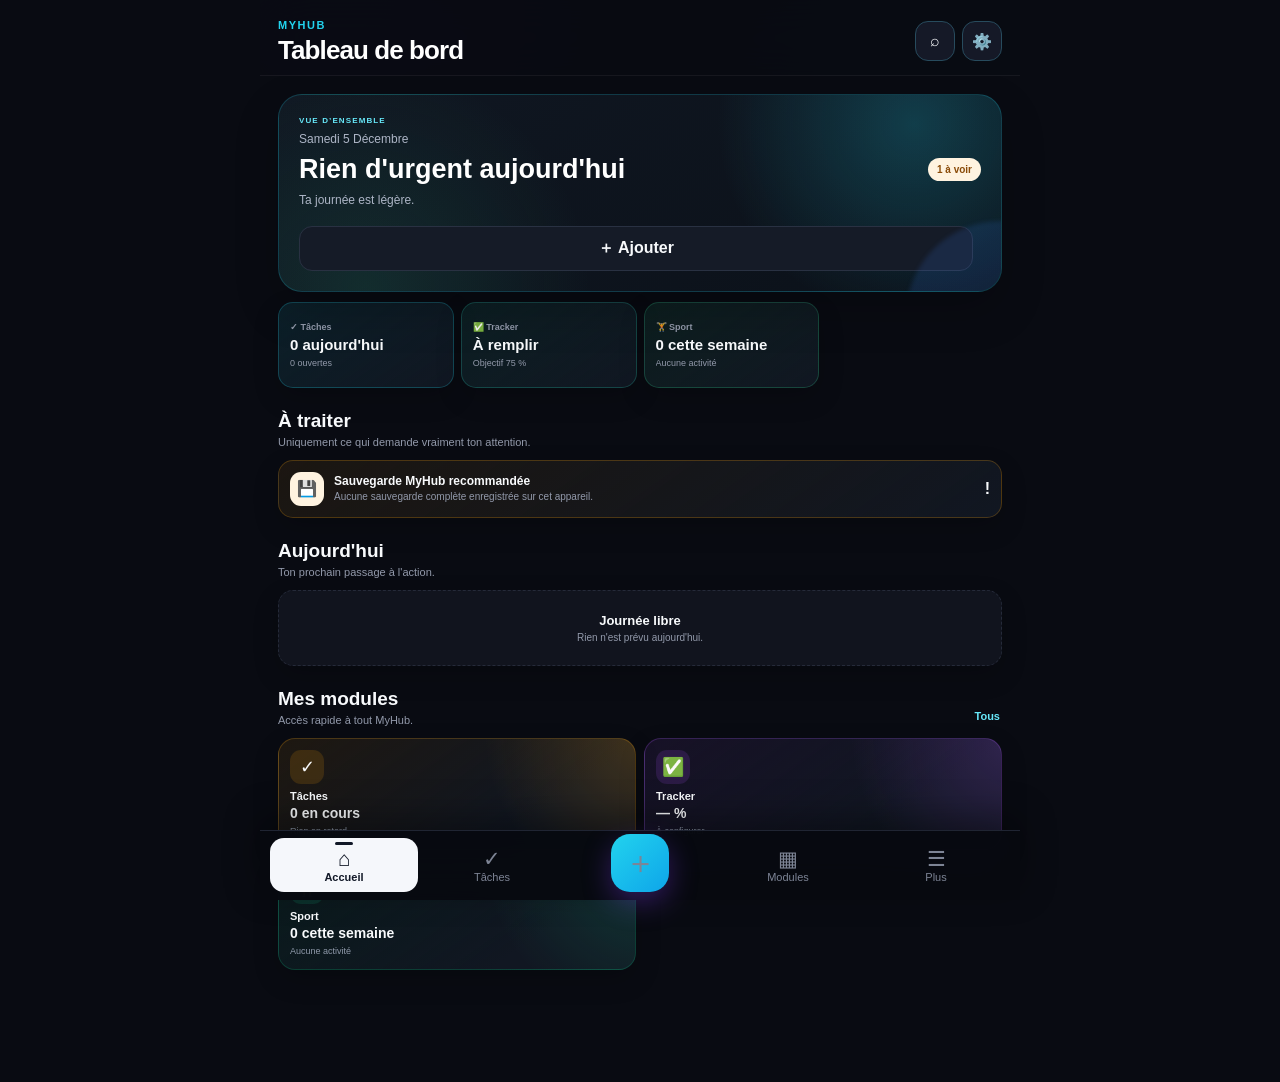
<file: index.html>
<!doctype html>
<html lang="fr">
<head>
  <meta charset="UTF-8" />
  <meta name="viewport" content="width=device-width, initial-scale=1, viewport-fit=cover" />
  <meta name="theme-color" content="#111827" />
  <meta name="apple-mobile-web-app-capable" content="yes" />
  <meta name="apple-mobile-web-app-status-bar-style" content="default" />
  <meta name="apple-mobile-web-app-title" content="MyHub" />
  <title>MyHub</title>
  <script>
    (() => {
      const saved = localStorage.getItem("myhub.theme.preference") || "dark";
      const resolved = saved === "auto"
        ? (matchMedia("(prefers-color-scheme: dark)").matches ? "dark" : "light")
        : saved;
      document.documentElement.dataset.themePreference = saved;
      document.documentElement.dataset.theme = resolved;
      document.documentElement.style.colorScheme = resolved;
    })();
  </script>
  <link rel="manifest" href="./manifest.webmanifest" />
  <link rel="apple-touch-icon" href="./assets/icons/icon-192.svg" />
  <link rel="stylesheet" href="./css/style.css?v=33.9" />
  <link rel="stylesheet" href="./css/dashboard.css?v=33.9" />
  <link rel="stylesheet" href="./css/stats.css?v=33.9" />
  <link rel="stylesheet" href="./css/stock.css?v=33.9" />
  <link rel="stylesheet" href="./css/tracker.css?v=33.9" />
  <link rel="stylesheet" href="./css/sport.css?v=33.9" />
  <link rel="stylesheet" href="./css/objectives.css?v=33.9" />
  <link rel="stylesheet" href="./css/planning.css?v=33.9" />
  <link rel="stylesheet" href="./css/maintenance.css?v=33.9" />
  <link rel="stylesheet" href="./css/living.css?v=33.9" />
  <link rel="stylesheet" href="./css/documents.css?v=33.9" />
  <link rel="stylesheet" href="./css/budget.css?v=33.9" />
  <link rel="stylesheet" href="./css/projects.css?v=33.9" />
  <link rel="stylesheet" href="./css/learning.css?v=33.9" />
  <link rel="stylesheet" href="./css/ideas.css?v=33.9" />
  <link rel="stylesheet" href="./css/search.css?v=33.9" />
  <link rel="stylesheet" href="./css/people.css?v=33.9" />
  <link rel="stylesheet" href="./css/meals.css?v=33.9" />
  <link rel="stylesheet" href="./css/rental.css?v=33.9" />
  <link rel="stylesheet" href="./css/notifications.css?v=33.9" />
  <link rel="stylesheet" href="./css/timeclock.css?v=33.9" />
</head>
<body>
  <div id="app">
    <header class="topbar">
      <div>
        <p class="eyebrow">MYHUB</p>
        <h1 id="page-title">Tableau de bord</h1>
      </div>
      <div class="topbar-actions"><button class="icon-btn" id="search-btn" aria-label="Rechercher">⌕</button><button class="icon-btn" id="settings-btn" aria-label="Réglages">⚙️</button></div>
    </header>

    <main id="view" class="view" aria-live="polite"></main>

    <nav class="bottom-nav" aria-label="Navigation principale">
      <button class="nav-item active" data-route="dashboard">
        <span>⌂</span><small>Accueil</small>
      </button>
      <button class="nav-item" data-route="tasks">
        <span>✓</span><small>Tâches</small>
      </button>
      <button class="nav-item nav-add" id="quick-add" aria-label="Ajouter">＋</button>
      <button class="nav-item" data-route="modules">
        <span>▦</span><small>Modules</small>
      </button>
      <button class="nav-item" data-route="settings">
        <span>☰</span><small>Plus</small>
      </button>
    </nav>
  </div>

  <div id="modal-root"></div>

  <script type="module" src="./js/app.js?v=33.9"></script>
</body>
</html>
</file>
<file: css/style.css>
:root {
  --bg: #f5f7fb;
  --surface: #ffffff;
  --surface-soft: #eef2f7;
  --text: #111827;
  --muted: #667085;
  --border: #e5e7eb;
  --accent: #111827;
  --success: #15803d;
  --danger: #b42318;
  --warning: #b54708;
  --shadow: 0 10px 30px rgba(17, 24, 39, .07);
  --radius: 20px;
}

* { box-sizing: border-box; }
html, body { margin: 0; min-height: 100%; background: var(--bg); color: var(--text); font-family: Inter, ui-sans-serif, -apple-system, BlinkMacSystemFont, "Segoe UI", sans-serif; }
button, input, textarea, select { font: inherit; }

body { padding-bottom: env(safe-area-inset-bottom); }

#app { min-height: 100vh; max-width: 760px; margin: 0 auto; background: var(--bg); }

.topbar {
  position: sticky; top: 0; z-index: 10;
  display: flex; align-items: center; justify-content: space-between;
  padding: calc(18px + env(safe-area-inset-top)) 18px 14px;
  background: rgba(245,247,251,.92);
  backdrop-filter: blur(18px);
  border-bottom: 1px solid rgba(229,231,235,.75);
}
.eyebrow { margin: 0 0 3px; font-size: 11px; font-weight: 800; letter-spacing: .14em; color: var(--muted); }
h1 { margin: 0; font-size: 26px; line-height: 1.05; }
h2 { font-size: 20px; margin: 0; }
h3 { margin: 0; font-size: 16px; }
p { line-height: 1.45; }

.view { padding: 18px 18px 110px; }

.icon-btn, .ghost-btn, .primary-btn, .danger-btn {
  border: 0; cursor: pointer; border-radius: 14px;
}
.icon-btn { width: 42px; height: 42px; background: var(--surface); box-shadow: var(--shadow); }
.primary-btn { background: var(--accent); color: white; padding: 12px 16px; font-weight: 700; }
.ghost-btn { background: var(--surface-soft); color: var(--text); padding: 10px 14px; font-weight: 700; }
.danger-btn { background: #fee4e2; color: var(--danger); padding: 10px 14px; font-weight: 700; }

.hero {
  background: linear-gradient(145deg,#111827,#263246);
  color: white;
  border-radius: 26px;
  padding: 22px;
  box-shadow: var(--shadow);
}
.hero .muted { color: #c7ced8; }
.hero strong { font-size: 30px; display: block; margin-top: 6px; }

.section { margin-top: 24px; }
.section-head { display: flex; align-items: center; justify-content: space-between; margin-bottom: 12px; }
.muted { color: var(--muted); }

.card-grid { display: grid; grid-template-columns: repeat(2, minmax(0,1fr)); gap: 12px; }
.module-card {
  border: 1px solid var(--border); background: var(--surface); border-radius: var(--radius);
  padding: 16px; box-shadow: var(--shadow); cursor: pointer; min-height: 132px;
}
.module-card .icon { font-size: 24px; }
.module-card .value { font-size: 24px; font-weight: 800; margin-top: 12px; }
.module-card .label { margin-top: 3px; font-weight: 700; }
.module-card .sub { margin-top: 8px; color: var(--muted); font-size: 13px; }

.list { display: grid; gap: 10px; }
.list-item {
  background: var(--surface); border: 1px solid var(--border); border-radius: 16px;
  padding: 14px; display: flex; gap: 12px; align-items: flex-start;
}
.list-item.done { opacity: .62; }
.list-item.done .task-title { text-decoration: line-through; }
.task-main { flex: 1; min-width: 0; }
.task-title { font-weight: 750; overflow-wrap: anywhere; }
.task-meta { color: var(--muted); font-size: 12px; margin-top: 5px; }
.task-desc { color: #475467; font-size: 13px; margin-top: 6px; white-space: pre-wrap; }
.checkbox {
  appearance: none; width: 24px; height: 24px; border-radius: 8px; border: 2px solid #98a2b3;
  margin: 0; cursor: pointer; display: grid; place-items: center; flex: 0 0 24px;
}
.checkbox:checked { background: var(--accent); border-color: var(--accent); }
.checkbox:checked::after { content: "✓"; color: white; font-weight: 900; font-size: 15px; }

.pills { display: flex; gap: 8px; overflow-x: auto; padding-bottom: 4px; }
.pill { white-space: nowrap; border: 1px solid var(--border); background: var(--surface); padding: 9px 12px; border-radius: 999px; cursor: pointer; }
.pill.active { background: var(--accent); color: white; border-color: var(--accent); }

.empty {
  text-align: center; padding: 30px 18px; color: var(--muted);
  background: var(--surface); border: 1px dashed #cfd4dc; border-radius: 18px;
}

.bottom-nav {
  position: fixed; left: 50%; transform: translateX(-50%); bottom: 0;
  width: min(760px,100%); z-index: 20;
  display: grid; grid-template-columns: repeat(5,1fr); align-items: end;
  padding: 8px 10px calc(8px + env(safe-area-inset-bottom));
  background: rgba(255,255,255,.96); backdrop-filter: blur(18px);
  border-top: 1px solid var(--border);
}
.nav-item {
  min-height: 52px; border: 0; background: transparent; color: #667085; cursor: pointer;
  display: flex; flex-direction: column; align-items: center; justify-content: center; gap: 2px;
}
.nav-item span { font-size: 21px; line-height: 1; }
.nav-item small { font-size: 11px; }
.nav-item.active { color: var(--text); font-weight: 800; }
.nav-add {
  width: 54px; height: 54px; min-height: 54px; border-radius: 18px; margin: -17px auto 0;
  background: var(--accent); color: white; font-size: 31px; box-shadow: 0 10px 25px rgba(17,24,39,.24);
}

.modal-backdrop {
  position: fixed; inset: 0; z-index: 100; background: rgba(17,24,39,.45);
  display: flex; align-items: flex-end; justify-content: center;
}
.modal {
  width: min(760px,100%); max-height: 90vh; overflow: auto;
  background: var(--surface); border-radius: 26px 26px 0 0;
  padding: 20px 18px calc(22px + env(safe-area-inset-bottom));
}
.modal-head { display: flex; justify-content: space-between; align-items: center; margin-bottom: 16px; }
.form-grid { display: grid; gap: 14px; }
.field { display: grid; gap: 6px; }
.field label { font-size: 13px; font-weight: 750; }
.field input, .field textarea, .field select {
  width: 100%; border: 1px solid #d0d5dd; border-radius: 13px; padding: 12px 13px; background: white; color: var(--text);
}
.field textarea { min-height: 90px; resize: vertical; }
.row { display: flex; gap: 10px; }
.row > * { flex: 1; }
.actions { display: flex; gap: 10px; justify-content: flex-end; margin-top: 8px; }

.settings-list { display: grid; gap: 10px; }
.setting-card { background: var(--surface); border:1px solid var(--border); border-radius: 16px; padding: 15px; }
.setting-card strong { display:block; margin-bottom:4px; }

.badge { display:inline-flex; align-items:center; border-radius:999px; padding:4px 8px; font-size:11px; font-weight:800; background:#eef2f6; }
.badge.danger { background:#fee4e2; color:var(--danger); }
.badge.success { background:#dcfae6; color:var(--success); }

@media (max-width: 390px) {
  .card-grid { grid-template-columns: 1fr; }
}

/* V18 — Consolidation Tâches */
.task-overview{display:grid;grid-template-columns:repeat(3,minmax(0,1fr));gap:8px;margin:12px 0}.task-overview article{background:#fff;border:1px solid var(--border);border-radius:14px;padding:11px}.task-overview span{display:block;color:var(--muted);font-size:10px}.task-overview strong{display:block;font-size:20px;margin-top:4px}.task-search-wrap{margin:10px 0}.task-search-wrap input{width:100%;border:1px solid var(--border);background:#fff;border-radius:14px;padding:12px 13px;font:inherit}.task-quick-actions{display:flex;gap:6px;flex-wrap:wrap;margin-top:9px}.task-mini-btn{border:1px solid #d0d5dd;background:#fff;color:#475467;border-radius:9px;padding:5px 8px;font-size:10px;font-weight:800;cursor:pointer}
@media(max-width:420px){.task-overview{grid-template-columns:repeat(3,1fr)}.task-overview article{padding:9px}.task-overview strong{font-size:17px}}


/* =========================================
   V20 — COHÉRENCE VISUELLE GLOBALE
========================================= */
:root{
  --radius-sm:12px;
  --radius-md:16px;
  --radius-lg:20px;
  --shadow-sm:0 4px 14px rgba(17,24,39,.045);
  --shadow-md:0 10px 30px rgba(17,24,39,.07);
  --focus:0 0 0 3px rgba(17,24,39,.10);
}
.topbar-actions{display:flex;gap:8px;align-items:center}
.app-panel,
.tracker-settings-card,
.tracker-config-card,
.sport-card,
.objective-card,
.planning-card,
.maintenance-card,
.documents-card,
.budget-card,
.project-card,
.learning-card,
.idea-card,
.living-card,
.dashboard-module,
.dashboard-alert{
  border:1px solid var(--border);
  border-radius:var(--radius-md);
  background:var(--surface);
  box-shadow:var(--shadow-sm);
}
.app-card{
  border:1px solid var(--border);
  border-radius:var(--radius-md);
  background:var(--surface);
  box-shadow:var(--shadow-sm);
}
.app-badge{
  display:inline-flex;
  align-items:center;
  justify-content:center;
  min-width:24px;
  height:24px;
  padding:0 8px;
  border-radius:999px;
  background:var(--surface-soft);
  color:var(--muted);
  font-size:10px;
  font-weight:850;
}
button,.module-card,.dashboard-module,.dashboard-alert,.living-card{
  -webkit-tap-highlight-color:transparent;
}
button:focus-visible,input:focus-visible,textarea:focus-visible,select:focus-visible{
  outline:none;
  box-shadow:var(--focus);
}
.primary-btn,.ghost-btn,.danger-btn{
  min-height:42px;
  display:inline-flex;
  align-items:center;
  justify-content:center;
  gap:6px;
}
.primary-btn{box-shadow:0 5px 14px rgba(17,24,39,.12)}
.icon-btn{display:grid;place-items:center}
.section-head h2,.section-head h3{letter-spacing:-.01em}
.section-head>div>p,.section-head>.muted{font-size:11px}
.field input,.field textarea,.field select{
  min-height:46px;
  border-radius:var(--radius-sm);
  transition:border-color .15s ease,box-shadow .15s ease;
}
.field input:focus,.field textarea:focus,.field select:focus{
  border-color:#98a2b3;
}
.modal{box-shadow:0 -18px 60px rgba(17,24,39,.15)}
.modal-head{position:sticky;top:-20px;z-index:3;background:var(--surface);padding-top:20px;padding-bottom:10px}
.pill,
.tracker-tab,.sport-tab,.living-tab,
.objectives-tab,.planning-tab,.maintenance-tab,
.documents-tab,.budget-tab,.projects-tab,.learning-tab,.ideas-tab{
  min-height:38px;
  font-weight:800;
}
.list-item{box-shadow:var(--shadow-sm)}
.empty{box-shadow:none}
@media(max-width:520px){
  .view{padding-left:14px;padding-right:14px}
  .topbar{padding-left:14px;padding-right:14px}
  .section{margin-top:20px}
  .modal{padding-left:14px;padding-right:14px}
}


/* =========================================
   V21 — SAUVEGARDE & RESTAURATION ROBUSTE
========================================= */
.backup-main-card{display:grid;gap:14px}
.backup-card-head{display:flex;justify-content:space-between;gap:12px;align-items:flex-start}
.backup-card-head p{margin:5px 0 0;font-size:11px}
.backup-status{display:inline-flex;align-items:center;white-space:nowrap;padding:6px 9px;border-radius:999px;font-size:9px;font-weight:900}
.backup-status.success{background:#dcfae6;color:var(--success)}
.backup-status.danger{background:#fff3e0;color:var(--warning)}
.backup-last{padding:12px;border:1px solid var(--border);border-radius:14px;background:var(--surface-soft)}
.backup-last span,.backup-last strong,.backup-last small{display:block}
.backup-last span{font-size:9px;color:var(--muted);font-weight:800;text-transform:uppercase;letter-spacing:.06em}
.backup-last strong{margin-top:4px;font-size:13px}
.backup-last small{margin-top:3px;color:var(--muted);font-size:10px}
.backup-export-success,.backup-export-error{margin-top:10px;border-radius:13px;padding:11px 12px;font-size:10px;line-height:1.45}
.backup-export-success{background:#dcfae6;color:#166534}
.backup-export-error{background:#fee4e2;color:var(--danger)}
.backup-export-success strong,.backup-export-success span,.backup-export-success small{display:block}
.backup-export-success span{margin-top:3px}
.backup-export-success small{margin-top:4px;opacity:.8;overflow-wrap:anywhere}
.backup-reminder-row{display:flex;justify-content:space-between;align-items:center;gap:10px;margin-top:10px}
.backup-reminder-row label{font-size:11px;color:var(--muted)}
.backup-reminder-row select{border:1px solid var(--border);background:#fff;border-radius:12px;padding:9px 11px}
.backup-history{display:grid;gap:7px;margin-top:9px}
.backup-history-row{display:flex;align-items:center;justify-content:space-between;gap:10px;padding:9px 0;border-bottom:1px solid #eef0f3}
.backup-history-row:last-child{border-bottom:0}
.backup-history-row strong,.backup-history-row small{display:block}
.backup-history-row strong{font-size:11px}
.backup-history-row small,.backup-history-row>span{font-size:9px;color:var(--muted);margin-top:2px}
.backup-preview-grid{display:grid;grid-template-columns:repeat(2,minmax(0,1fr));gap:8px}
.backup-preview-grid article{border:1px solid var(--border);background:var(--surface-soft);border-radius:13px;padding:10px}
.backup-preview-grid span,.backup-preview-grid strong{display:block}
.backup-preview-grid span{font-size:8px;color:var(--muted);text-transform:uppercase;font-weight:850;letter-spacing:.05em}
.backup-preview-grid strong{font-size:11px;margin-top:4px;overflow-wrap:anywhere}
.backup-validation{padding:10px 12px;border-radius:13px;margin-top:12px}
.backup-validation p{margin:3px 0;font-size:10px;line-height:1.4}
.backup-validation.success{background:#dcfae6;color:#166534}
.backup-validation.warning{background:#fff3e0;color:#92400e}
.backup-validation.danger{background:#fee4e2;color:var(--danger)}
.backup-checksum{margin-top:12px;padding:10px 12px;border:1px solid var(--border);border-radius:13px}
.backup-checksum span,.backup-checksum code{display:block}
.backup-checksum span{font-size:9px;color:var(--muted);font-weight:800}
.backup-checksum code{margin-top:4px;font-size:10px;overflow-wrap:anywhere}
.backup-restore-choice{display:grid;gap:8px;margin-top:14px}
.backup-choice-card{width:100%;text-align:left;border:1px solid var(--border);background:#fff;border-radius:14px;padding:12px;cursor:pointer}
.backup-choice-card strong,.backup-choice-card small{display:block}
.backup-choice-card strong{font-size:12px}
.backup-choice-card small{color:var(--muted);font-size:10px;line-height:1.4;margin-top:4px}
.backup-choice-card:disabled{opacity:.55}
.backup-safety-note{margin-top:12px;padding:11px 12px;border-radius:13px;background:#eef4ff;border:1px solid #d1e0ff}
.backup-safety-note strong{font-size:11px}
.backup-safety-note p{margin:4px 0 0;font-size:10px;color:#475467;line-height:1.45}
@media(max-width:430px){.backup-card-head{display:grid}.backup-preview-grid{grid-template-columns:1fr 1fr}}


/* =========================================
   V27 — UX générale & navigation mobile
========================================= */
.topbar{padding-bottom:11px;min-height:76px}
.topbar-actions{gap:7px}.topbar-actions .icon-btn{width:40px;height:40px;border-radius:13px}
.bottom-nav{padding-top:7px;box-shadow:0 -10px 30px rgba(17,24,39,.06)}
.nav-item{position:relative;border-radius:14px;min-height:54px;transition:background .12s ease,color .12s ease,transform .12s ease}
.nav-item:active{transform:scale(.96)}
.nav-item.active:not(.nav-add){background:#f2f4f7;color:#111827}
.nav-item.active:not(.nav-add)::before{content:"";position:absolute;top:4px;width:18px;height:3px;border-radius:999px;background:#111827}
.nav-add{width:58px;height:58px;min-height:58px;border-radius:19px;margin:-20px auto 0;box-shadow:0 12px 28px rgba(17,24,39,.25)}
.modules-v27-head{margin-bottom:10px}.modules-v27-head p{margin:4px 0 0;font-size:12px}
.modules-v27-search{display:flex;align-items:center;gap:8px;background:#fff;border:1px solid var(--border);border-radius:15px;padding:0 12px;margin-bottom:12px}
.modules-v27-search span{color:#667085;font-size:18px}.modules-v27-search input{width:100%;border:0;outline:0;background:transparent;padding:12px 0;color:var(--text);font:inherit}
.modules-v27-grid{display:grid;grid-template-columns:repeat(2,minmax(0,1fr));gap:9px}.modules-v27-card{display:grid;grid-template-columns:38px minmax(0,1fr) 12px;gap:9px;align-items:center;background:#fff;border:1px solid var(--border);border-radius:16px;padding:12px;cursor:pointer;min-width:0;transition:transform .12s ease}.modules-v27-card:active{transform:scale(.985)}.modules-v27-icon{width:38px;height:38px;display:grid;place-items:center;background:#f5f7fa;border-radius:12px;font-size:18px}.modules-v27-copy{min-width:0}.modules-v27-copy strong{display:block;font-size:12px}.modules-v27-copy span{display:block;color:var(--muted);font-size:9px;line-height:1.35;margin-top:3px;display:-webkit-box;-webkit-line-clamp:2;-webkit-box-orient:vertical;overflow:hidden}.modules-v27-card b{color:#98a2b3;font-size:18px}
@media(max-width:430px){.topbar{padding-top:calc(15px + env(safe-area-inset-top));padding-bottom:10px}.topbar h1{font-size:24px}.view{padding-top:14px}.nav-item small{font-size:10px}.nav-item span{font-size:20px}.modules-v27-grid{grid-template-columns:1fr}.modules-v27-card{padding:11px}}


/* MyHub V32 — Tâches & ordre des modules */
.modules-v32{display:grid;gap:14px}
.modules-v32-group{display:grid;gap:8px}
.modules-v32-group-head{display:flex;align-items:flex-end;justify-content:space-between;gap:12px;padding:3px 2px 0}
.modules-v32-group-head h3{margin:0;font-size:14px}
.modules-v32-group-head p{margin:3px 0 0;color:var(--muted);font-size:10px;line-height:1.35}
.modules-v32-group-head>span{font-size:10px;color:var(--muted);background:var(--surface-soft);border-radius:999px;padding:3px 7px}

.tasks-v32{display:grid;gap:12px}
.task-overview-v32{margin:0}
.task-overview-v32 article{display:grid;gap:2px}
.task-overview-v32 article.attention{border-color:#f0b8ad;background:#fff8f6}
.task-overview-v32 small{font-size:9px;color:var(--muted);line-height:1.25}
.task-primary-tabs{display:flex;gap:6px;overflow-x:auto;padding:2px 0;scrollbar-width:none}
.task-primary-tabs::-webkit-scrollbar{display:none}
.task-primary-tabs button{flex:0 0 auto;border:1px solid var(--border);background:var(--surface);color:var(--muted);border-radius:12px;padding:8px 10px;font-size:10px;font-weight:850;white-space:nowrap}
.task-primary-tabs button span{display:inline-grid;place-items:center;min-width:19px;height:19px;margin-left:4px;border-radius:999px;background:var(--surface-soft);font-size:8px}
.task-primary-tabs button.active{background:var(--text);border-color:var(--text);color:var(--surface)}
.task-primary-tabs button.active span{background:rgba(255,255,255,.14)}
.task-linked-filters{display:flex;gap:6px;overflow-x:auto;scrollbar-width:none}
.task-linked-filters::-webkit-scrollbar{display:none}
.task-linked-filters button{flex:0 0 auto;border:0;background:var(--surface-soft);color:var(--muted);border-radius:999px;padding:7px 10px;font-size:9px;font-weight:800}
.task-linked-filters button.active{background:color-mix(in srgb,var(--accent) 13%,var(--surface));color:var(--accent)}
.task-context-banner{display:flex;align-items:center;justify-content:space-between;gap:10px;padding:10px 12px;border-radius:14px;border:1px solid color-mix(in srgb,var(--accent) 30%,var(--border));background:color-mix(in srgb,var(--accent) 7%,var(--surface))}
.task-context-banner>div{display:grid;gap:2px;min-width:0}.task-context-banner span{font-size:8px;color:var(--muted);text-transform:uppercase;font-weight:900}.task-context-banner strong{font-size:11px;white-space:nowrap;overflow:hidden;text-overflow:ellipsis}
.task-context-banner .ghost-btn{font-size:9px;padding:7px 9px;white-space:nowrap}
.task-view-heading{display:flex;justify-content:space-between;align-items:center;padding:0 2px}
.task-view-heading>div{display:flex;align-items:center;gap:7px}.task-view-heading strong{font-size:12px}.task-view-heading span{font-size:9px;color:var(--muted)}
.task-list-v32{margin-top:0!important}
.task-priority.high{background:#fff0ed;color:#b13d2f;border-color:#f0c2b8}
.task-priority.low{background:#f3f5f7;color:#697386}
.task-empty-v32{font-size:11px;line-height:1.45}

@media(max-width:430px){
  .modules-v32-group-head p{max-width:250px}
  .task-overview-v32{grid-template-columns:repeat(3,minmax(0,1fr))}
  .task-overview-v32 article{padding:9px}
  .task-context-banner{align-items:flex-start;flex-direction:column}
}


/* MyHub V33 — fiabilité et simplification */
.task-primary-tabs button[data-filter="automatic"]{border-style:dashed}
.tracker-cleanup-card{border-color:#ead8a4;background:#fffaf0}
.tracker-cleanup-list{display:grid;gap:5px;margin-top:8px}
.tracker-cleanup-list span{font-size:10px;font-weight:750}
.tracker-cleanup-list small{color:var(--muted);font-weight:500}


/* MyHub V33.1 — version dans les Réglages */
.settings-version-card{display:grid;gap:13px;background:linear-gradient(145deg,#111827,#263246);color:#fff;border-color:transparent}
.settings-version-head{display:flex;align-items:flex-start;justify-content:space-between;gap:12px}
.settings-version-head>div{display:grid;gap:4px}
.settings-version-eyebrow{font-size:8px;font-weight:900;letter-spacing:.13em;color:#b9c2cf}
.settings-version-head strong{font-size:25px;line-height:1}
.settings-version-badge{flex:0 0 auto;border-radius:999px;padding:5px 8px;background:rgba(255,255,255,.1);font-size:8px;font-weight:850;color:#e7ebf0}
.settings-release{display:grid;gap:4px;padding-top:11px;border-top:1px solid rgba(255,255,255,.12)}
.settings-release>span{font-size:8px;text-transform:uppercase;font-weight:850;color:#aeb8c7}
.settings-release>strong{font-size:12px}
.settings-release p{margin:0;font-size:10px;line-height:1.45;color:#d0d6df}
.settings-version-card .ghost-btn{justify-self:start;background:rgba(255,255,255,.11);color:#fff}
.release-modal-summary{display:grid;gap:5px;padding:12px;border-radius:15px;background:var(--surface-soft)}
.release-modal-summary span{font-size:8px;font-weight:850;text-transform:uppercase;color:var(--muted)}
.release-modal-summary strong{font-size:13px}
.release-modal-summary p{margin:0;color:var(--muted);font-size:10px;line-height:1.45}
.release-modal-list{display:grid;gap:8px;margin-top:12px}
.release-modal-list>div{display:grid;grid-template-columns:22px minmax(0,1fr);gap:7px;align-items:start}
.release-modal-list>div>span{display:grid;place-items:center;width:20px;height:20px;border-radius:7px;background:#eaf7ee;color:#15803d;font-size:10px;font-weight:900}
.release-modal-list p{margin:2px 0 0;font-size:10px;line-height:1.45}


/* MyHub V33.2 — Tâches cliquables & dossiers */
.task-folders-panel{display:grid;gap:10px;margin:12px 0 14px;padding:12px;border:1px solid var(--border);border-radius:18px;background:var(--surface)}
.task-folders-head{display:flex;align-items:center;justify-content:space-between;gap:10px}
.task-folders-head>div:first-child{display:grid;gap:2px}.task-folders-head>div:first-child>strong{font-size:12px}.task-folders-head>div:first-child>span{font-size:9px;color:var(--muted)}
.task-folders-actions{display:flex;gap:6px;flex-wrap:wrap}.task-folders-actions .ghost-btn,.task-folders-actions .primary-btn{padding:8px 10px;font-size:9px;border-radius:11px}
.task-folder-strip{display:flex;gap:6px;overflow-x:auto;padding:1px 0 4px;scrollbar-width:none}.task-folder-strip::-webkit-scrollbar{display:none}
.task-folder-chip{flex:0 0 auto;border:1px solid var(--border);background:var(--surface-soft);color:var(--text);border-radius:999px;padding:8px 10px;font-size:9px;font-weight:800;white-space:nowrap}
.task-folder-chip span{margin-left:4px;opacity:.65}.task-folder-chip.active{background:var(--text);border-color:var(--text);color:var(--surface)}
.task-row-clickable{cursor:pointer}.task-row-clickable .task-title{text-decoration-thickness:1px;text-underline-offset:3px}
.task-row-clickable:active{transform:scale(.995)}
.task-row-system{cursor:pointer}
.task-folder-manager-list{display:grid;gap:8px}.task-folder-manager-row{display:flex;align-items:center;justify-content:space-between;gap:10px;padding:10px;border:1px solid var(--border);border-radius:14px}
.task-folder-manager-row>div:first-child{display:flex;align-items:center;gap:8px;min-width:0}.task-folder-manager-row strong{font-size:11px;overflow:hidden;text-overflow:ellipsis}
.task-folder-manager-row>small{font-size:8px;color:var(--muted)}
.task-folder-manager-actions{display:flex;gap:5px;flex:0 0 auto}.task-folder-manager-actions button{padding:7px 9px;font-size:8px}
.task-folder-manager-note{margin-top:10px;padding:10px;border-radius:12px;background:var(--surface-soft);font-size:9px;color:var(--muted);line-height:1.45}
@media(max-width:430px){.task-folders-head{align-items:flex-start;flex-direction:column}.task-folders-actions{width:100%}.task-folders-actions button{flex:1}}


/* MyHub V33.4 — système de mise à jour intégré */
.settings-update-box{display:grid;gap:8px;padding:11px;border-radius:15px;background:rgba(255,255,255,.08);border:1px solid rgba(255,255,255,.1)}
.settings-update-line{display:flex;align-items:center;justify-content:space-between;gap:10px}
.settings-update-line span{font-size:8px;color:#b9c2cf;text-transform:uppercase;font-weight:850}
.settings-update-line strong{font-size:10px;color:#fff}
.settings-update-status{padding:8px 9px;border-radius:11px;font-size:9px;font-weight:750;line-height:1.4}
.settings-update-status.checking{background:rgba(255,255,255,.08);color:#d6dde8}
.settings-update-status.current{background:rgba(22,163,74,.18);color:#c8f7d4}
.settings-update-status.available{background:rgba(245,158,11,.2);color:#ffe3a3}
.settings-update-status.installing{background:rgba(59,130,246,.2);color:#d9e9ff}
.settings-update-status.offline{background:rgba(255,255,255,.08);color:#d6dde8}
.settings-update-actions{display:flex;gap:7px;flex-wrap:wrap}
.settings-update-actions button{font-size:8px;padding:8px 10px}
.settings-update-actions [hidden]{display:none!important}
.app-update-banner{position:fixed;z-index:9999;left:max(12px,env(safe-area-inset-left));right:max(12px,env(safe-area-inset-right));bottom:calc(78px + env(safe-area-inset-bottom));display:grid;grid-template-columns:minmax(0,1fr) auto auto;align-items:center;gap:9px;padding:11px 12px;border-radius:17px;background:#111827;color:#fff;box-shadow:0 14px 38px rgba(0,0,0,.28);border:1px solid rgba(255,255,255,.12)}
.app-update-banner>div{display:grid;gap:2px;min-width:0}
.app-update-banner strong{font-size:10px}
.app-update-banner span{font-size:8px;color:#c8d0dc;white-space:nowrap;overflow:hidden;text-overflow:ellipsis}
.app-update-banner-btn{border:0;border-radius:11px;padding:9px 11px;background:#fff;color:#111827;font-size:8px;font-weight:900;white-space:nowrap}
.app-update-banner-btn:disabled{opacity:.72}
.app-update-banner-close{display:grid;place-items:center;width:28px;height:28px;border:0;border-radius:9px;background:rgba(255,255,255,.09);color:#fff;font-size:16px}
@media(max-width:430px){.app-update-banner{grid-template-columns:minmax(0,1fr) auto}.app-update-banner-btn{grid-column:1/-1;width:100%}.app-update-banner-close{position:absolute;right:8px;top:8px}.app-update-banner>div{padding-right:28px}}


/* V33.6 — MyHub modulaire et progressif */
.modules-v36{display:grid;gap:16px}
.modules-v36-hero{display:flex;align-items:flex-end;justify-content:space-between;gap:14px;padding:18px;border-radius:22px;background:linear-gradient(145deg,#111827,#273449);color:#fff}
.modules-v36-hero h2{margin:3px 0 6px;font-size:20px}.modules-v36-hero p{margin:0;max-width:560px;font-size:10px;line-height:1.5;color:#cbd5e1}
.modules-v36-count{display:grid;justify-items:end;flex:0 0 auto}.modules-v36-count strong{font-size:28px}.modules-v36-count span{font-size:8px;text-transform:uppercase;letter-spacing:.08em;color:#cbd5e1;font-weight:800}
.modules-v36-section{display:grid;gap:10px}.modules-v36-section-head{display:flex;align-items:center;justify-content:space-between;gap:12px}.modules-v36-section-head h3{margin:0;font-size:15px}.modules-v36-section-head p{margin:3px 0 0;font-size:9px;color:var(--muted)}.modules-v36-section-head>span{display:grid;place-items:center;min-width:28px;height:28px;border-radius:10px;background:var(--surface-soft);font-size:10px;font-weight:900}
.modules-v36-grid{display:grid;gap:12px}.modules-v36-group{display:grid;gap:7px}.modules-v36-group-label{display:flex;align-items:baseline;gap:7px;padding:0 3px}.modules-v36-group-label strong{font-size:10px}.modules-v36-group-label span{font-size:8px;color:var(--muted)}
.modules-v36-card{display:grid;grid-template-columns:minmax(0,1fr) auto;align-items:center;gap:10px;padding:10px;border:1px solid var(--border);border-radius:17px;background:var(--surface)}
.modules-v36-card.is-available{background:var(--surface-soft)}.modules-v36-open{display:grid;grid-template-columns:38px minmax(0,1fr);align-items:center;gap:10px;border:0;background:none;color:var(--text);padding:0;text-align:left}.modules-v36-open:disabled{opacity:1}.modules-v36-open:not(:disabled){cursor:pointer}.modules-v36-actions{display:flex;justify-content:flex-end}.modules-v36-actions button{padding:8px 10px;font-size:8px}.modules-v36-core{display:inline-flex;padding:6px 8px;border-radius:999px;background:var(--surface-soft);font-size:7px;font-weight:850;text-transform:uppercase;color:var(--muted);white-space:nowrap}
.modules-v36-library{padding-top:5px;border-top:1px solid var(--border)}.modules-v36-note{padding:12px;border-radius:15px;background:var(--surface-soft)}.modules-v36-note strong{font-size:10px}.modules-v36-note p{margin:4px 0 0;font-size:9px;line-height:1.45;color:var(--muted)}
@media(max-width:430px){.modules-v36-hero{align-items:flex-start;flex-direction:column}.modules-v36-count{justify-items:start}.modules-v36-card{grid-template-columns:1fr}.modules-v36-actions{justify-content:stretch}.modules-v36-actions button{width:100%}.modules-v36-group-label{align-items:flex-start;flex-direction:column;gap:2px}}


/* =========================================================
   V33.7 — MYHUB FRIENDLY UI / DARK MODERN
========================================================= */
:root{
  --accent:#7c3aed;
  --accent-2:#a855f7;
  --accent-soft:rgba(124,58,237,.12);
  --app-bg:#f5f7fb;
  --surface:#ffffff;
  --surface-soft:#f0f3f8;
  --surface-raised:#ffffff;
  --text:#111827;
  --muted:#667085;
  --border:#e4e7ec;
  --danger:#ef4444;
  --warning:#f59e0b;
  --success:#22c55e;
  --shadow:0 10px 28px rgba(17,24,39,.08);
  --shadow-soft:0 7px 22px rgba(17,24,39,.055);
  --nav-bg:rgba(255,255,255,.92);
}
html[data-theme="dark"]{
  --app-bg:#090b12;
  --surface:#11141e;
  --surface-soft:#171b28;
  --surface-raised:#151927;
  --text:#f8fafc;
  --muted:#9299aa;
  --border:#252a39;
  --accent:#9b4dff;
  --accent-2:#d946ef;
  --accent-soft:rgba(155,77,255,.15);
  --danger:#fb7185;
  --warning:#fbbf24;
  --success:#34d399;
  --shadow:0 16px 38px rgba(0,0,0,.26);
  --shadow-soft:0 10px 26px rgba(0,0,0,.18);
  --nav-bg:rgba(10,12,19,.92);
}
html,body{background:var(--app-bg);color:var(--text)}
body{
  background:
    radial-gradient(circle at 8% -10%, rgba(124,58,237,.10), transparent 28%),
    radial-gradient(circle at 92% 3%, rgba(59,130,246,.07), transparent 26%),
    var(--app-bg);
}
html[data-theme="dark"] body{
  background:
    radial-gradient(circle at 0% -10%, rgba(147,51,234,.20), transparent 30%),
    radial-gradient(circle at 100% 8%, rgba(37,99,235,.13), transparent 30%),
    var(--app-bg);
}
.topbar{
  background:linear-gradient(to bottom,var(--app-bg) 68%,transparent);
  color:var(--text);
}
.topbar .eyebrow{color:var(--accent)}
.topbar h1{letter-spacing:-.035em}
.view{padding-bottom:112px}
.icon-btn{
  background:var(--surface-soft);
  color:var(--text);
  box-shadow:none;
  border:1px solid var(--border);
}
.primary-btn{
  background:linear-gradient(135deg,var(--accent),var(--accent-2));
  color:#fff;
  box-shadow:0 8px 20px rgba(124,58,237,.22);
}
.ghost-btn{background:var(--surface-soft);color:var(--text);border:1px solid var(--border)}
.danger-btn{background:rgba(239,68,68,.13);color:var(--danger);border:1px solid rgba(239,68,68,.16)}
.setting-card,.list-item,.module-card,.app-card,.app-panel{
  background:var(--surface);
  color:var(--text);
  border-color:var(--border);
  box-shadow:var(--shadow-soft);
}
.muted,.task-meta,.task-desc{color:var(--muted)}
.field input,.field textarea,.field select,
.task-search-wrap input,.modules-v27-search input{
  background:var(--surface-soft);
  color:var(--text);
  border-color:var(--border);
}
.field input::placeholder,.field textarea::placeholder,
.task-search-wrap input::placeholder,.modules-v27-search input::placeholder{color:var(--muted)}
.modal{background:var(--surface);color:var(--text)}
.modal-head{background:var(--surface)}
.modal-backdrop{background:rgba(0,0,0,.66);backdrop-filter:blur(4px)}
.badge{background:var(--surface-soft);color:var(--muted)}
.empty{background:var(--surface);border-color:var(--border);color:var(--muted)}
.bottom-nav{
  background:var(--nav-bg);
  border-top-color:var(--border);
  backdrop-filter:blur(22px) saturate(150%);
}
.nav-item{color:var(--muted)}
.nav-item.active{color:var(--accent)}
.nav-add{
  background:linear-gradient(135deg,var(--accent),var(--accent-2));
  box-shadow:0 10px 28px rgba(124,58,237,.35);
}
.pill,.task-primary-tabs button,.task-linked-filters button,.task-folder-chip{
  background:var(--surface);
  color:var(--muted);
  border-color:var(--border);
}
.pill.active,.task-primary-tabs button.active,.task-linked-filters button.active,.task-folder-chip.active{
  color:#fff;
  background:linear-gradient(135deg,var(--accent),var(--accent-2));
  border-color:transparent;
}

/* Apparence */
.settings-appearance-card{display:grid;gap:13px}
.settings-appearance-head p{margin:5px 0 0;font-size:10px;line-height:1.45}
.theme-choice-grid{display:grid;grid-template-columns:repeat(3,minmax(0,1fr));gap:8px}
.theme-choice{
  display:grid;gap:6px;text-align:left;padding:10px;border:1px solid var(--border);
  background:var(--surface-soft);color:var(--text);border-radius:15px;cursor:pointer
}
.theme-choice.active{border-color:var(--accent);box-shadow:0 0 0 2px var(--accent-soft)}
.theme-choice strong{font-size:10px}.theme-choice small{font-size:8px;color:var(--muted)}
.theme-preview{height:44px;border-radius:10px;padding:7px;display:grid;grid-template-columns:1.4fr .8fr;grid-template-rows:1fr 1fr;gap:4px;overflow:hidden}
.theme-preview i{display:block;border-radius:4px}
.theme-preview i:first-child{grid-row:1/-1}
.theme-preview.dark{background:#080a11}.theme-preview.dark i{background:#242939}.theme-preview.dark i:first-child{background:linear-gradient(145deg,#452070,#17234a)}
.theme-preview.light{background:#f7f8fb}.theme-preview.light i{background:#e4e7ec}.theme-preview.light i:first-child{background:linear-gradient(145deg,#eee8ff,#e5f0ff)}
.theme-preview.auto{background:linear-gradient(90deg,#080a11 50%,#f7f8fb 50%)}.theme-preview.auto i{background:rgba(124,58,237,.45)}

/* Tâches V33.7 */
.tasks-v32 .section-head{align-items:flex-start}
.tasks-v32 .section-head h2{font-size:25px;letter-spacing:-.035em}
.task-folders-panel{
  background:var(--surface);border:1px solid var(--border);box-shadow:var(--shadow-soft);
  border-radius:18px;padding:12px;margin-top:13px
}
.task-folders-head strong{color:var(--text)}
.task-folders-head span{color:var(--muted)}
.task-overview-v32 article{
  background:var(--surface);border-color:var(--border);box-shadow:var(--shadow-soft)
}
.task-overview-v32 article.attention{background:linear-gradient(145deg,rgba(239,68,68,.12),var(--surface));border-color:rgba(239,68,68,.20)}
.task-primary-tabs{
  display:flex!important;overflow-x:auto;gap:7px;padding:3px 0 6px;
  scrollbar-width:none
}
.task-primary-tabs::-webkit-scrollbar{display:none}
.task-primary-tabs button{flex:0 0 auto;border-radius:12px}
.task-view-heading{margin-top:13px}
.task-view-heading strong{font-size:15px;letter-spacing:-.015em}
.task-list-v32{gap:8px}
.task-list-v32 .list-item{
  border-radius:15px;background:var(--surface);border-color:var(--border);
  box-shadow:var(--shadow-soft)
}
.task-list-v32 .list-item:hover{border-color:color-mix(in srgb,var(--accent) 36%,var(--border))}
.checkbox{border-color:#5d6474;background:transparent}
.task-priority.high{background:rgba(239,68,68,.12);color:var(--danger)}

/* Modules — blocs visuels */
.modules-v36{display:grid;gap:17px}
.modules-v36-hero{
  background:linear-gradient(145deg,#171126,#111827 60%,#0c1731);
  color:#fff;border:1px solid rgba(255,255,255,.08);border-radius:24px;
  box-shadow:var(--shadow);padding:18px
}
.modules-v36-hero h2{font-size:24px;letter-spacing:-.035em}
.modules-v36-hero>div>p:last-child{color:#aeb5c5}
.modules-v36-count{background:rgba(255,255,255,.08);border-color:rgba(255,255,255,.10)}
.modules-v36-section{display:grid;gap:10px}
.modules-v36-section-head h3{font-size:17px}
.modules-v36-section-head p{color:var(--muted)}
.modules-v36-grid{
  display:grid!important;grid-template-columns:repeat(2,minmax(0,1fr));gap:10px!important
}
.modules-v37-card{
  --module-accent:124,58,237;
  min-height:184px;display:flex;flex-direction:column;justify-content:space-between;
  border-radius:19px;padding:0;overflow:hidden;position:relative;
  border:1px solid rgba(var(--module-accent),.25);
  background:
    radial-gradient(circle at 110% -5%,rgba(var(--module-accent),.20),transparent 44%),
    linear-gradient(145deg,var(--surface),color-mix(in srgb,var(--surface) 92%,rgb(var(--module-accent))));
  box-shadow:var(--shadow-soft)
}
.modules-v37-card::after{
  content:"";position:absolute;inset:0;pointer-events:none;
  background:linear-gradient(145deg,rgba(var(--module-accent),.045),transparent 45%)
}
.modules-v37-open{
  position:relative;z-index:1;border:0;background:transparent;color:var(--text);
  text-align:left;padding:13px 13px 6px;display:grid;gap:6px;cursor:pointer
}
.modules-v37-open:disabled{cursor:default}
.modules-v37-icon{
  width:42px;height:42px;display:grid;place-items:center;font-size:20px;border-radius:13px;
  background:rgba(var(--module-accent),.16);border:1px solid rgba(var(--module-accent),.20)
}
.modules-v37-category{font-size:8px;text-transform:uppercase;letter-spacing:.07em;color:var(--muted);font-weight:850}
.modules-v37-open strong{font-size:15px;letter-spacing:-.02em}
.modules-v37-open p{margin:0;color:var(--muted);font-size:9px;line-height:1.4;display:-webkit-box;-webkit-line-clamp:3;-webkit-box-orient:vertical;overflow:hidden}
.modules-v37-footer{
  position:relative;z-index:1;display:flex;justify-content:space-between;align-items:center;
  gap:7px;padding:8px 11px 11px
}
.modules-v37-status{font-size:8px;font-weight:850;border-radius:999px;padding:5px 7px}
.modules-v37-status.active,.modules-v37-status.core{background:rgba(52,211,153,.13);color:var(--success)}
.modules-v37-status.inactive{background:var(--surface-soft);color:var(--muted)}
.modules-v37-toggle{
  border:0;border-radius:10px;background:var(--surface-soft);color:var(--muted);
  padding:7px 8px;font-size:8px;font-weight:850;cursor:pointer
}
.modules-v37-toggle.activate{background:rgba(52,211,153,.14);color:var(--success)}
.module-tone-sport{--module-accent:16,185,129}.module-tone-tracker{--module-accent:168,85,247}
.module-tone-timeclock{--module-accent:14,165,233}.module-tone-tasks{--module-accent:245,158,11}
.module-tone-planning{--module-accent:236,72,153}.module-tone-objectives{--module-accent:139,92,246}
.module-tone-budget{--module-accent:34,197,94}.module-tone-people{--module-accent:244,63,94}
.module-tone-meals{--module-accent:249,115,22}.module-tone-shopping{--module-accent:6,182,212}
.module-tone-maintenance{--module-accent:59,130,246}.module-tone-documents{--module-accent:99,102,241}
.module-tone-projects{--module-accent:217,119,6}.module-tone-learning{--module-accent:20,184,166}
.module-tone-ideas{--module-accent:234,179,8}.module-tone-living{--module-accent:34,197,94}
.module-tone-stock{--module-accent:100,116,139}.module-tone-rental{--module-accent:14,116,144}
.module-tone-stats{--module-accent:168,85,247}.module-tone-notifications{--module-accent:244,114,182}

/* Cartes génériques en sombre : neutralise les anciens fonds blancs */
html[data-theme="dark"] .task-overview article,
html[data-theme="dark"] .task-search-wrap input,
html[data-theme="dark"] .backup-reminder-row select,
html[data-theme="dark"] .dashboard-glance-card,
html[data-theme="dark"] .dashboard-alert,
html[data-theme="dark"] .dashboard-timeline-item,
html[data-theme="dark"] .dashboard-module,
html[data-theme="dark"] .dashboard-empty-v27,
html[data-theme="dark"] [class$="-card"],
html[data-theme="dark"] [class*="-card "],
html[data-theme="dark"] .list-item{
  color:var(--text)
}
html[data-theme="dark"] .task-overview article,
html[data-theme="dark"] .task-search-wrap input,
html[data-theme="dark"] .backup-reminder-row select{
  background:var(--surface)
}
html[data-theme="dark"] .backup-export-success{background:rgba(34,197,94,.13);color:#a7f3d0}
html[data-theme="dark"] .backup-export-error{background:rgba(239,68,68,.13);color:#fecaca}
html[data-theme="dark"] .badge.success{background:rgba(34,197,94,.13);color:#a7f3d0}
html[data-theme="dark"] .badge.danger{background:rgba(239,68,68,.13);color:#fecaca}

@media(max-width:430px){
  .theme-choice-grid{grid-template-columns:1fr 1fr 1fr}
  .theme-choice{padding:8px}.theme-preview{height:38px}
  .modules-v36-grid{grid-template-columns:repeat(2,minmax(0,1fr))!important;gap:8px!important}
  .modules-v37-card{min-height:174px}
  .modules-v37-open{padding:11px 11px 5px}
  .modules-v37-footer{padding:7px 9px 9px}
  .modules-v37-toggle{padding:6px 7px}
}


/* =========================================================
   V33.7.1 — CORRECTION VISUELLE : DARK MODE RÉEL
========================================================= */
:root{
  --bg:#f5f7fb;
}
html[data-theme="dark"]{
  --bg:#090b12;
}
html[data-theme="light"]{
  --bg:#f5f7fb;
}
html[data-theme="dark"],
html[data-theme="dark"] body,
html[data-theme="dark"] #app,
html[data-theme="dark"] .view{
  background:#090b12!important;
  color:#f8fafc!important;
}
html[data-theme="dark"] #app{
  background:
    radial-gradient(circle at 10% 0%,rgba(128,45,230,.13),transparent 23%),
    radial-gradient(circle at 92% 12%,rgba(27,103,214,.10),transparent 25%),
    #090b12!important;
}
html[data-theme="dark"] .topbar{
  background:rgba(9,11,18,.93)!important;
  border-bottom:1px solid rgba(255,255,255,.055)!important;
  box-shadow:none!important;
  backdrop-filter:blur(24px) saturate(150%);
}
html[data-theme="dark"] .topbar h1{color:#fff}
html[data-theme="dark"] .topbar .eyebrow{color:#a855f7}
html[data-theme="dark"] .topbar-actions .icon-btn{
  background:#151927!important;
  color:#f8fafc!important;
  border:1px solid #282d3d!important;
}
html[data-theme="dark"] .bottom-nav{
  background:rgba(8,10,16,.96)!important;
  border-color:#202533!important;
  box-shadow:0 -12px 35px rgba(0,0,0,.36)!important;
}
html[data-theme="dark"] .nav-item.active:not(.nav-add){
  background:#f5f7fb!important;
  color:#111827!important;
}
html[data-theme="dark"] .nav-item.active:not(.nav-add)::before{
  background:#111827!important;
}
html[data-theme="dark"] .nav-item:not(.active){color:#7d8495!important}

/* Tâches proche du concept choisi */
.tasks-v371{display:grid;gap:14px}
.tasks-v371-head{
  display:flex;align-items:flex-start;justify-content:space-between;gap:12px;
}
.tasks-v371-head .eyebrow{color:#a855f7;font-size:9px}
.tasks-v371-head h2{
  margin-top:3px;font-size:27px;letter-spacing:-.045em;color:var(--text)
}
.tasks-v371-head p:last-child{
  margin:5px 0 0;color:var(--muted);font-size:10px
}
.tasks-v371-add{
  width:46px;height:46px;display:grid;place-items:center;flex:0 0 46px;
  border:0;border-radius:15px;background:linear-gradient(145deg,#9333ea,#c026d3);
  color:#fff;font-size:26px;font-weight:500;box-shadow:0 10px 25px rgba(147,51,234,.25)
}
.tasks-v371-summary{
  display:grid;grid-template-columns:repeat(4,minmax(0,1fr));gap:7px
}
.tasks-v371-summary-card{
  min-width:0;display:grid;gap:5px;text-align:left;padding:10px 8px;
  border-radius:14px;border:1px solid var(--border);
  background:var(--surface);color:var(--text);cursor:pointer
}
.tasks-v371-summary-card span{
  font-size:8px;font-weight:800;color:var(--muted);white-space:nowrap;overflow:hidden;text-overflow:ellipsis
}
.tasks-v371-summary-card strong{font-size:18px}
.tasks-v371-summary-card.today{border-color:rgba(147,51,234,.36);background:linear-gradient(145deg,rgba(147,51,234,.16),var(--surface))}
.tasks-v371-summary-card.late{border-color:rgba(239,68,68,.34);background:linear-gradient(145deg,rgba(239,68,68,.14),var(--surface))}
.tasks-v371-summary-card.upcoming{border-color:rgba(14,165,233,.34);background:linear-gradient(145deg,rgba(14,165,233,.13),var(--surface))}
.tasks-v371-summary-card.done{border-color:rgba(34,197,94,.30);background:linear-gradient(145deg,rgba(34,197,94,.12),var(--surface))}
.tasks-v371-tabs{margin-top:0}
.tasks-v371-tabs button{
  min-height:34px!important;padding:7px 10px!important;border-radius:11px!important;font-size:9px!important
}
.tasks-v371-search{
  display:flex;align-items:center;gap:8px;margin:0!important;padding:0 11px;
  background:var(--surface);border:1px solid var(--border);border-radius:14px
}
.tasks-v371-search span{color:var(--muted);font-size:15px}
.tasks-v371-search input{
  border:0!important;background:transparent!important;padding:10px 0!important;min-height:42px!important
}
.tasks-v371-list-head{margin:2px 0 0}
.tasks-v371-list{margin:0!important;gap:7px!important}
.tasks-v371-list .list-item{
  border-radius:14px!important;padding:11px!important;background:var(--surface)!important;
  border:1px solid var(--border)!important
}
.tasks-v371-list .task-title{font-size:12px!important}
.tasks-v371-list .task-meta{font-size:9px!important}
.tasks-v371-folders{
  margin-top:7px!important;background:var(--surface)!important;border-color:var(--border)!important;
  box-shadow:none!important;border-radius:16px!important
}
.tasks-v371-folders .task-folders-head span{font-size:9px}
.tasks-v371-folders .task-folder-chip{min-height:32px;padding:6px 9px;font-size:8px}

/* Supprime les vieux blocs résumé qui pouvaient créer un mélange clair/sombre */
.tasks-v371 .task-overview{display:none!important}

/* Modules plus proches du mockup : vrais blocs colorés */
html[data-theme="dark"] .modules-v36{color:#fff}
html[data-theme="dark"] .modules-v36-section-head h3,
html[data-theme="dark"] .modules-v36-section-head p{color:inherit}
html[data-theme="dark"] .modules-v36-section-head p{color:#8f96a7}
html[data-theme="dark"] .modules-v37-card{
  background:
    radial-gradient(circle at 105% 0%,rgba(var(--module-accent),.32),transparent 43%),
    linear-gradient(145deg,rgba(var(--module-accent),.16),#11141e 68%)!important;
  border-color:rgba(var(--module-accent),.34)!important;
}
html[data-theme="dark"] .modules-v37-open strong{color:#fff}
html[data-theme="dark"] .modules-v37-open p,
html[data-theme="dark"] .modules-v37-category{color:#9ca3b3}

/* Dashboard : aucune carte blanche en mode sombre */
html[data-theme="dark"] .dashboard-shell,
html[data-theme="dark"] .dashboard-section,
html[data-theme="dark"] .dashboard-section-head h2{color:#f8fafc!important}
html[data-theme="dark"] .dashboard-glance-card,
html[data-theme="dark"] .dashboard-alert,
html[data-theme="dark"] .dashboard-timeline-item,
html[data-theme="dark"] .dashboard-module,
html[data-theme="dark"] .dashboard-empty-v27{
  background:#11141e!important;color:#f8fafc!important;border-color:#252a39!important
}
html[data-theme="dark"] .dashboard-glance-card span,
html[data-theme="dark"] .dashboard-glance-card small,
html[data-theme="dark"] .dashboard-alert small,
html[data-theme="dark"] .dashboard-timeline-main small,
html[data-theme="dark"] .dashboard-module .sub,
html[data-theme="dark"] .dashboard-section-head p{
  color:#9299aa!important
}
html[data-theme="dark"] .dashboard-module{
  background:
    radial-gradient(circle at 105% -5%,rgba(var(--dash-tone),.28),transparent 43%),
    linear-gradient(145deg,rgba(var(--dash-tone),.12),#11141e 68%)!important;
  border-color:rgba(var(--dash-tone),.28)!important
}

@media(max-width:430px){
  .view{padding:13px 15px 106px!important}
  .topbar{padding-left:15px!important;padding-right:15px!important}
  .tasks-v371-summary{gap:6px}
  .tasks-v371-summary-card{padding:9px 7px}
  .tasks-v371-summary-card strong{font-size:17px}
  .tasks-v371-head h2{font-size:25px}
}


/* =========================================================
   V33.8 — LANGAGE VISUEL COMMUN DES MODULES
   Base sombre + cyan MyHub + accents propres à chaque module
========================================================= */
html[data-theme="dark"][data-route="timeclock"]{
  --accent:#22d3ee; --accent-2:#0ea5e9; --accent-soft:rgba(34,211,238,.14);
}
html[data-theme="dark"][data-route="sport"]{
  --accent:#34d399; --accent-2:#22c55e; --accent-soft:rgba(52,211,153,.14);
}
html[data-theme="dark"][data-route="tracker"]{
  --accent:#2dd4bf; --accent-2:#06b6d4; --accent-soft:rgba(45,212,191,.14);
}
html[data-theme="dark"][data-route="settings"]{
  --accent:#f59e0b; --accent-2:#fb923c; --accent-soft:rgba(245,158,11,.14);
}
html[data-theme="dark"][data-route="modules"],
html[data-theme="dark"][data-route="dashboard"]{
  --accent:#22d3ee; --accent-2:#0ea5e9; --accent-soft:rgba(34,211,238,.14);
}

/* Header: marque MyHub plus neutre, accent route */
html[data-theme="dark"][data-route] .topbar .eyebrow{color:var(--accent)}
html[data-theme="dark"][data-route] .topbar-actions .icon-btn{
  border-color:color-mix(in srgb,var(--accent) 18%,#282d3d)!important;
}
html[data-theme="dark"][data-route] .primary-btn{
  background:linear-gradient(135deg,var(--accent),var(--accent-2));
  box-shadow:0 8px 22px color-mix(in srgb,var(--accent) 25%,transparent);
}

/* Structure commune */
html[data-theme="dark"] .module-generic-card,
html[data-theme="dark"] .timeclock-card,
html[data-theme="dark"] .timeclock-punch-card,
html[data-theme="dark"] .sport-card,
html[data-theme="dark"] .sport-load-card,
html[data-theme="dark"] .tracker-category,
html[data-theme="dark"] .tracker-week-focus,
html[data-theme="dark"] .tracker-settings-card,
html[data-theme="dark"] .setting-card{
  background:linear-gradient(145deg,#121722,#0f131d)!important;
  border:1px solid #293142!important;
  box-shadow:0 12px 30px rgba(0,0,0,.17)!important;
  color:#f8fafc;
}
html[data-theme="dark"] .timeclock-card h3,
html[data-theme="dark"] .sport-section-head h2,
html[data-theme="dark"] .tracker-category h3,
html[data-theme="dark"] .setting-card strong{color:#f8fafc}
html[data-theme="dark"] .timeclock-card p,
html[data-theme="dark"] .sport-section-head p,
html[data-theme="dark"] .tracker-item-type,
html[data-theme="dark"] .setting-card .muted{color:#98a2b3!important}

/* Réglages : présentation plus homogène et moins violette */
.settings-v338{display:grid;gap:14px}
.settings-v338-head{margin-bottom:0}
.settings-v338-head h2{font-size:26px;letter-spacing:-.04em}
html[data-theme="dark"] .settings-version-card{
  background:
    radial-gradient(circle at 100% 0%,rgba(34,211,238,.16),transparent 42%),
    linear-gradient(145deg,#121722,#0f131d)!important;
  border:1px solid #293142!important;
}
html[data-theme="dark"] .settings-version-eyebrow{color:#67e8f9!important}
html[data-theme="dark"] .settings-version-badge{
  color:#a5f3fc!important;background:rgba(34,211,238,.10)!important;
  border:1px solid rgba(34,211,238,.16)
}
html[data-theme="dark"] .theme-choice.active{
  border-color:#22d3ee!important;
  box-shadow:0 0 0 2px rgba(34,211,238,.12)!important
}
html[data-theme="dark"] .settings-update-status.current{
  background:rgba(52,211,153,.12)!important;color:#86efac!important
}
html[data-theme="dark"] .settings-update-status.available{
  background:rgba(245,158,11,.14)!important;color:#fbbf24!important
}

/* Badgeuse : cyan + vert + orange */
html[data-theme="dark"] .timeclock-module{gap:12px}
html[data-theme="dark"] .timeclock-hero{
  background:
    radial-gradient(circle at 100% 0%,rgba(34,211,238,.28),transparent 42%),
    linear-gradient(145deg,#0d2530,#101722)!important;
  border:1px solid rgba(34,211,238,.28);
}
html[data-theme="dark"] .timeclock-hero.working{
  background:
    radial-gradient(circle at 100% 0%,rgba(52,211,153,.26),transparent 42%),
    linear-gradient(145deg,#10281f,#101722)!important;
  border-color:rgba(52,211,153,.28)
}
html[data-theme="dark"] .timeclock-hero.paused{
  background:
    radial-gradient(circle at 100% 0%,rgba(245,158,11,.24),transparent 42%),
    linear-gradient(145deg,#2b2110,#101722)!important;
  border-color:rgba(245,158,11,.25)
}
html[data-theme="dark"] .timeclock-summary-grid article{
  border:1px solid #293142!important;background:#111722!important;
  box-shadow:0 10px 24px rgba(0,0,0,.14)
}
html[data-theme="dark"] .timeclock-summary-grid article:nth-child(1){
  border-color:rgba(34,211,238,.28)!important;
  background:linear-gradient(145deg,rgba(34,211,238,.10),#111722)!important
}
html[data-theme="dark"] .timeclock-summary-grid article:nth-child(2){
  border-color:rgba(52,211,153,.25)!important;
  background:linear-gradient(145deg,rgba(52,211,153,.08),#111722)!important
}
html[data-theme="dark"] .timeclock-summary-grid article:nth-child(3){
  border-color:rgba(245,158,11,.25)!important;
  background:linear-gradient(145deg,rgba(245,158,11,.08),#111722)!important
}
html[data-theme="dark"] .timeclock-punch-btn{
  background:linear-gradient(135deg,#22d3ee,#0ea5e9)!important;color:#051016!important
}
html[data-theme="dark"] .timeclock-punch-btn.pause{
  background:linear-gradient(135deg,#fbbf24,#f97316)!important;color:#1f1400!important
}
html[data-theme="dark"] .timeclock-punch-btn.resume{
  background:linear-gradient(135deg,#34d399,#22c55e)!important;color:#03150c!important
}
html[data-theme="dark"] .timeclock-timeline-row{background:#171d29!important}
html[data-theme="dark"] .timeclock-timeline-icon{background:#202838!important}

/* Sport : gabarit commun, accent vert mais sous-actions multicolores */
html[data-theme="dark"] .sport-shell{color:#f8fafc}
html[data-theme="dark"] .sport-tabs{
  background:#0e131c!important;border:1px solid #252d3b!important
}
html[data-theme="dark"] .sport-tab{color:#8e97aa!important}
html[data-theme="dark"] .sport-tab.active{
  background:linear-gradient(135deg,#34d399,#22c55e)!important;color:#04130b!important
}
html[data-theme="dark"] .sport-hero{
  background:
    radial-gradient(circle at 100% 0%,rgba(52,211,153,.25),transparent 43%),
    linear-gradient(145deg,#10281f,#101722)!important;
  border:1px solid rgba(52,211,153,.28)!important;
  box-shadow:0 14px 32px rgba(0,0,0,.18)!important
}
html[data-theme="dark"] .sport-actions{
  display:grid!important;grid-template-columns:repeat(2,minmax(0,1fr))!important;gap:9px!important
}
html[data-theme="dark"] .sport-action-card{
  min-height:132px!important;background:#111722!important;color:#f8fafc!important;
  border:1px solid #293142!important;box-shadow:0 10px 24px rgba(0,0,0,.14)!important
}
html[data-theme="dark"] .sport-action-card:first-child{
  border-color:rgba(52,211,153,.28)!important;
  background:linear-gradient(145deg,rgba(52,211,153,.12),#111722)!important
}
html[data-theme="dark"] .sport-action-card:nth-child(2){
  border-color:rgba(14,165,233,.28)!important;
  background:linear-gradient(145deg,rgba(14,165,233,.12),#111722)!important
}
html[data-theme="dark"] .sport-history-row{
  background:#111722!important;border:1px solid #293142!important;color:#f8fafc!important
}
html[data-theme="dark"] .sport-history-row:nth-child(3n+1){border-left:3px solid #34d399!important}
html[data-theme="dark"] .sport-history-row:nth-child(3n+2){border-left:3px solid #22d3ee!important}
html[data-theme="dark"] .sport-history-row:nth-child(3n){border-left:3px solid #f59e0b!important}

/* Tracker : turquoise principal, réponses statutées */
html[data-theme="dark"] .tracker-shell{color:#f8fafc}
html[data-theme="dark"] .tracker-tabs{
  background:#0e131c!important;border:1px solid #252d3b!important
}
html[data-theme="dark"] .tracker-tab{color:#8e97aa!important}
html[data-theme="dark"] .tracker-tab.active{
  background:linear-gradient(135deg,#2dd4bf,#06b6d4)!important;color:#031312!important
}
html[data-theme="dark"] .tracker-datebar,
html[data-theme="dark"] .tracker-score{
  background:
    radial-gradient(circle at 100% 0%,rgba(45,212,191,.19),transparent 42%),
    linear-gradient(145deg,#111a21,#101722)!important;
  border:1px solid rgba(45,212,191,.24)!important
}
html[data-theme="dark"] .tracker-progress{background:#293142!important}
html[data-theme="dark"] .tracker-progress i{
  background:linear-gradient(90deg,#2dd4bf,#22c55e)!important
}
html[data-theme="dark"] .tracker-focus{
  background:#111722!important;border:1px solid #293142!important;color:#98a2b3!important
}
html[data-theme="dark"] .tracker-focus.active{
  color:#021512!important;background:linear-gradient(135deg,#2dd4bf,#22d3ee)!important;
  border-color:transparent!important
}
html[data-theme="dark"] .tracker-item{
  background:#111722!important;border:1px solid #293142!important;color:#f8fafc!important
}
html[data-theme="dark"] .tracker-item.essential{
  border-color:rgba(245,158,11,.28)!important;
  background:linear-gradient(145deg,rgba(245,158,11,.07),#111722)!important
}
html[data-theme="dark"] .tracker-choice button{
  background:#1a2130!important;color:#9ca3af!important;border-color:#31394b!important
}
html[data-theme="dark"] .tracker-choice button.active-yes{
  background:rgba(52,211,153,.17)!important;color:#86efac!important;border-color:rgba(52,211,153,.3)!important
}
html[data-theme="dark"] .tracker-choice button.active-no{
  background:rgba(251,113,133,.15)!important;color:#fda4af!important;border-color:rgba(251,113,133,.28)!important
}
html[data-theme="dark"] .tracker-choice button.active-na{
  background:rgba(148,163,184,.12)!important;color:#cbd5e1!important
}

/* Mobile : densité similaire au mockup retenu */
@media(max-width:430px){
  html[data-theme="dark"] .sport-action-card{min-height:118px!important;padding:12px!important}
  html[data-theme="dark"] .timeclock-summary-grid{grid-template-columns:repeat(3,minmax(0,1fr))!important}
  html[data-theme="dark"] .timeclock-summary-grid article{padding:10px!important}
  html[data-theme="dark"] .timeclock-summary-grid article strong{font-size:14px!important}
}


/* =========================================================
   V33.8.1 — CORRECTION LISIBILITÉ / CONTRASTES
========================================================= */
html[data-theme="dark"]{
  --field-bg:#141a24;
  --field-bg-soft:#18202c;
  --field-text:#f8fafc;
  --field-muted:#a7b0c0;
  --field-border:#2b3445;
  --field-placeholder:#7f899a;
}

/* Règle globale : aucun champ clair en mode sombre */
html[data-theme="dark"] input,
html[data-theme="dark"] textarea,
html[data-theme="dark"] select{
  background:var(--field-bg)!important;
  color:var(--field-text)!important;
  border-color:var(--field-border)!important;
}
html[data-theme="dark"] input::placeholder,
html[data-theme="dark"] textarea::placeholder{
  color:var(--field-placeholder)!important;
  opacity:1!important;
}
html[data-theme="dark"] select option{
  background:#141a24!important;
  color:#f8fafc!important;
}

/* Boutons secondaires : lisibles partout */
html[data-theme="dark"] .ghost-btn,
html[data-theme="dark"] .icon-btn{
  background:#171d29!important;
  color:#f8fafc!important;
  border-color:#2b3445!important;
}
html[data-theme="dark"] .ghost-btn:disabled,
html[data-theme="dark"] .icon-btn:disabled{
  color:#717b8e!important;
  opacity:.65!important;
}

/* Onglets : plus aucun fond blanc */
html[data-theme="dark"] .sport-tab,
html[data-theme="dark"] .tracker-tab,
html[data-theme="dark"] .task-primary-tabs button,
html[data-theme="dark"] .task-linked-filters button,
html[data-theme="dark"] .task-folder-chip{
  background:#141a24!important;
  color:#9ba5b7!important;
  border:1px solid #2b3445!important;
}
html[data-theme="dark"] .sport-tab.active,
html[data-theme="dark"] .tracker-tab.active,
html[data-theme="dark"] .task-primary-tabs button.active,
html[data-theme="dark"] .task-linked-filters button.active,
html[data-theme="dark"] .task-folder-chip.active{
  color:#041014!important;
  border-color:transparent!important;
}

/* Sport : toutes les sous-cartes deviennent sombres et lisibles */
html[data-theme="dark"] .sport-load-card,
html[data-theme="dark"] .sport-load-grid > div,
html[data-theme="dark"] .sport-action-card,
html[data-theme="dark"] .sport-card,
html[data-theme="dark"] .sport-history-row,
html[data-theme="dark"] .sport-empty,
html[data-theme="dark"] .sport-sync,
html[data-theme="dark"] .sport-record-card,
html[data-theme="dark"] .sport-progress-card,
html[data-theme="dark"] .sport-program-card,
html[data-theme="dark"] .sport-plan-card,
html[data-theme="dark"] .sport-workout-card{
  background:#111722!important;
  color:#f8fafc!important;
  border-color:#2b3445!important;
}
html[data-theme="dark"] .sport-load-grid > div{
  min-height:auto!important;
}
html[data-theme="dark"] .sport-load-grid span,
html[data-theme="dark"] .sport-load-grid small,
html[data-theme="dark"] .sport-history-main small,
html[data-theme="dark"] .sport-action-card small,
html[data-theme="dark"] .sport-card .muted,
html[data-theme="dark"] .sport-sync,
html[data-theme="dark"] .sport-section-head p{
  color:#a7b0c0!important;
}
html[data-theme="dark"] .sport-load-grid strong,
html[data-theme="dark"] .sport-history-main strong,
html[data-theme="dark"] .sport-action-card strong,
html[data-theme="dark"] .sport-card strong{
  color:#f8fafc!important;
}
html[data-theme="dark"] .sport-load-grid > div:nth-child(1){
  background:linear-gradient(145deg,rgba(34,211,238,.09),#111722)!important;
  border:1px solid rgba(34,211,238,.22)!important;
}
html[data-theme="dark"] .sport-load-grid > div:nth-child(2){
  background:linear-gradient(145deg,rgba(59,130,246,.10),#111722)!important;
  border:1px solid rgba(59,130,246,.22)!important;
}
html[data-theme="dark"] .sport-load-grid > div:nth-child(3){
  background:linear-gradient(145deg,rgba(52,211,153,.09),#111722)!important;
  border:1px solid rgba(52,211,153,.22)!important;
}

/* Tracker : champs et cartes cohérents */
html[data-theme="dark"] .tracker-item,
html[data-theme="dark"] .tracker-category,
html[data-theme="dark"] .tracker-history-row,
html[data-theme="dark"] .tracker-settings-card,
html[data-theme="dark"] .tracker-empty,
html[data-theme="dark"] .tracker-week-focus{
  background:#111722!important;
  color:#f8fafc!important;
  border-color:#2b3445!important;
}
html[data-theme="dark"] .tracker-item-type,
html[data-theme="dark"] .tracker-auto-source,
html[data-theme="dark"] .tracker-history-row small,
html[data-theme="dark"] .tracker-empty p,
html[data-theme="dark"] .tracker-week-focus small{
  color:#a7b0c0!important;
}
html[data-theme="dark"] .tracker-value-row input,
html[data-theme="dark"] .tracker-value-row textarea{
  background:#141a24!important;
  color:#f8fafc!important;
  border-color:#2b3445!important;
}

/* Badgeuse : champs + lignes */
html[data-theme="dark"] .timeclock-punch-card,
html[data-theme="dark"] .timeclock-card,
html[data-theme="dark"] .timeclock-history-row,
html[data-theme="dark"] .timeclock-label-summary > div,
html[data-theme="dark"] .timeclock-timeline-row,
html[data-theme="dark"] .timeclock-local-note{
  background:#111722!important;
  color:#f8fafc!important;
  border-color:#2b3445!important;
}
html[data-theme="dark"] .timeclock-section-head p,
html[data-theme="dark"] .timeclock-history-row small,
html[data-theme="dark"] .timeclock-current small,
html[data-theme="dark"] .timeclock-local-note p,
html[data-theme="dark"] .timeclock-label-summary span{
  color:#a7b0c0!important;
}
html[data-theme="dark"] #timeclock-label{
  background:#141a24!important;
  color:#f8fafc!important;
}

/* Réglages : textes et select lisibles */
html[data-theme="dark"] .setting-card,
html[data-theme="dark"] .settings-update-box,
html[data-theme="dark"] .backup-last,
html[data-theme="dark"] .backup-history-row,
html[data-theme="dark"] .backup-preview-grid article{
  background:#111722!important;
  color:#f8fafc!important;
  border-color:#2b3445!important;
}
html[data-theme="dark"] .setting-card p,
html[data-theme="dark"] .backup-last span,
html[data-theme="dark"] .backup-last small,
html[data-theme="dark"] .backup-history-row small,
html[data-theme="dark"] .settings-update-line span{
  color:#a7b0c0!important;
}
html[data-theme="dark"] .backup-reminder-row select{
  background:#141a24!important;
  color:#f8fafc!important;
  border-color:#2b3445!important;
}

/* Empêche les anciennes classes "fond clair" de ressortir */
html[data-theme="dark"] .surface-light,
html[data-theme="dark"] .card-light,
html[data-theme="dark"] .panel-light{
  background:#111722!important;
  color:#f8fafc!important;
}

/* Liens / petits textes */
html[data-theme="dark"] a,
html[data-theme="dark"] button{
  -webkit-tap-highlight-color:transparent;
}
html[data-theme="dark"] .muted{
  color:#a7b0c0!important;
}

@media(max-width:430px){
  html[data-theme="dark"] .sport-load-grid > div{
    padding:11px!important;
    border-radius:13px!important;
  }
}


/* =========================================================
   V33.9 — TÂCHES / DASHBOARD / MODULES
   Finition du langage visuel sombre multicolore
========================================================= */

/* ---------- TÂCHES ---------- */
html[data-theme="dark"][data-route="tasks"]{
  --accent:#22d3ee;
  --accent-2:#0ea5e9;
  --accent-soft:rgba(34,211,238,.14);
}

html[data-theme="dark"] .tasks-v371{
  gap:12px;
}
html[data-theme="dark"] .tasks-v371-head{
  margin-bottom:1px;
}
html[data-theme="dark"] .tasks-v371-head .eyebrow{
  color:#22d3ee!important;
}
html[data-theme="dark"] .tasks-v371-head h2{
  color:#f8fafc;
}
html[data-theme="dark"] .tasks-v371-add{
  background:linear-gradient(145deg,#22d3ee,#0ea5e9)!important;
  color:#03131a!important;
  box-shadow:0 10px 24px rgba(34,211,238,.22)!important;
}
html[data-theme="dark"] .tasks-v371-summary-card{
  background:#111722!important;
  border-color:#293142!important;
  box-shadow:0 9px 22px rgba(0,0,0,.14);
}
html[data-theme="dark"] .tasks-v371-summary-card.today{
  border-color:rgba(34,211,238,.28)!important;
  background:linear-gradient(145deg,rgba(34,211,238,.11),#111722)!important;
}
html[data-theme="dark"] .tasks-v371-summary-card.late{
  border-color:rgba(251,113,133,.28)!important;
  background:linear-gradient(145deg,rgba(251,113,133,.10),#111722)!important;
}
html[data-theme="dark"] .tasks-v371-summary-card.upcoming{
  border-color:rgba(59,130,246,.28)!important;
  background:linear-gradient(145deg,rgba(59,130,246,.10),#111722)!important;
}
html[data-theme="dark"] .tasks-v371-summary-card.done{
  border-color:rgba(52,211,153,.26)!important;
  background:linear-gradient(145deg,rgba(52,211,153,.09),#111722)!important;
}
html[data-theme="dark"] .tasks-v371-summary-card span{color:#8f99aa!important}
html[data-theme="dark"] .tasks-v371-summary-card strong{color:#f8fafc!important}
html[data-theme="dark"] .tasks-v371-list .list-item{
  position:relative;
  overflow:hidden;
  background:linear-gradient(145deg,#121722,#0f141d)!important;
  border-color:#293142!important;
  box-shadow:0 9px 22px rgba(0,0,0,.13)!important;
}
html[data-theme="dark"] .tasks-v371-list .list-item::before{
  content:"";
  position:absolute;
  left:0;top:0;bottom:0;
  width:3px;
  background:#22d3ee;
  opacity:.55;
}
html[data-theme="dark"] .tasks-v371-list .list-item.done::before{
  background:#34d399;
}
html[data-theme="dark"] .tasks-v371-list .task-title{
  color:#f8fafc!important;
}
html[data-theme="dark"] .tasks-v371-list .task-meta,
html[data-theme="dark"] .tasks-v371-list .task-desc{
  color:#98a2b3!important;
}
html[data-theme="dark"] .tasks-v39-folders{
  background:#0f141d!important;
  border-color:#252c3a!important;
}
html[data-theme="dark"] .tasks-v39-list-head strong{
  color:#f8fafc!important;
}
html[data-theme="dark"] .tasks-v39-list-head span{
  color:#8f99aa!important;
}

/* ---------- MODULES ---------- */
html[data-theme="dark"][data-route="modules"]{
  --accent:#22d3ee;
  --accent-2:#0ea5e9;
  --accent-soft:rgba(34,211,238,.14);
}
html[data-theme="dark"] .modules-v36-hero{
  background:
    radial-gradient(circle at 100% 0%,rgba(34,211,238,.24),transparent 38%),
    radial-gradient(circle at 14% 100%,rgba(52,211,153,.12),transparent 36%),
    linear-gradient(145deg,#101722,#0b1119)!important;
  border:1px solid rgba(34,211,238,.22)!important;
  box-shadow:0 16px 38px rgba(0,0,0,.22)!important;
}
html[data-theme="dark"] .modules-v36-hero .eyebrow{
  color:#67e8f9!important;
}
html[data-theme="dark"] .modules-v36-count{
  background:rgba(255,255,255,.06)!important;
  border:1px solid rgba(255,255,255,.08)!important;
}
html[data-theme="dark"] .modules-v27-search{
  background:#111722!important;
  border-color:#293142!important;
}
html[data-theme="dark"] .modules-v27-search input{
  background:transparent!important;
}
html[data-theme="dark"] .modules-v36-section-head>span{
  display:grid;
  place-items:center;
  min-width:28px;
  height:28px;
  padding:0 8px;
  border-radius:999px;
  background:#171d29;
  color:#aab3c4;
  font-size:9px;
  font-weight:850;
}
html[data-theme="dark"] .modules-v37-card{
  min-height:168px!important;
  background:
    radial-gradient(circle at 110% -10%,rgba(var(--module-accent),.28),transparent 42%),
    linear-gradient(145deg,rgba(var(--module-accent),.10),#111722 72%)!important;
  border-color:rgba(var(--module-accent),.25)!important;
  box-shadow:0 11px 27px rgba(0,0,0,.16)!important;
}
html[data-theme="dark"] .modules-v37-card.is-available{
  filter:saturate(.72);
  opacity:.92;
}
html[data-theme="dark"] .modules-v37-card.is-available:hover{
  filter:none;
  opacity:1;
}
html[data-theme="dark"] .modules-v37-icon{
  width:40px!important;
  height:40px!important;
  background:rgba(var(--module-accent),.16)!important;
  border-color:rgba(var(--module-accent),.22)!important;
}
html[data-theme="dark"] .modules-v37-category{
  color:#818a9d!important;
}
html[data-theme="dark"] .modules-v37-open strong{
  color:#f8fafc!important;
}
html[data-theme="dark"] .modules-v37-open p{
  color:#9aa3b5!important;
}
html[data-theme="dark"] .modules-v37-toggle{
  background:#171d29!important;
  color:#aab3c4!important;
  border:1px solid #293142!important;
}
html[data-theme="dark"] .modules-v37-toggle.activate{
  background:rgba(var(--module-accent),.14)!important;
  color:rgb(var(--module-accent))!important;
  border-color:rgba(var(--module-accent),.22)!important;
}
html[data-theme="dark"] .modules-v36-note{
  background:#0f141d!important;
  border:1px solid #252c3a!important;
  color:#f8fafc!important;
}
html[data-theme="dark"] .modules-v36-note p{
  color:#8f99aa!important;
}

/* ---------- DASHBOARD ---------- */
html[data-theme="dark"][data-route="dashboard"]{
  --accent:#22d3ee;
  --accent-2:#0ea5e9;
  --accent-soft:rgba(34,211,238,.14);
}
html[data-theme="dark"] .dashboard-kicker{
  margin:0 0 4px;
  color:#67e8f9!important;
  font-size:8px!important;
  font-weight:900!important;
  letter-spacing:.14em!important;
}
html[data-theme="dark"] .dashboard-hero-v27{
  background:
    radial-gradient(circle at 88% 15%,rgba(34,211,238,.22),transparent 30%),
    radial-gradient(circle at 12% 100%,rgba(52,211,153,.12),transparent 34%),
    linear-gradient(145deg,#101722,#0b1119)!important;
  border-color:rgba(34,211,238,.20)!important;
}
html[data-theme="dark"] .dashboard-main-action{
  background:linear-gradient(135deg,#22d3ee,#0ea5e9)!important;
  color:#03131a!important;
}
html[data-theme="dark"] .dashboard-secondary-action{
  background:#151b27!important;
  color:#f8fafc!important;
  border-color:#293142!important;
}
html[data-theme="dark"] .dashboard-glance{
  gap:7px!important;
}
html[data-theme="dark"] .dashboard-glance-card{
  min-height:86px;
  background:#111722!important;
  border-color:#293142!important;
}
html[data-theme="dark"] .dashboard-glance-tasks{
  background:linear-gradient(145deg,rgba(34,211,238,.10),#111722)!important;
  border-color:rgba(34,211,238,.24)!important;
}
html[data-theme="dark"] .dashboard-glance-tracker{
  background:linear-gradient(145deg,rgba(45,212,191,.10),#111722)!important;
  border-color:rgba(45,212,191,.23)!important;
}
html[data-theme="dark"] .dashboard-glance-sport{
  background:linear-gradient(145deg,rgba(52,211,153,.10),#111722)!important;
  border-color:rgba(52,211,153,.23)!important;
}
html[data-theme="dark"] .dashboard-glance-budget{
  background:linear-gradient(145deg,rgba(245,158,11,.10),#111722)!important;
  border-color:rgba(245,158,11,.22)!important;
}
html[data-theme="dark"] .dashboard-alert{
  background:#111722!important;
}
html[data-theme="dark"] .dashboard-alert.danger{
  border-color:rgba(251,113,133,.24)!important;
  background:linear-gradient(145deg,rgba(251,113,133,.08),#111722)!important;
}
html[data-theme="dark"] .dashboard-alert.warning{
  border-color:rgba(245,158,11,.24)!important;
  background:linear-gradient(145deg,rgba(245,158,11,.08),#111722)!important;
}
html[data-theme="dark"] .dashboard-timeline-item{
  background:#111722!important;
  border-color:#293142!important;
}
html[data-theme="dark"] .dashboard-module-grid{
  grid-template-columns:repeat(2,minmax(0,1fr))!important;
  gap:8px!important;
}
html[data-theme="dark"] .dashboard-module{
  min-height:112px!important;
  border-radius:17px!important;
  background:
    radial-gradient(circle at 105% -5%,rgba(var(--dash-tone),.22),transparent 43%),
    linear-gradient(145deg,rgba(var(--dash-tone),.09),#111722 72%)!important;
  border-color:rgba(var(--dash-tone),.23)!important;
}
html[data-theme="dark"] .dashboard-module .label{
  color:#f8fafc!important;
}
html[data-theme="dark"] .dashboard-module .value{
  color:#f8fafc!important;
}
html[data-theme="dark"] .dashboard-module .sub{
  color:#8f99aa!important;
}
html[data-theme="dark"] .dashboard-text-btn{
  color:#67e8f9!important;
}

/* Responsive */
@media(max-width:430px){
  html[data-theme="dark"] .modules-v37-card{
    min-height:158px!important;
  }
  html[data-theme="dark"] .dashboard-glance-card{
    min-height:82px!important;
    padding:10px!important;
  }
  html[data-theme="dark"] .dashboard-module{
    min-height:106px!important;
  }
}
</file>
<file: css/dashboard.css>
/* =========================================
   MYHUB — DASHBOARD V27
   Priorités claires + ergonomie mobile
========================================= */
.dashboard-shell{--dash-border:#e2e7ef;--dash-muted:#667085;--dash-soft:#f8fafc;--dash-red:#b42318;--dash-blue:#2563eb;display:grid;gap:0}
.dashboard-hero-v27{background:linear-gradient(145deg,#111827,#263449);color:#fff;border-radius:24px;padding:20px;box-shadow:0 14px 34px rgba(17,24,39,.14)}
.dashboard-hero-v27 .date{margin:0;color:#cbd5e1;font-size:12px;text-transform:capitalize}
.dashboard-hero-line{display:flex;align-items:center;gap:10px;justify-content:space-between;margin-top:7px}
.dashboard-hero-line h2{font-size:27px;line-height:1.08;margin:0;max-width:520px}
.dashboard-hero-v27 p:last-child{margin:8px 0 0;color:#d5dbe5;font-size:12px}
.dashboard-attention-badge{flex:0 0 auto;border-radius:999px;padding:6px 9px;background:#fff3e0;color:#8a4b08;font-size:10px;font-weight:900;white-space:nowrap}
.dashboard-attention-badge.calm{background:rgba(255,255,255,.12);color:#fff;border:1px solid rgba(255,255,255,.14)}
.dashboard-hero-actions-v27{display:grid;grid-template-columns:minmax(0,1fr) auto;gap:8px;margin-top:16px}
.dashboard-main-action,.dashboard-secondary-action,.dashboard-text-btn{border:0;cursor:pointer;font-weight:850}
.dashboard-main-action{background:#fff;color:#111827;border-radius:13px;padding:11px 14px;text-align:center}
.dashboard-secondary-action{background:rgba(255,255,255,.11);color:#fff;border:1px solid rgba(255,255,255,.14);border-radius:13px;padding:11px 14px}
.dashboard-glance{display:grid;grid-template-columns:repeat(4,minmax(0,1fr));gap:8px;margin-top:10px}
.dashboard-glance-card{background:#fff;border:1px solid var(--dash-border);border-radius:15px;padding:11px;cursor:pointer;min-width:0;transition:transform .12s ease,border-color .12s ease}
.dashboard-glance-card:active,.dashboard-module:active,.dashboard-alert:active,.dashboard-timeline-item:active{transform:scale(.985)}
.dashboard-glance-card.danger{border-color:#fda29b;background:#fff9f8}
.dashboard-glance-card span{display:block;color:var(--dash-muted);font-size:9px;font-weight:850}
.dashboard-glance-card strong{display:block;margin-top:4px;font-size:15px;line-height:1.2;overflow-wrap:anywhere}
.dashboard-glance-card small{display:block;margin-top:4px;color:var(--dash-muted);font-size:9px;white-space:nowrap;overflow:hidden;text-overflow:ellipsis}
.dashboard-section{margin-top:22px}
.dashboard-section-head{display:flex;justify-content:space-between;gap:12px;align-items:end;margin-bottom:9px}
.dashboard-section-head h2{font-size:19px}
.dashboard-section-head p{margin:3px 0 0;color:var(--dash-muted);font-size:11px}
.dashboard-text-btn{background:transparent;color:#344054;padding:7px 2px;font-size:11px}
.dashboard-alerts{display:grid;gap:7px}
.dashboard-alert{background:#fff;border:1px solid var(--dash-border);border-radius:15px;padding:11px;display:flex;align-items:center;gap:10px;cursor:pointer}
.dashboard-alert .icon{width:34px;height:34px;flex:0 0 34px;display:grid;place-items:center;border-radius:11px;background:#f2f4f7;font-size:16px}
.dashboard-alert.danger .icon{background:#fee4e2}.dashboard-alert.warning .icon{background:#fff3e0}
.dashboard-alert-main{flex:1;min-width:0}.dashboard-alert-main strong{display:block;font-size:12px}.dashboard-alert-main small{display:block;color:var(--dash-muted);margin-top:2px;font-size:10px;line-height:1.35}.dashboard-alert .count{font-weight:900;font-size:16px}
.dashboard-timeline{display:grid;gap:7px}
.dashboard-timeline-item{display:grid;grid-template-columns:50px 8px minmax(0,1fr) 12px;gap:8px;align-items:center;background:#fff;border:1px solid var(--dash-border);border-radius:15px;padding:11px 11px;cursor:pointer}
.dashboard-timeline-time{text-align:right;color:var(--dash-muted);font-size:10px;font-weight:850}.dashboard-timeline-dot{width:7px;height:7px;border-radius:999px;background:#98a2b3}.dashboard-timeline-dot.task{background:#2563eb}.dashboard-timeline-dot.objective{background:#7c3aed}.dashboard-timeline-dot.sport{background:#15803d}.dashboard-timeline-dot.event{background:#b54708}.dashboard-timeline-dot.project{background:#92400e}.dashboard-timeline-dot.learning{background:#0891b2}
.dashboard-timeline-main{min-width:0}.dashboard-timeline-main strong{display:block;font-size:12px;white-space:nowrap;overflow:hidden;text-overflow:ellipsis}.dashboard-timeline-main small{display:block;color:var(--dash-muted);margin-top:2px;font-size:9px;white-space:nowrap;overflow:hidden;text-overflow:ellipsis}.dashboard-row-chevron{color:#98a2b3;font-size:18px}
.dashboard-module-grid{display:grid;grid-template-columns:repeat(3,minmax(0,1fr));gap:8px}.dashboard-module{background:#fff;border:1px solid var(--dash-border);border-radius:15px;padding:11px;cursor:pointer;min-height:94px;transition:transform .12s ease}.dashboard-module .icon{font-size:18px}.dashboard-module .label{margin-top:6px;font-size:11px;font-weight:850}.dashboard-module .value{margin-top:3px;font-size:14px;font-weight:900}.dashboard-module .sub{color:var(--dash-muted);font-size:9px;margin-top:3px;line-height:1.3;display:-webkit-box;-webkit-line-clamp:2;-webkit-box-orient:vertical;overflow:hidden}
.dashboard-empty-v27{padding:22px 14px;text-align:center;border:1px dashed #cfd4dc;border-radius:15px;background:#fff}.dashboard-empty-v27 strong,.dashboard-empty-v27 span{display:block}.dashboard-empty-v27 strong{font-size:13px}.dashboard-empty-v27 span{color:var(--dash-muted);font-size:10px;margin-top:4px}
@media(max-width:620px){.dashboard-glance{grid-template-columns:repeat(2,minmax(0,1fr))}.dashboard-module-grid{grid-template-columns:repeat(2,minmax(0,1fr))}}
@media(max-width:420px){.dashboard-hero-v27{padding:17px;border-radius:21px}.dashboard-hero-line{align-items:flex-start}.dashboard-hero-line h2{font-size:23px}.dashboard-attention-badge{font-size:9px;padding:5px 7px}.dashboard-hero-actions-v27{grid-template-columns:1fr 105px}.dashboard-main-action,.dashboard-secondary-action{padding:10px 11px;font-size:12px}.dashboard-glance-card{padding:10px}.dashboard-timeline-item{grid-template-columns:46px 7px minmax(0,1fr) 10px;padding:10px}.dashboard-module{min-height:88px;padding:10px}}


/* V33.7 — Dashboard sombre moderne */
.dashboard-shell{--dash-border:var(--border);--dash-muted:var(--muted);--dash-soft:var(--surface-soft);color:var(--text)}
.dashboard-hero-v27{
  position:relative;overflow:hidden;
  background:
    radial-gradient(circle at 86% 18%,rgba(168,85,247,.30),transparent 31%),
    linear-gradient(145deg,#1b1230,#111827 52%,#0b1730);
  border:1px solid rgba(255,255,255,.08);
  box-shadow:0 18px 45px rgba(0,0,0,.20)
}
.dashboard-hero-v27::after{
  content:"";position:absolute;width:190px;height:190px;border-radius:50%;
  right:-95px;bottom:-120px;background:rgba(59,130,246,.14);filter:blur(2px)
}
.dashboard-main-action{
  background:linear-gradient(135deg,#9b4dff,#d946ef);color:#fff;
  box-shadow:0 8px 22px rgba(155,77,255,.24)
}
.dashboard-glance-card,.dashboard-alert,.dashboard-timeline-item,.dashboard-module,.dashboard-empty-v27{
  background:var(--surface);border-color:var(--border);color:var(--text);box-shadow:var(--shadow-soft)
}
.dashboard-glance-card.danger{background:linear-gradient(145deg,rgba(239,68,68,.11),var(--surface));border-color:rgba(239,68,68,.22)}
.dashboard-text-btn{color:var(--accent)}
.dashboard-module{
  --dash-tone:124,58,237;position:relative;overflow:hidden;
  background:
    radial-gradient(circle at 105% -5%,rgba(var(--dash-tone),.22),transparent 45%),
    linear-gradient(145deg,var(--surface),color-mix(in srgb,var(--surface) 94%,rgb(var(--dash-tone))));
  border-color:rgba(var(--dash-tone),.20)
}
.dashboard-module .icon{
  width:34px;height:34px;display:grid;place-items:center;border-radius:11px;
  background:rgba(var(--dash-tone),.15)
}
.dashboard-tone-sport{--dash-tone:16,185,129}.dashboard-tone-tracker{--dash-tone:168,85,247}
.dashboard-tone-timeclock{--dash-tone:14,165,233}.dashboard-tone-tasks{--dash-tone:245,158,11}
.dashboard-tone-planning{--dash-tone:236,72,153}.dashboard-tone-objectives{--dash-tone:139,92,246}
.dashboard-tone-budget{--dash-tone:34,197,94}.dashboard-tone-people{--dash-tone:244,63,94}
.dashboard-tone-meals{--dash-tone:249,115,22}.dashboard-tone-shopping{--dash-tone:6,182,212}
.dashboard-tone-maintenance{--dash-tone:59,130,246}.dashboard-tone-documents{--dash-tone:99,102,241}
.dashboard-tone-projects{--dash-tone:217,119,6}.dashboard-tone-learning{--dash-tone:20,184,166}
.dashboard-tone-ideas{--dash-tone:234,179,8}.dashboard-tone-living{--dash-tone:34,197,94}
.dashboard-tone-stock{--dash-tone:100,116,139}.dashboard-tone-rental{--dash-tone:14,116,144}
.dashboard-tone-stats{--dash-tone:168,85,247}
html[data-theme="dark"] .dashboard-hero-v27 .date,
html[data-theme="dark"] .dashboard-hero-v27 p:last-child{color:#adb5c6}


/* V33.9 — densité dashboard */
.dashboard-kicker{margin:0 0 4px;font-size:8px;font-weight:900;letter-spacing:.14em}
.dashboard-glance-card{display:flex;flex-direction:column;justify-content:center}
.dashboard-module-grid-v27 .dashboard-module{display:flex;flex-direction:column}
.dashboard-module-grid-v27 .dashboard-module .sub{margin-top:auto;padding-top:4px}
</file>
<file: css/stats.css>
/* =========================================
   MYHUB — STATS GLOBALES
========================================= */

.stats-shell {
  --st-border: #e5e7eb;
  --st-muted: #667085;
  --st-soft: #f8fafc;
  --st-green: #15803d;
  --st-red: #b42318;
  --st-blue: #2563eb;
}

.stats-tabs {
  display: flex;
  gap: 8px;
  overflow-x: auto;
  scrollbar-width: none;
  padding-bottom: 4px;
}

.stats-tabs::-webkit-scrollbar { display: none; }

.stats-tab {
  flex-shrink: 0;
  border: 1px solid var(--st-border);
  background: #fff;
  color: var(--st-muted);
  border-radius: 999px;
  padding: 9px 13px;
  font-size: 13px;
  font-weight: 800;
  cursor: pointer;
}

.stats-tab.active {
  background: #111827;
  color: #fff;
  border-color: #111827;
}

.stats-toolbar {
  display: flex;
  align-items: center;
  gap: 9px;
  margin-top: 14px;
}

.stats-arrow {
  width: 40px;
  height: 40px;
  border: 1px solid var(--st-border);
  background: #fff;
  border-radius: 12px;
  cursor: pointer;
  font-size: 20px;
}

.stats-period {
  flex: 1;
  text-align: center;
}

.stats-period strong {
  display: block;
  font-size: 15px;
}

.stats-period small {
  display: block;
  color: var(--st-muted);
  margin-top: 2px;
  font-size: 11px;
}

.stats-hero {
  margin-top: 15px;
  padding: 20px;
  border-radius: 24px;
  color: #fff;
  background: linear-gradient(145deg, #111827, #29384e);
}

.stats-hero span {
  display: block;
  opacity: .8;
  font-size: 12px;
}

.stats-hero strong {
  display: block;
  font-size: 31px;
  margin: 6px 0 8px;
}

.stats-hero small {
  display: block;
  opacity: .82;
  line-height: 1.45;
}

.stats-section {
  margin-top: 24px;
}

.stats-section-head {
  margin-bottom: 10px;
}

.stats-section-head h2 {
  margin: 0;
}

.stats-section-head p {
  margin: 4px 0 0;
  color: var(--st-muted);
  font-size: 12px;
}

.stats-grid {
  display: grid;
  grid-template-columns: repeat(2, minmax(0,1fr));
  gap: 10px;
}

.stats-card {
  background: #fff;
  border: 1px solid var(--st-border);
  border-radius: 17px;
  padding: 14px;
}

.stats-card span {
  display: block;
  color: var(--st-muted);
  font-size: 11px;
}

.stats-card strong {
  display: block;
  margin-top: 6px;
  font-size: 22px;
}

.stats-card small {
  display: block;
  margin-top: 5px;
  color: var(--st-muted);
  font-size: 10px;
  line-height: 1.4;
}

.stats-delta {
  display: inline-flex;
  width: fit-content;
  margin-top: 7px;
  border-radius: 999px;
  padding: 4px 7px;
  font-size: 10px;
  font-weight: 850;
  background: #eef2f6;
  color: #475467;
}

.stats-delta.good {
  background: #dcfae6;
  color: var(--st-green);
}

.stats-delta.bad {
  background: #fee4e2;
  color: var(--st-red);
}

.stats-bars {
  display: grid;
  gap: 9px;
}

.stats-bar-row {
  background: #fff;
  border: 1px solid var(--st-border);
  border-radius: 16px;
  padding: 12px;
}

.stats-bar-head {
  display: flex;
  justify-content: space-between;
  gap: 12px;
  align-items: center;
  font-size: 12px;
}

.stats-bar-head span {
  color: var(--st-muted);
}

.stats-bar {
  height: 8px;
  background: #eef2f6;
  border-radius: 999px;
  overflow: hidden;
  margin-top: 8px;
}

.stats-bar i {
  display: block;
  height: 100%;
  border-radius: inherit;
  background: #111827;
}

.stats-table {
  display: grid;
  gap: 8px;
}

.stats-row {
  display: grid;
  grid-template-columns: 1fr auto auto;
  gap: 10px;
  align-items: center;
  background: #fff;
  border: 1px solid var(--st-border);
  border-radius: 15px;
  padding: 12px;
}

.stats-row strong {
  font-size: 12px;
}

.stats-row span {
  color: var(--st-muted);
  font-size: 11px;
}

.stats-row b {
  font-size: 13px;
}

.stats-empty {
  text-align: center;
  padding: 28px 16px;
  border: 1px dashed #cfd4dc;
  border-radius: 17px;
  background: #fff;
  color: var(--st-muted);
}

@media (max-width: 430px) {
  .stats-grid {
    grid-template-columns: 1fr;
  }

  .stats-row {
    grid-template-columns: 1fr auto;
  }

  .stats-row span {
    display: none;
  }
}

/* V24 — chargement robuste des Stats globales */
.stats-loading-card,
.stats-error-card {
  margin-top: 16px;
  padding: 18px;
  border: 1px solid var(--st-border);
  border-radius: 17px;
  background: #fff;
}
.stats-loading-card strong,
.stats-loading-card small,
.stats-error-card strong,
.stats-error-card small {
  display: block;
}
.stats-loading-card small,
.stats-error-card small {
  margin-top: 5px;
  color: var(--st-muted);
  font-size: 11px;
  line-height: 1.45;
}
.stats-error-card .primary-btn { margin-top: 12px; }


/* V25 — Stats > Records */
.stats-view-tabs{display:flex;gap:7px;margin-bottom:10px;padding:4px;background:#eef2f6;border-radius:14px}.stats-view-tab{flex:1;border:0;background:transparent;border-radius:10px;padding:10px 12px;font-weight:800;color:#667085}.stats-view-tab.active{background:#fff;color:#101828;box-shadow:0 2px 8px rgba(16,24,40,.08)}.stats-records-hero{background:#101828;color:#fff;border-radius:20px;padding:18px;margin-bottom:12px;display:grid;gap:4px}.stats-records-hero span{font-size:11px;text-transform:uppercase;letter-spacing:.06em;color:#cbd5e1}.stats-records-hero strong{font-size:22px}.stats-records-hero small{color:#cbd5e1}.stats-record-sport{background:#fff;border:1px solid #e4e7ec;border-radius:18px;padding:14px;margin-bottom:12px}.stats-record-list{display:grid;gap:8px}.stats-record-row{display:flex;justify-content:space-between;align-items:center;gap:12px;background:#f8fafc;border-radius:12px;padding:11px}.stats-record-row strong,.stats-record-row small{display:block}.stats-record-row small{margin-top:2px;color:#667085;font-size:10px}.stats-record-row b{text-align:right}.stats-record-exercise{border:0}.stats-record-exercise summary{cursor:pointer;list-style:none}.stats-record-exercise summary::-webkit-details-marker{display:none}.stats-record-detail{padding:10px 12px;background:#f8fafc;border-radius:0 0 12px 12px;display:grid;gap:9px}.stats-record-detail>div{display:grid;gap:2px}.stats-record-detail span,.stats-record-detail small{font-size:10px;color:#667085}.stats-record-history{border-top:1px solid #e4e7ec;padding-top:8px}.stats-record-history b,.stats-record-history span{display:block}.stats-empty-record{padding:14px;border-radius:12px;background:#f8fafc;color:#667085;font-size:12px}
</file>
<file: css/stock.css>
/* =========================================
   MYHUB — MODULE STOCK
   Styles isolés du shell principal
========================================= */

.stock-shell {
  --stock-primary: #1f6feb;
  --stock-primary-dark: #1557b0;
  --stock-green: #168b5b;
  --stock-red: #d64545;
  --stock-soft: #f8f9fb;
  --stock-border: #e7e9ed;
  --stock-radius: 18px;
}

.stock-shell button,
.stock-shell input,
.stock-shell select,
.stock-shell textarea {
  font: inherit;
}

.stock-toolbar {
  display: flex;
  gap: 8px;
  overflow-x: auto;
  padding-bottom: 4px;
  margin-bottom: 16px;
  scrollbar-width: none;
}

.stock-toolbar::-webkit-scrollbar,
.stock-filters::-webkit-scrollbar {
  display: none;
}

.stock-tab,
.stock-filter {
  flex-shrink: 0;
  border: 1px solid var(--stock-border);
  background: white;
  color: #667085;
  padding: 9px 13px;
  border-radius: 999px;
  font-size: 13px;
  font-weight: 700;
  cursor: pointer;
}

.stock-tab.active,
.stock-filter.active {
  background: #111827;
  border-color: #111827;
  color: white;
}

.stock-head {
  display: flex;
  align-items: flex-start;
  justify-content: space-between;
  gap: 14px;
  margin-bottom: 16px;
}

.stock-head p {
  margin: 4px 0 0;
  color: #667085;
  font-size: 13px;
}

.stock-hero {
  padding: 22px;
  border-radius: 24px;
  background: linear-gradient(135deg, #1f6feb, #1455b5);
  color: white;
  box-shadow: 0 12px 30px rgba(31, 111, 235, .20);
  margin-bottom: 14px;
}

.stock-hero span {
  display: block;
  font-size: 13px;
  opacity: .86;
}

.stock-hero strong {
  display: block;
  margin-top: 6px;
  font-size: 36px;
  line-height: 1;
  letter-spacing: -1.2px;
}

.stock-hero small {
  display: block;
  margin-top: 11px;
  opacity: .82;
}

.stock-stats-grid {
  display: grid;
  grid-template-columns: repeat(2, minmax(0,1fr));
  gap: 10px;
}

.stock-stat-card,
.stock-big-stat,
.stock-data-card,
.stock-detail-card,
.stock-detail-section {
  background: white;
  border: 1px solid var(--stock-border);
  border-radius: var(--stock-radius);
  box-shadow: 0 6px 24px rgba(0,0,0,.045);
}

.stock-stat-card {
  padding: 16px;
}

.stock-stat-card span,
.stock-big-stat span,
.stock-detail-card span {
  display: block;
  color: #7a7f87;
  font-size: 12px;
  margin-bottom: 7px;
}

.stock-stat-card strong {
  font-size: 21px;
}

.stock-section {
  margin-top: 24px;
}

.stock-section-title {
  display: flex;
  justify-content: space-between;
  align-items: center;
  gap: 12px;
  margin-bottom: 11px;
}

.stock-section-title h3 {
  font-size: 18px;
}

.stock-link-btn {
  border: 0;
  background: transparent;
  color: var(--stock-primary);
  font-weight: 750;
  cursor: pointer;
}

.stock-product-list {
  display: grid;
  gap: 10px;
}

.stock-product-card {
  width: 100%;
  display: flex;
  align-items: center;
  gap: 13px;
  padding: 11px;
  border: 1px solid var(--stock-border);
  background: white;
  border-radius: var(--stock-radius);
  box-shadow: 0 6px 24px rgba(0,0,0,.045);
  text-align: left;
  cursor: pointer;
}

.stock-product-image,
.stock-product-placeholder {
  width: 70px;
  height: 70px;
  flex: 0 0 70px;
  border-radius: 14px;
  background: #eceef1;
}

.stock-product-image {
  object-fit: cover;
}

.stock-product-placeholder {
  display: grid;
  place-items: center;
  font-size: 25px;
}

.stock-product-info {
  flex: 1;
  min-width: 0;
}

.stock-product-info h3 {
  margin: 0 0 4px;
  font-size: 15px;
  overflow: hidden;
  white-space: nowrap;
  text-overflow: ellipsis;
}

.stock-product-info p {
  margin: 0;
  color: #7a7f87;
  font-size: 12px;
}

.stock-product-price {
  margin-left: auto;
  font-size: 15px;
  font-weight: 800;
  white-space: nowrap;
}

.stock-status {
  display: inline-flex;
  margin-top: 6px;
  padding: 4px 8px;
  border-radius: 999px;
  font-size: 10px;
  font-weight: 800;
}

.stock-status-stock {
  color: #5c626b;
  background: #eef0f3;
}

.stock-status-sale {
  color: #9a5600;
  background: #fff0d7;
}

.stock-status-sold {
  color: #08734a;
  background: #dff5eb;
}

.stock-search {
  width: 100%;
  border: 1px solid var(--stock-border);
  background: white;
  padding: 13px 15px;
  border-radius: 14px;
  outline: none;
  font-size: 16px;
  margin-bottom: 10px;
}

.stock-search:focus,
.stock-form input:focus,
.stock-form select:focus,
.stock-form textarea:focus {
  border-color: var(--stock-primary);
}

.stock-filters {
  display: flex;
  gap: 8px;
  overflow-x: auto;
  padding-bottom: 13px;
}

.stock-form {
  display: grid;
  gap: 16px;
}

.stock-field {
  display: grid;
  gap: 7px;
}

.stock-field label {
  font-size: 13px;
  font-weight: 700;
}

.stock-field input,
.stock-field select,
.stock-field textarea {
  width: 100%;
  border: 1px solid var(--stock-border);
  background: white;
  border-radius: 14px;
  padding: 13px;
  outline: none;
  font-size: 16px;
  color: #111827;
}

.stock-field textarea {
  min-height: 105px;
  resize: vertical;
}

.stock-price-grid,
.stock-detail-grid,
.stock-sale-summary {
  display: grid;
  grid-template-columns: repeat(2, minmax(0,1fr));
  gap: 10px;
}

.stock-money-input {
  position: relative;
}

.stock-money-input input {
  padding-right: 40px;
}

.stock-money-input span {
  position: absolute;
  right: 14px;
  top: 50%;
  transform: translateY(-50%);
  color: #7a7f87;
  font-weight: 700;
}

.stock-photo-input {
  display: none;
}

.stock-photo-preview {
  min-height: 175px;
  display: grid;
  place-items: center;
  gap: 5px;
  border: 2px dashed #d5d8dd;
  border-radius: 20px;
  background: white;
  overflow: hidden;
  text-align: center;
  cursor: pointer;
  padding: 18px;
}

.stock-photo-preview .stock-photo-inner {
  display: grid;
  justify-items: center;
  gap: 5px;
}

.stock-photo-preview .stock-photo-icon {
  font-size: 32px;
}

.stock-photo-preview small {
  color: #7a7f87;
}

.stock-photo-preview img {
  width: 100%;
  height: 240px;
  object-fit: cover;
  margin: -18px;
  max-width: calc(100% + 36px);
}

.stock-primary,
.stock-secondary,
.stock-danger {
  width: 100%;
  border: 0;
  padding: 14px 15px;
  border-radius: 14px;
  font-weight: 800;
  cursor: pointer;
}

.stock-primary {
  background: var(--stock-primary);
  color: white;
  box-shadow: 0 8px 20px rgba(31,111,235,.16);
}

.stock-primary:active {
  background: var(--stock-primary-dark);
  transform: scale(.99);
}

.stock-secondary {
  background: white;
  color: #111827;
  border: 1px solid var(--stock-border);
}

.stock-danger {
  background: #fff0f0;
  color: var(--stock-red);
}

.stock-big-stats {
  display: grid;
  gap: 10px;
}

.stock-big-stat {
  padding: 18px;
}

.stock-big-stat strong {
  font-size: 27px;
  letter-spacing: -.7px;
}

.stock-empty {
  text-align: center;
  padding: 34px 20px;
  background: white;
  border: 1px dashed #d0d5dd;
  border-radius: var(--stock-radius);
  color: #667085;
}

.stock-empty .stock-empty-icon {
  font-size: 34px;
  margin-bottom: 8px;
}

.stock-empty h3 {
  color: #111827;
  margin: 0 0 5px;
}

.stock-empty p {
  margin: 0;
  font-size: 13px;
}

.stock-detail-photo,
.stock-detail-photo-placeholder {
  width: 100%;
  height: 280px;
  border-radius: 22px;
  margin-bottom: 18px;
  background: #e8ebef;
}

.stock-detail-photo {
  object-fit: cover;
}

.stock-detail-photo-placeholder {
  display: grid;
  place-items: center;
  font-size: 55px;
}

.stock-detail-title {
  margin-bottom: 16px;
}

.stock-detail-title h2 {
  font-size: 26px;
}

.stock-detail-title p {
  margin: 5px 0 8px;
  color: #7a7f87;
}

.stock-detail-card {
  padding: 15px;
}

.stock-detail-card strong {
  font-size: 18px;
}

.stock-positive strong {
  color: var(--stock-green);
}

.stock-negative strong {
  color: var(--stock-red);
}

.stock-detail-section {
  padding: 16px;
  margin-top: 12px;
}

.stock-detail-section h3 {
  margin-bottom: 9px;
}

.stock-detail-section p {
  margin: 0;
  color: #667085;
  line-height: 1.5;
  font-size: 13px;
}

.stock-detail-row {
  display: flex;
  justify-content: space-between;
  gap: 16px;
  padding: 6px 0;
  font-size: 13px;
}

.stock-detail-row span {
  color: #7a7f87;
}

.stock-detail-actions {
  display: grid;
  grid-template-columns: 1fr 1fr;
  gap: 10px;
  margin-top: 12px;
}

.stock-back {
  display: inline-flex;
  align-items: center;
  gap: 6px;
  border: 0;
  background: transparent;
  padding: 0 0 12px;
  color: var(--stock-primary);
  font-weight: 800;
  cursor: pointer;
}

.stock-sale-summary {
  margin: 6px 0;
}

.stock-sale-summary > div {
  padding: 14px;
  border-radius: 14px;
  background: #f8f9fb;
}

.stock-sale-summary span {
  display: block;
  color: #7a7f87;
  font-size: 11px;
  margin-bottom: 5px;
}

.stock-sale-summary strong {
  font-size: 19px;
}

.stock-data-card {
  padding: 17px;
  display: grid;
  gap: 11px;
}

.stock-data-card p {
  margin: 4px 0 0;
  color: #667085;
  font-size: 13px;
}

@media (max-width: 390px) {
  .stock-price-grid,
  .stock-detail-grid,
  .stock-sale-summary,
  .stock-detail-actions {
    grid-template-columns: 1fr;
  }
}
</file>
<file: css/tracker.css>
.tracker-shell{--ta:#2563eb;--tg:#15803d;--tr:#b42318;--tb:#e5e7eb;--ts:#f8fafc}
.tracker-tabs,.tracker-periods{display:flex;gap:8px;overflow-x:auto;padding-bottom:4px;scrollbar-width:none}
.tracker-tabs::-webkit-scrollbar,.tracker-periods::-webkit-scrollbar{display:none}
.tracker-tab,.tracker-period{flex-shrink:0;border:1px solid var(--tb);background:#fff;color:#667085;padding:9px 13px;border-radius:999px;font-size:13px;font-weight:750;cursor:pointer}
.tracker-tab.active,.tracker-period.active{background:#111827;border-color:#111827;color:#fff}
.tracker-datebar{display:grid;grid-template-columns:42px 1fr 42px;gap:8px;align-items:center;margin:17px 0 12px}
.tracker-date-btn{width:42px;height:42px;border:1px solid var(--tb);border-radius:13px;background:#fff;cursor:pointer;font-size:22px}
.tracker-date-main{text-align:center}.tracker-date-main strong{display:block;font-size:16px}.tracker-date-main button{margin-top:3px;border:0;background:transparent;color:var(--ta);font-size:12px;font-weight:750;cursor:pointer}
.tracker-score{border-radius:24px;padding:21px;background:linear-gradient(145deg,#111827,#263246);color:#fff;box-shadow:0 10px 30px rgba(17,24,39,.10)}
.tracker-score.good{background:linear-gradient(145deg,#14532d,#15803d)}.tracker-score span{display:block;opacity:.8;font-size:13px}.tracker-score strong{display:block;font-size:38px;line-height:1;margin:6px 0 10px}
.tracker-progress{height:8px;border-radius:999px;background:rgba(255,255,255,.18);overflow:hidden}.tracker-progress>i{display:block;height:100%;border-radius:inherit;background:#fff}.tracker-score small{display:block;margin-top:9px;opacity:.82}
.tracker-category{margin-top:18px}.tracker-category-head{display:flex;align-items:center;justify-content:space-between;gap:12px;margin-bottom:9px}.tracker-category-head h3{font-size:15px}.tracker-category-head span{font-size:12px;color:#667085;font-weight:750}
.tracker-item{background:#fff;border:1px solid var(--tb);border-radius:16px;padding:13px;margin-bottom:8px}.tracker-item-name{font-weight:750;line-height:1.25}.tracker-item-type{color:#98a2b3;font-size:11px;margin-top:3px}
.tracker-choice{display:grid;grid-template-columns:repeat(3,minmax(0,1fr));gap:7px;margin-top:11px}.tracker-choice button{border:1px solid var(--tb);background:var(--ts);padding:9px 8px;border-radius:11px;font-weight:800;cursor:pointer;color:#475467}
.tracker-choice button.active-yes{background:#dcfae6;border-color:#86efac;color:var(--tg)}.tracker-choice button.active-no{background:#fee4e2;border-color:#fca5a5;color:var(--tr)}.tracker-choice button.active-na{background:#eef2f6;border-color:#cfd4dc;color:#667085}
.tracker-value-row{display:flex;gap:8px;align-items:center;margin-top:10px}.tracker-value-row input,.tracker-value-row textarea{width:100%;border:1px solid var(--tb);border-radius:12px;background:#fff;padding:11px 12px;outline:none}
.tracker-value-row textarea{min-height:72px;resize:vertical}
.tracker-history-list,.tracker-config-list,.tracker-stats-list{display:grid;gap:9px;margin-top:16px}.tracker-history-row,.tracker-config-card,.tracker-stat-row,.tracker-settings-card{background:#fff;border:1px solid var(--tb);border-radius:16px;padding:14px}
.tracker-history-row{display:flex;justify-content:space-between;align-items:center;cursor:pointer}.tracker-history-row strong{display:block}.tracker-history-row small{color:#667085}.tracker-history-score{font-size:20px;font-weight:850}
.tracker-stat-row{display:grid;grid-template-columns:1fr auto;gap:8px 12px;align-items:center}.tracker-stat-bar{grid-column:1/-1;height:7px;border-radius:999px;background:#eef2f6;overflow:hidden}.tracker-stat-bar i{display:block;height:100%;background:#111827;border-radius:inherit}
.tracker-config-head{display:flex;align-items:center;justify-content:space-between;gap:12px}.tracker-config-card h3{margin:0}.tracker-config-card p,.tracker-settings-card p{margin:4px 0 12px;color:#667085;font-size:13px}.tracker-config-actions{display:flex;gap:7px;margin-top:11px}.tracker-config-actions button{flex:1}
.tracker-settings-card{margin-top:15px}.tracker-settings-card strong{display:block}.tracker-goal-row{display:flex;gap:8px;align-items:center}.tracker-goal-row input{width:100px;border:1px solid var(--tb);border-radius:12px;padding:11px}
.tracker-empty{padding:30px 18px;margin-top:16px;background:#fff;border:1px dashed #cfd4dc;border-radius:18px;text-align:center;color:#667085}.tracker-empty h3{color:#111827}.tracker-import-box{margin-top:12px;display:grid;gap:8px}
.tracker-category-title{margin:20px 0 8px;font-size:13px;color:#667085;letter-spacing:.04em}
@media(max-width:390px){.tracker-choice{grid-template-columns:repeat(3,1fr)}}


/* =========================================
   V15 — TRACKER ADVANCED
========================================= */

.tracker-essential-summary {
  display: grid;
  grid-template-columns: 1fr auto;
  gap: 3px 12px;
  align-items: center;
  margin-top: 14px;
  padding-top: 13px;
  border-top: 1px solid rgba(255,255,255,.14);
}

.tracker-essential-summary span,
.tracker-essential-summary small {
  color: inherit;
  opacity: .82;
}

.tracker-essential-summary strong {
  font-size: 18px;
}

.tracker-essential-summary small {
  grid-column: 1 / -1;
}

.tracker-item.essential {
  border-left: 4px solid #f4b942;
}

.tracker-auto-badge {
  display: inline-flex;
  vertical-align: middle;
  margin-left: 6px;
  padding: 3px 6px;
  border-radius: 999px;
  background: #e8f3ff;
  color: #1570ef;
  font-size: 9px;
  font-weight: 900;
  letter-spacing: .06em;
}

.tracker-auto-value {
  margin-top: 9px;
  padding: 11px 12px;
  border-radius: 13px;
  background: #f2f4f7;
  color: #475467;
  font-size: 12px;
  font-weight: 800;
}

.tracker-auto-value.success,
.tracker-threshold-state.success {
  background: #dcfae6;
  color: #15803d;
}

.tracker-auto-value.danger,
.tracker-threshold-state.danger {
  background: #fee4e2;
  color: #b42318;
}

.tracker-auto-source {
  display: block;
  color: #667085;
  font-size: 10px;
  margin-top: 5px;
}

.tracker-threshold-state {
  margin-top: 6px;
  display: inline-flex;
  padding: 5px 8px;
  border-radius: 999px;
  font-size: 10px;
  font-weight: 850;
}

.tracker-offday-note {
  margin-top: 14px;
  padding: 11px 12px;
  border-radius: 13px;
  background: #f8fafc;
  border: 1px solid #e5e7eb;
  color: #667085;
  font-size: 11px;
  line-height: 1.45;
}

.tracker-option-card {
  display: flex;
  gap: 10px;
  align-items: flex-start;
  padding: 12px;
  border: 1px solid #e5e7eb;
  border-radius: 14px;
  background: #f8fafc;
  cursor: pointer;
}

.tracker-option-card input {
  margin-top: 3px;
}

.tracker-option-card span {
  display: block;
  flex: 1;
}

.tracker-option-card strong,
.tracker-option-card small {
  display: block;
}

.tracker-option-card small {
  color: #667085;
  margin-top: 4px;
  line-height: 1.4;
}

.tracker-config-subcard {
  padding: 12px;
  border: 1px solid #e5e7eb;
  border-radius: 15px;
  background: #fbfcfd;
}

.tracker-day-picker {
  display: grid;
  grid-template-columns: repeat(7, minmax(0,1fr));
  gap: 5px;
}

.tracker-day-picker label {
  cursor: pointer;
}

.tracker-day-picker input {
  display: none;
}

.tracker-day-picker span {
  display: grid;
  place-items: center;
  min-height: 38px;
  border-radius: 11px;
  border: 1px solid #d0d5dd;
  background: #fff;
  color: #667085;
  font-size: 10px;
  font-weight: 850;
}

.tracker-day-picker input:checked + span {
  background: #111827;
  color: #fff;
  border-color: #111827;
}

.tracker-heatmap-card {
  margin-top: 16px;
  padding: 14px;
  border-radius: 17px;
  background: #fff;
  border: 1px solid #e5e7eb;
}

.tracker-heat-head {
  display: flex;
  justify-content: space-between;
  align-items: center;
  gap: 10px;
}

.tracker-heat-head > div {
  text-align: center;
}

.tracker-heat-head strong,
.tracker-heat-head small {
  display: block;
}

.tracker-heat-head small {
  margin-top: 3px;
  color: #667085;
  font-size: 10px;
}

.tracker-heat-days,
.tracker-heat-grid {
  display: grid;
  grid-template-columns: repeat(7, minmax(0,1fr));
  gap: 5px;
}

.tracker-heat-days {
  margin-top: 12px;
}

.tracker-heat-days span {
  text-align: center;
  color: #98a2b3;
  font-size: 9px;
  font-weight: 800;
}

.tracker-heat-grid {
  margin-top: 5px;
}

.tracker-heat-cell {
  aspect-ratio: 1;
  min-width: 0;
  padding: 3px;
  border: 0;
  border-radius: 9px;
  display: grid;
  place-items: center;
  align-content: center;
  gap: 1px;
  cursor: pointer;
  background: #f2f4f7;
  color: #667085;
}

.tracker-heat-cell span {
  font-size: 9px;
  font-weight: 850;
}

.tracker-heat-cell small {
  font-size: 7px;
}

.tracker-heat-cell.empty {
  visibility: hidden;
}

.tracker-heat-cell.none { background: #f2f4f7; }
.tracker-heat-cell.l1 { background: #fee4e2; color: #b42318; }
.tracker-heat-cell.l2 { background: #fff3e0; color: #b54708; }
.tracker-heat-cell.l3 { background: #d1e9ff; color: #175cd3; }
.tracker-heat-cell.l4 { background: #dcfae6; color: #15803d; }

.tracker-heat-legend {
  display: flex;
  align-items: center;
  justify-content: flex-end;
  gap: 4px;
  margin-top: 10px;
  color: #98a2b3;
  font-size: 9px;
}

.tracker-heat-legend i {
  width: 11px;
  height: 11px;
  border-radius: 4px;
  display: block;
}

.tracker-heat-legend i.l1 { background: #fee4e2; }
.tracker-heat-legend i.l2 { background: #fff3e0; }
.tracker-heat-legend i.l3 { background: #d1e9ff; }
.tracker-heat-legend i.l4 { background: #dcfae6; }

.tracker-stats-block {
  margin-top: 22px;
}

.tracker-frequency-list {
  display: grid;
  gap: 9px;
}

.tracker-frequency-row {
  background: #fff;
  border: 1px solid #e5e7eb;
  border-radius: 15px;
  padding: 12px;
  display: grid;
  grid-template-columns: 1fr auto;
  gap: 8px 12px;
}

.tracker-frequency-row strong,
.tracker-frequency-row small {
  display: block;
}

.tracker-frequency-row small {
  margin-top: 3px;
  color: #667085;
  font-size: 10px;
}

.tracker-frequency-score {
  font-weight: 900;
  font-size: 14px;
}

.tracker-frequency-row .tracker-stat-bar {
  grid-column: 1 / -1;
}

@media (max-width: 430px) {
  .tracker-day-picker {
    gap: 3px;
  }

  .tracker-day-picker span {
    min-height: 34px;
    font-size: 9px;
  }
}

/* V18 — Consolidation Tracker */
.tracker-focusbar{display:flex;gap:7px;overflow:auto;margin:12px 0}.tracker-focus{border:1px solid #d0d5dd;background:#fff;color:#667085;border-radius:999px;padding:8px 11px;font-size:10px;font-weight:850;white-space:nowrap}.tracker-focus.active{background:#111827;color:#fff;border-color:#111827}.tracker-week-focus{display:grid;grid-template-columns:1fr;gap:7px;background:#fff;border:1px solid #e5e7eb;border-radius:15px;padding:12px;margin-bottom:12px}.tracker-week-focus>div strong,.tracker-week-focus>div small{display:block}.tracker-week-focus>div small{color:#667085;font-size:10px;margin-top:2px}.tracker-week-focus>span{display:flex;justify-content:space-between;gap:10px;background:#f8fafc;border-radius:10px;padding:7px 9px;font-size:10px;color:#475467}.tracker-week-focus b{color:#111827}
</file>
<file: css/sport.css>
/* =========================================
   MYHUB — MODULE SPORT
========================================= */

.sport-shell {
  --sp-accent: #2563eb;
  --sp-green: #15803d;
  --sp-red: #b42318;
  --sp-orange: #b54708;
  --sp-border: #e5e7eb;
  --sp-soft: #f8fafc;
}

.sport-tabs {
  display: flex;
  gap: 8px;
  overflow-x: auto;
  padding-bottom: 4px;
  scrollbar-width: none;
}

.sport-tabs::-webkit-scrollbar { display: none; }

.sport-tab {
  flex-shrink: 0;
  border: 1px solid var(--sp-border);
  background: #fff;
  color: #667085;
  padding: 9px 13px;
  border-radius: 999px;
  font-size: 13px;
  font-weight: 750;
  cursor: pointer;
}

.sport-tab.active {
  background: #111827;
  color: #fff;
  border-color: #111827;
}

.sport-hero {
  margin-top: 16px;
  padding: 21px;
  border-radius: 24px;
  color: #fff;
  background: linear-gradient(145deg, #111827, #263246);
  box-shadow: 0 10px 30px rgba(17, 24, 39, .10);
}

.sport-hero span {
  display: block;
  font-size: 13px;
  opacity: .8;
}

.sport-hero strong {
  display: block;
  font-size: 32px;
  line-height: 1.05;
  margin-top: 6px;
}

.sport-hero small {
  display: block;
  margin-top: 10px;
  opacity: .8;
}

.sport-actions {
  display: grid;
  grid-template-columns: repeat(2, minmax(0,1fr));
  gap: 10px;
  margin-top: 14px;
}

.sport-action-card {
  border: 1px solid var(--sp-border);
  background: #fff;
  border-radius: 18px;
  padding: 16px;
  text-align: left;
  cursor: pointer;
  box-shadow: 0 6px 24px rgba(0,0,0,.04);
}

.sport-action-card span {
  display: block;
  font-size: 24px;
  margin-bottom: 10px;
}

.sport-action-card strong {
  display: block;
  font-size: 15px;
}

.sport-action-card small {
  display: block;
  color: #667085;
  margin-top: 5px;
  line-height: 1.35;
}

.sport-section {
  margin-top: 24px;
}

.sport-section-head {
  display: flex;
  justify-content: space-between;
  align-items: center;
  gap: 12px;
  margin-bottom: 10px;
}

.sport-section-head p {
  margin: 4px 0 0;
  color: #667085;
  font-size: 13px;
}

.sport-list {
  display: grid;
  gap: 10px;
}

.sport-card,
.sport-program,
.sport-exercise,
.sport-history-row,
.sport-progress-card,
.sport-workout-exercise {
  background: #fff;
  border: 1px solid var(--sp-border);
  border-radius: 17px;
  box-shadow: 0 6px 24px rgba(0,0,0,.04);
}

.sport-card,
.sport-history-row,
.sport-progress-card {
  padding: 14px;
}

.sport-program {
  padding: 15px;
}

.sport-program-head,
.sport-exercise-head,
.sport-history-row,
.sport-progress-head {
  display: flex;
  gap: 12px;
  align-items: flex-start;
  justify-content: space-between;
}

.sport-program h3,
.sport-exercise h3,
.sport-workout-exercise h3 {
  margin: 0;
  font-size: 16px;
}

.sport-program p,
.sport-exercise p {
  margin: 4px 0 0;
  color: #667085;
  font-size: 12px;
}

.sport-program-actions,
.sport-exercise-actions {
  display: flex;
  gap: 7px;
}

.sport-exercises {
  display: grid;
  gap: 8px;
  margin-top: 12px;
}

.sport-exercise {
  padding: 12px;
  background: #fbfcfd;
  box-shadow: none;
}

.sport-exercise-meta {
  color: #667085;
  font-size: 12px;
  margin-top: 5px;
}

.sport-goal-badge {
  display: inline-flex;
  margin-top: 7px;
  border-radius: 999px;
  padding: 4px 8px;
  background: #eff6ff;
  color: #1d4ed8;
  font-size: 11px;
  font-weight: 800;
}

.sport-empty {
  text-align: center;
  padding: 30px 18px;
  border: 1px dashed #cfd4dc;
  background: #fff;
  color: #667085;
  border-radius: 18px;
}

.sport-empty h3 {
  color: #111827;
  margin-bottom: 5px;
}

.sport-empty p {
  margin: 0 0 14px;
}

.sport-history-row {
  cursor: pointer;
  align-items: center;
}

.sport-history-icon {
  width: 42px;
  height: 42px;
  border-radius: 13px;
  background: #eef2f6;
  display: grid;
  place-items: center;
  font-size: 21px;
  flex: 0 0 42px;
}

.sport-history-main {
  flex: 1;
  min-width: 0;
}

.sport-history-main strong {
  display: block;
}

.sport-history-main small {
  display: block;
  color: #667085;
  margin-top: 4px;
}

.sport-history-date {
  color: #667085;
  font-size: 12px;
  white-space: nowrap;
}

.sport-workout-top {
  margin-top: 15px;
  padding: 18px;
  background: linear-gradient(145deg, #111827, #263246);
  color: #fff;
  border-radius: 22px;
}

.sport-workout-top p {
  margin: 5px 0 0;
  color: #c7ced8;
}

.sport-workout-exercise {
  padding: 14px;
  margin-top: 12px;
}

.sport-target {
  display: inline-flex;
  margin-top: 6px;
  border-radius: 999px;
  background: #eef2f6;
  color: #475467;
  padding: 4px 8px;
  font-size: 11px;
  font-weight: 750;
}

.sport-sets {
  display: grid;
  gap: 7px;
  margin-top: 12px;
}

.sport-set-head,
.sport-set-row {
  display: grid;
  grid-template-columns: 34px 1fr 1fr 1fr 34px;
  gap: 7px;
  align-items: center;
}

.sport-set-head {
  color: #98a2b3;
  font-size: 10px;
  font-weight: 800;
  text-align: center;
}

.sport-set-row > span {
  text-align: center;
  font-size: 12px;
  font-weight: 800;
  color: #667085;
}

.sport-set-row input {
  width: 100%;
  min-width: 0;
  border: 1px solid var(--sp-border);
  border-radius: 10px;
  padding: 9px 6px;
  text-align: center;
  background: #fff;
  outline: none;
}

.sport-set-row input:focus {
  border-color: var(--sp-accent);
}

.sport-remove-set {
  width: 32px;
  height: 32px;
  border: 0;
  border-radius: 9px;
  background: #fee4e2;
  color: var(--sp-red);
  cursor: pointer;
}

.sport-add-set {
  margin-top: 9px;
  border: 0;
  background: transparent;
  color: var(--sp-accent);
  font-weight: 800;
  cursor: pointer;
}

.sport-workout-actions {
  display: grid;
  gap: 9px;
  margin-top: 18px;
}

.sport-progress-card {
  display: grid;
  gap: 11px;
}

.sport-progress-head strong {
  display: block;
}

.sport-progress-head small {
  color: #667085;
  display: block;
  margin-top: 3px;
}

.sport-progress-value {
  font-size: 19px;
  font-weight: 850;
  white-space: nowrap;
}

.sport-progress-bar {
  height: 8px;
  border-radius: 999px;
  background: #eef2f6;
  overflow: hidden;
}

.sport-progress-bar i {
  display: block;
  height: 100%;
  border-radius: inherit;
  background: #111827;
}

.sport-progress-grid {
  display: grid;
  grid-template-columns: repeat(3, minmax(0,1fr));
  gap: 8px;
}

.sport-progress-stat {
  background: #f8fafc;
  border-radius: 12px;
  padding: 10px;
}

.sport-progress-stat span {
  display: block;
  color: #667085;
  font-size: 10px;
  margin-bottom: 4px;
}

.sport-progress-stat strong {
  font-size: 13px;
}

.sport-progress-status {
  font-size: 12px;
  font-weight: 800;
}

.sport-progress-status.ahead { color: var(--sp-green); }
.sport-progress-status.behind { color: var(--sp-orange); }

.sport-detail-section {
  background: #fff;
  border: 1px solid var(--sp-border);
  border-radius: 17px;
  padding: 15px;
  margin-top: 12px;
}

.sport-detail-section h3 {
  margin-bottom: 10px;
}

.sport-detail-exercise {
  padding: 10px 0;
  border-bottom: 1px solid #eef2f6;
}

.sport-detail-exercise:last-child {
  border-bottom: 0;
}

.sport-detail-exercise strong {
  display: block;
}

.sport-detail-exercise small {
  display: block;
  color: #667085;
  margin-top: 4px;
  line-height: 1.45;
}

.sport-sync {
  margin-top: 14px;
  padding: 13px;
  border-radius: 15px;
  background: #f0fdf4;
  color: #166534;
  font-size: 12px;
  line-height: 1.45;
}

@media (max-width: 430px) {
  .sport-actions,
  .sport-progress-grid {
    grid-template-columns: 1fr;
  }

  .sport-set-head,
  .sport-set-row {
    grid-template-columns: 28px 1fr 1fr 1fr 30px;
    gap: 5px;
  }

  .sport-set-row input {
    padding: 9px 3px;
  }
}


/* =========================================
   OBJECTIFS MULTISPORT
========================================= */

.sport-goal-toolbar {
  display: flex;
  justify-content: space-between;
  align-items: center;
  gap: 12px;
  margin-bottom: 10px;
}

.sport-goal-card {
  background: #fff;
  border: 1px solid var(--sp-border);
  border-radius: 17px;
  padding: 15px;
  box-shadow: 0 6px 24px rgba(0,0,0,.04);
}

.sport-goal-card + .sport-goal-card {
  margin-top: 10px;
}

.sport-goal-card h3 {
  margin: 0;
  font-size: 16px;
}

.sport-goal-card p {
  margin: 4px 0 0;
  color: #667085;
  font-size: 12px;
}

.sport-goal-metrics {
  display: grid;
  grid-template-columns: repeat(3, minmax(0,1fr));
  gap: 8px;
  margin-top: 12px;
}

.sport-goal-metric {
  background: #f8fafc;
  border-radius: 12px;
  padding: 10px;
}

.sport-goal-metric span {
  display: block;
  color: #667085;
  font-size: 10px;
  margin-bottom: 4px;
}

.sport-goal-metric strong {
  font-size: 13px;
}

.sport-goal-actions {
  display: flex;
  gap: 7px;
}

.sport-activity-metrics {
  display: grid;
  grid-template-columns: repeat(2, minmax(0,1fr));
  gap: 10px;
}

@media (max-width: 430px) {
  .sport-goal-metrics,
  .sport-activity-metrics {
    grid-template-columns: 1fr;
  }
}


/* =========================================
   V13 — OBJECTIFS PERFORMANCE & PROGRAMMES
========================================= */

.sport-performance-goal,
.sport-auto-program {
  background: #fff;
  border: 1px solid var(--sp-border);
  border-radius: 18px;
  padding: 15px;
  box-shadow: 0 6px 24px rgba(0,0,0,.04);
}

.sport-performance-goal h3,
.sport-auto-program h3 {
  margin: 3px 0 0;
  font-size: 16px;
}

.sport-performance-goal p,
.sport-auto-program p {
  margin: 4px 0 0;
  color: #667085;
  font-size: 12px;
  line-height: 1.45;
}

.sport-plan-label {
  display: inline-flex;
  padding: 4px 8px;
  border-radius: 999px;
  background: #eef2f6;
  color: #475467;
  font-size: 10px;
  font-weight: 850;
  letter-spacing: .03em;
}

.sport-goal-program-actions {
  display: flex;
  gap: 8px;
  flex-wrap: wrap;
  margin-top: 12px;
}

.sport-auto-program-head {
  display: flex;
  justify-content: space-between;
  gap: 12px;
  align-items: flex-start;
}

.sport-auto-program-summary {
  display: flex;
  justify-content: space-between;
  gap: 12px;
  margin-top: 10px;
  font-size: 11px;
  color: #667085;
}

.sport-auto-program-summary strong {
  color: #111827;
}

.sport-plan-next-list {
  display: grid;
  gap: 7px;
  margin-top: 12px;
}

.sport-plan-next {
  display: flex;
  align-items: center;
  justify-content: space-between;
  gap: 12px;
  padding: 10px 11px;
  border-radius: 13px;
  background: #f8fafc;
  border: 1px solid #edf1f5;
}

.sport-plan-next strong {
  display: block;
  font-size: 12px;
}

.sport-plan-next small {
  display: block;
  margin-top: 3px;
  color: #667085;
  font-size: 10px;
}

.sport-goal-form-block {
  margin-top: 10px;
  padding: 13px;
  border: 1px solid #e5e7eb;
  border-radius: 15px;
  background: #f8fafc;
}

.sport-goal-form-block > strong {
  font-size: 13px;
}

.sport-plan-checkbox {
  display: flex;
  align-items: flex-start;
  gap: 10px;
  padding: 13px;
  border: 1px solid #dbe5f0;
  border-radius: 15px;
  background: #f8fbff;
  cursor: pointer;
}

.sport-plan-checkbox input {
  margin-top: 3px;
}

.sport-plan-checkbox span {
  display: block;
  flex: 1;
}

.sport-plan-checkbox strong,
.sport-plan-checkbox small {
  display: block;
}

.sport-plan-checkbox small {
  color: #667085;
  margin-top: 4px;
  line-height: 1.4;
}

@media (max-width: 520px) {
  .sport-auto-program-summary {
    display: grid;
    gap: 4px;
  }

  .sport-goal-program-actions {
    display: grid;
    grid-template-columns: 1fr;
  }
}

/* =========================================
   V14 — SPORT ADVANCED
========================================= */
.sport-load-card{margin-top:12px;background:#fff;border:1px solid var(--sp-border);border-radius:18px;padding:14px;box-shadow:0 6px 24px rgba(0,0,0,.04)}
.sport-load-card.warning{border-color:#f6c177;background:#fffaf2}.sport-load-head{display:flex;justify-content:space-between;gap:12px;align-items:flex-start}.sport-load-head span{display:block;font-size:10px;color:#667085;font-weight:850}.sport-load-head strong{display:block;margin-top:4px;font-size:17px}.sport-load-head b{font-size:15px}.sport-load-grid{display:grid;grid-template-columns:repeat(3,minmax(0,1fr));gap:8px;margin-top:12px}.sport-load-grid>div{background:#f8fafc;border-radius:12px;padding:10px}.sport-load-grid span{display:block;font-size:10px;color:#667085}.sport-load-grid strong{display:block;margin-top:4px;font-size:13px}.sport-load-card p{margin:10px 0 0;font-size:11px;color:#8a4b0f;line-height:1.45}
.sport-record-groups{display:grid;gap:12px}.sport-record-group{background:#fff;border:1px solid var(--sp-border);border-radius:18px;padding:14px}.sport-record-group-head{display:flex;gap:10px;align-items:center}.sport-record-group-head>span{font-size:25px}.sport-record-group-head strong,.sport-record-group-head small{display:block}.sport-record-group-head small{color:#667085;margin-top:3px;font-size:10px}.sport-record-list{display:grid;gap:7px;margin-top:12px}.sport-record-row{display:flex;justify-content:space-between;gap:12px;align-items:center;background:#f8fafc;border-radius:12px;padding:10px}.sport-record-row strong,.sport-record-row small{display:block}.sport-record-row small{font-size:10px;color:#667085;margin-top:2px}.sport-record-row b{font-size:15px}.sport-empty.compact{padding:14px}
.sport-day-picker{display:grid;grid-template-columns:repeat(7,minmax(0,1fr));gap:5px}.sport-day-option input{position:absolute;opacity:0;pointer-events:none}.sport-day-option span{display:grid;place-items:center;height:38px;border:1px solid #d0d5dd;border-radius:11px;background:#fff;font-size:11px;font-weight:800;cursor:pointer}.sport-day-option input:checked+span{background:#111827;color:#fff;border-color:#111827}
.sport-multi-exercise-row{display:grid;grid-template-columns:minmax(0,1fr) auto 38px;gap:8px;align-items:end;padding:11px 0;border-bottom:1px solid #e5e7eb}.sport-multi-exercise-row:last-child{border-bottom:0}.sport-multi-values{display:grid;grid-template-columns:repeat(4,78px);gap:6px}.sport-multi-values span{display:block;font-size:9px;color:#667085;margin-bottom:3px}.sport-multi-values input{width:100%;padding:9px 7px}.sport-multi-progress-list{display:grid;gap:7px;margin-top:12px}.sport-multi-progress-row{display:flex;justify-content:space-between;gap:10px;align-items:center;background:#f8fafc;border-radius:12px;padding:10px}.sport-multi-progress-row strong,.sport-multi-progress-row small{display:block}.sport-multi-progress-row small{margin-top:3px;color:#667085;font-size:10px}.sport-multi-progress-row b{font-size:13px}
.sport-plan-next small::first-letter{text-transform:uppercase}
@media(max-width:620px){.sport-load-grid{grid-template-columns:1fr}.sport-day-picker{grid-template-columns:repeat(4,minmax(0,1fr))}.sport-multi-exercise-row{grid-template-columns:1fr 38px}.sport-multi-values{grid-column:1/-1;grid-template-columns:repeat(2,minmax(0,1fr))}.sport-multi-exercise-row>.field.grow{grid-column:1/2}.sport-multi-exercise-row>.sport-remove-strength-row{grid-column:2/3;grid-row:1}}


/* V25 — séance en direct, douleur, records et objectifs par charge */
.sport-detail-note,.sport-detail-pain{margin-top:8px;padding:8px 10px;border-radius:10px;background:#f8fafc;display:grid;gap:2px}.sport-detail-note b,.sport-detail-pain b{font-size:11px}.sport-detail-note span,.sport-detail-pain span{font-size:11px;color:#667085}.sport-detail-pain{background:#fff5f5}.sport-record-exercise{border:0}.sport-record-exercise summary{cursor:pointer;list-style:none}.sport-record-exercise summary::-webkit-details-marker{display:none}.sport-record-exercise-detail{display:grid;gap:8px;padding:8px 10px 12px;background:#f8fafc;border-radius:0 0 12px 12px}.sport-record-exercise-detail>div{display:grid;gap:2px}.sport-record-exercise-detail span,.sport-record-exercise-detail small{font-size:10px;color:#667085}.sport-record-history{border-top:1px solid #e4e7ec;padding-top:8px}.sport-record-history b,.sport-record-history span{display:block}.sport-strength-target-line{display:flex;align-items:baseline;gap:8px;flex-wrap:wrap;margin-top:12px;padding:12px 14px;background:#f8fafc;border-radius:14px}.sport-strength-target-line strong{font-size:22px}.sport-strength-target-line span{color:#667085}.sport-strength-target-line small{width:100%;color:#667085}.sport-progress-secondary{margin-top:8px;opacity:.55}

/* V25 final — séance live */
.sport-new-record{display:inline-flex;align-items:center;margin-left:6px;padding:3px 7px;border-radius:999px;font-size:.72rem;font-weight:800;background:rgba(255,255,255,.10);white-space:nowrap}
.sport-live-exercise-actions [data-move-exercise]{min-width:34px;padding-left:8px;padding-right:8px}
@media(max-width:520px){.sport-live-exercise-actions{gap:5px}.sport-live-exercise-actions .compact{min-height:38px}.sport-new-record{display:flex;width:max-content;margin:5px 0 0}}

/* =========================================
   V26 — SPORT UI / MOBILE FIRST
========================================= */
.sport-shell{
  --sp-ink:#101828;
  --sp-muted:#667085;
  --sp-surface:#ffffff;
  --sp-subtle:#f6f8fb;
  --sp-line:#e4e7ec;
  --sp-blue:#2563eb;
  --sp-blue-soft:#eff6ff;
  --sp-danger:#b42318;
  --sp-danger-soft:#fff1f0;
}

/* Navigation du module */
.sport-tabs{
  position:sticky;
  top:0;
  z-index:8;
  margin:0 -4px;
  padding:6px 4px 10px;
  background:linear-gradient(180deg,rgba(248,250,252,.98) 72%,rgba(248,250,252,0));
  gap:7px;
}
.sport-tab{
  min-height:40px;
  padding:9px 14px;
  border-color:#dfe3e8;
  box-shadow:0 2px 8px rgba(16,24,40,.025);
}
.sport-tab.active{
  box-shadow:0 7px 16px rgba(17,24,39,.14);
}

/* Accueil Sport */
.sport-hero{
  padding:22px;
  border-radius:26px;
  background:linear-gradient(150deg,#0f172a 0%,#1f2a44 62%,#273754 100%);
  box-shadow:0 14px 34px rgba(15,23,42,.15);
}
.sport-actions{gap:12px}
.sport-action-card{
  position:relative;
  min-height:142px;
  padding:18px;
  border-radius:21px;
  transition:transform .12s ease,box-shadow .12s ease;
}
.sport-action-card:active{transform:scale(.985)}
.sport-action-card span{
  display:grid;
  place-items:center;
  width:45px;
  height:45px;
  border-radius:14px;
  margin-bottom:14px;
  background:#f2f4f7;
  font-size:23px;
}
.sport-action-card strong{font-size:16px;line-height:1.2}
.sport-action-card small{font-size:12px;line-height:1.45}

/* Séance en direct */
#sport-workout-back{
  margin-bottom:10px;
  min-height:38px;
  padding:0 4px;
  font-weight:800;
}
.sport-workout-top.sport-live-head{
  position:relative;
  overflow:hidden;
  padding:20px;
  border-radius:25px;
  background:linear-gradient(145deg,#0f172a,#202d46);
  box-shadow:0 15px 36px rgba(15,23,42,.16);
}
.sport-workout-top.sport-live-head:after{
  content:"";
  position:absolute;
  width:150px;
  height:150px;
  border-radius:50%;
  right:-55px;
  top:-70px;
  background:rgba(255,255,255,.055);
  pointer-events:none;
}
.sport-live-head h2{font-size:24px;line-height:1.12;margin:5px 0 0}
.sport-live-head>p{font-size:12px;margin-top:7px}
.sport-live-summary{
  display:grid;
  grid-template-columns:repeat(3,minmax(0,1fr));
  gap:8px;
  margin-top:18px;
}
.sport-live-summary>div{
  min-width:0;
  padding:10px 11px;
  border-radius:13px;
  background:rgba(255,255,255,.08);
  border:1px solid rgba(255,255,255,.08);
}
.sport-live-summary span{
  display:block;
  color:#b9c3d2;
  font-size:9px;
  font-weight:850;
  text-transform:uppercase;
  letter-spacing:.06em;
}
.sport-live-summary strong{
  display:block;
  margin-top:3px;
  color:#fff;
  font-size:16px;
  line-height:1.15;
}
.sport-time-edit{
  margin-top:10px;
  padding:0;
  border:0;
  background:transparent;
  color:#dbeafe;
  font:inherit;
  font-size:11px;
  font-weight:800;
  text-decoration:underline;
  text-underline-offset:3px;
  cursor:pointer;
}

.sport-live-toolbar{
  display:flex;
  align-items:center;
  justify-content:space-between;
  gap:14px;
  margin-top:18px;
  padding:14px 15px;
  border:1px solid var(--sp-line);
  border-radius:18px;
  background:#fff;
  box-shadow:0 5px 18px rgba(16,24,40,.035);
}
.sport-live-toolbar>div{min-width:0}
.sport-live-toolbar strong{display:block;font-size:14px}
.sport-live-toolbar small{display:block;margin-top:3px;color:var(--sp-muted);font-size:10px;line-height:1.35}
.sport-live-toolbar .primary-btn{flex:0 0 auto;white-space:nowrap}

.sport-workout-exercise{
  padding:0;
  margin-top:14px;
  overflow:hidden;
  border-radius:21px;
  border-color:#dde2e8;
  box-shadow:0 7px 24px rgba(16,24,40,.05);
}
.sport-live-exercise-head{
  display:grid;
  gap:13px;
  padding:15px 15px 13px;
  background:linear-gradient(180deg,#fff,#fbfcfd);
  border-bottom:1px solid #edf0f3;
}
.sport-live-exercise-title{
  display:flex;
  align-items:center;
  gap:11px;
  min-width:0;
}
.sport-live-exercise-title>div{min-width:0}
.sport-exercise-index{
  display:grid;
  place-items:center;
  width:34px;
  height:34px;
  flex:0 0 34px;
  border-radius:11px;
  background:#101828;
  color:#fff;
  font-size:13px;
  font-weight:900;
}
.sport-live-exercise-title h3{
  overflow:hidden;
  text-overflow:ellipsis;
  white-space:nowrap;
  font-size:17px;
}
.sport-target{
  margin-top:5px;
  padding:3px 7px;
  background:var(--sp-blue-soft);
  color:#1d4ed8;
  font-size:10px;
}
.sport-live-exercise-actions{
  display:flex;
  align-items:center;
  gap:6px;
  flex-wrap:wrap;
}
.sport-order-actions{display:flex;gap:5px;margin-right:auto}
.sport-icon-action,
.sport-secondary-action,
.sport-danger-action{
  min-height:36px;
  border-radius:10px;
  font:inherit;
  font-size:11px;
  font-weight:800;
  cursor:pointer;
}
.sport-icon-action{
  width:38px;
  padding:0;
  border:1px solid #d0d5dd;
  background:#fff;
  color:#344054;
}
.sport-secondary-action{
  padding:0 11px;
  border:1px solid #d0d5dd;
  background:#fff;
  color:#344054;
}
.sport-danger-action{
  padding:0 11px;
  border:1px solid #fecaca;
  background:#fff7f7;
  color:var(--sp-danger);
}

.sport-load-suggestion,
.sport-permanent-note{
  margin:12px 14px 0;
  border-radius:14px;
}
.sport-load-suggestion{
  padding:11px 12px;
  background:#eff6ff;
  border:1px solid #dbeafe;
}
.sport-load-suggestion strong{display:block;color:#1d4ed8;font-size:13px}
.sport-load-suggestion small{display:block;margin-top:3px;color:#64748b;font-size:10px;line-height:1.35}
.sport-permanent-note{
  padding:10px 12px;
  background:#fffbeb;
  border:1px solid #fef3c7;
}

.sport-sets{
  gap:6px;
  margin:14px 14px 0;
  padding:10px;
  border-radius:15px;
  background:#f8fafc;
}
.sport-set-head,
.sport-set-row{
  grid-template-columns:30px minmax(0,1.2fr) minmax(0,.9fr) minmax(0,.8fr) 30px;
  gap:6px;
}
.sport-set-head{
  padding:0 2px 2px;
  font-size:9px;
  color:#7b8794;
}
.sport-set-row>span{
  display:grid;
  place-items:center;
  width:28px;
  height:38px;
  border-radius:9px;
  background:#fff;
  border:1px solid #e4e7ec;
  color:#344054;
  font-size:11px;
}
.sport-set-row input{
  min-width:0;
  height:38px;
  padding:6px 5px;
  border-radius:9px;
  border-color:#d9dee5;
  background:#fff;
  text-align:center;
  font-weight:800;
}
.sport-remove-set{
  width:30px;
  height:30px;
  border-radius:9px;
  border:0;
  background:#fff1f0;
  color:#b42318;
  font-size:18px;
}
.sport-add-set{
  width:calc(100% - 28px);
  margin:9px 14px 0;
  min-height:39px;
  border:1px dashed #b8c1ce;
  border-radius:11px;
  background:#fff;
  color:#344054;
  font-weight:850;
}

.sport-exercise-feedback{
  display:grid;
  gap:10px;
  padding:14px;
  margin-top:12px;
  border-top:1px solid #edf0f3;
  background:#fcfcfd;
}
.sport-live-notes{margin:0}
.sport-live-notes label{
  display:block;
  margin-bottom:6px;
  font-size:11px;
  font-weight:850;
  color:#344054;
}
.sport-live-notes textarea{
  min-height:76px;
  resize:vertical;
  border-radius:12px;
}
.sport-pain-toggle{
  display:flex;
  align-items:center;
  gap:11px;
  padding:11px 12px;
  border:1px solid #e4e7ec;
  border-radius:13px;
  background:#fff;
}
.sport-pain-toggle input{flex:0 0 auto}
.sport-pain-toggle span{min-width:0}
.sport-pain-toggle strong,.sport-pain-toggle small{display:block}
.sport-pain-toggle strong{font-size:12px;color:#344054}
.sport-pain-toggle small{margin-top:2px;font-size:10px;color:#667085}
.sport-pain-toggle:has(input:checked){border-color:#fda29b;background:#fff5f5}
.sport-pain-details{
  margin:0 14px 14px;
  padding:12px;
  border:1px solid #fecaca;
  border-radius:13px;
  background:#fff7f7;
}

/* Actions de fin toujours accessibles pendant la séance */
.sport-workout-actions{
  position:sticky;
  bottom:82px;
  z-index:7;
  display:grid;
  grid-template-columns:minmax(0,1.7fr) minmax(0,1fr);
  gap:8px;
  margin:18px 0 8px;
  padding:9px;
  border:1px solid rgba(208,213,221,.9);
  border-radius:18px;
  background:rgba(255,255,255,.94);
  box-shadow:0 10px 30px rgba(16,24,40,.14);
  backdrop-filter:blur(14px);
  -webkit-backdrop-filter:blur(14px);
}
.sport-workout-actions .primary-btn,
.sport-workout-actions .danger-btn{min-height:48px;border-radius:13px;font-size:13px;font-weight:900}
.sport-workout-actions .danger-btn{background:#fff;border:1px solid #fecaca;color:#b42318}

/* Cartes programmes / objectifs plus respirantes */
.sport-program-actions,.sport-goal-actions,.sport-goal-program-actions{flex-wrap:wrap}
.sport-program,.sport-performance-goal,.sport-auto-program,.sport-goal-card{border-radius:20px}

@media(max-width:520px){
  .sport-shell{padding-bottom:4px}
  .sport-tabs{margin-left:-2px;margin-right:-2px}
  .sport-tab{padding-left:12px;padding-right:12px}
  .sport-actions{grid-template-columns:repeat(2,minmax(0,1fr))}
  .sport-action-card{min-height:132px;padding:15px}
  .sport-action-card span{width:41px;height:41px;margin-bottom:12px}
  .sport-live-toolbar{align-items:flex-end}
  .sport-live-toolbar>div{flex:1}
  .sport-live-toolbar .primary-btn{min-height:42px;padding-left:12px;padding-right:12px}
  .sport-live-exercise-actions{width:100%}
  .sport-secondary-action,.sport-danger-action{flex:0 0 auto}
  .sport-set-head,.sport-set-row{grid-template-columns:28px minmax(0,1.25fr) minmax(0,.8fr) minmax(0,.72fr) 28px;gap:5px}
  .sport-set-row input{padding-left:3px;padding-right:3px;font-size:13px}
  .sport-workout-actions{bottom:78px}
}

@media(max-width:370px){
  .sport-live-summary{grid-template-columns:1fr 1fr}
  .sport-live-summary .sport-live-timer{grid-column:1/-1}
  .sport-live-toolbar{display:grid}
  .sport-live-toolbar .primary-btn{width:100%}
  .sport-secondary-action,.sport-danger-action{flex:1}
}

.sport-stale-actions{display:flex;gap:8px;flex-wrap:wrap}
</file>
<file: css/objectives.css>
/* =========================================
   MYHUB — MODULE OBJECTIFS
========================================= */

.objectives-shell {
  --ob-accent: #7c3aed;
  --ob-green: #15803d;
  --ob-orange: #b54708;
  --ob-red: #b42318;
  --ob-border: #e5e7eb;
  --ob-soft: #f8fafc;
}

.objectives-tabs {
  display: flex;
  gap: 8px;
  overflow-x: auto;
  padding-bottom: 4px;
  scrollbar-width: none;
}

.objectives-tabs::-webkit-scrollbar { display: none; }

.objectives-tab {
  flex-shrink: 0;
  border: 1px solid var(--ob-border);
  background: #fff;
  color: #667085;
  padding: 9px 13px;
  border-radius: 999px;
  font-size: 13px;
  font-weight: 750;
  cursor: pointer;
}

.objectives-tab.active {
  background: #111827;
  color: #fff;
  border-color: #111827;
}

.objectives-hero {
  margin-top: 16px;
  padding: 21px;
  border-radius: 24px;
  color: #fff;
  background: linear-gradient(145deg, #111827, #302749);
  box-shadow: 0 10px 30px rgba(17,24,39,.10);
}

.objectives-hero span {
  display: block;
  opacity: .8;
  font-size: 13px;
}

.objectives-hero strong {
  display: block;
  font-size: 34px;
  line-height: 1.05;
  margin: 6px 0 8px;
}

.objectives-hero small {
  display: block;
  opacity: .82;
}

.objectives-section {
  margin-top: 24px;
}

.objectives-section-head {
  display: flex;
  justify-content: space-between;
  align-items: center;
  gap: 12px;
  margin-bottom: 10px;
}

.objectives-section-head p {
  margin: 4px 0 0;
  color: #667085;
  font-size: 13px;
}

.objectives-list {
  display: grid;
  gap: 10px;
}

.objective-card,
.objective-detail-card,
.objective-stat-card {
  background: #fff;
  border: 1px solid var(--ob-border);
  border-radius: 18px;
  padding: 15px;
  box-shadow: 0 6px 24px rgba(0,0,0,.04);
}

.objective-card {
  cursor: pointer;
}

.objective-card-head,
.objective-detail-head,
.objective-milestone,
.objective-stat-row {
  display: flex;
  justify-content: space-between;
  gap: 12px;
  align-items: flex-start;
}

.objective-card h3,
.objective-detail-card h3 {
  margin: 0;
  font-size: 16px;
}

.objective-card p {
  margin: 4px 0 0;
  color: #667085;
  font-size: 12px;
  line-height: 1.4;
}

.objective-badges {
  display: flex;
  gap: 6px;
  flex-wrap: wrap;
  margin-top: 9px;
}

.objective-badge {
  display: inline-flex;
  padding: 4px 8px;
  border-radius: 999px;
  font-size: 11px;
  font-weight: 800;
  background: #f4f3ff;
  color: #6941c6;
}

.objective-badge.priority-high {
  background: #fee4e2;
  color: #b42318;
}

.objective-badge.priority-medium {
  background: #fff3e0;
  color: #b54708;
}

.objective-badge.priority-low {
  background: #ecfdf3;
  color: #027a48;
}

.objective-progress-wrap {
  margin-top: 13px;
}

.objective-progress-meta {
  display: flex;
  justify-content: space-between;
  gap: 12px;
  margin-bottom: 6px;
  color: #667085;
  font-size: 11px;
  font-weight: 750;
}

.objective-progress {
  height: 8px;
  border-radius: 999px;
  background: #eef2f6;
  overflow: hidden;
}

.objective-progress i {
  display: block;
  height: 100%;
  border-radius: inherit;
  background: #111827;
}

.objective-card.on-track .objective-progress i {
  background: var(--ob-green);
}

.objective-card.behind .objective-progress i {
  background: var(--ob-orange);
}

.objective-card.completed .objective-progress i {
  background: var(--ob-accent);
}

.objective-empty {
  text-align: center;
  padding: 30px 18px;
  border: 1px dashed #cfd4dc;
  background: #fff;
  border-radius: 18px;
  color: #667085;
}

.objective-empty h3 {
  color: #111827;
  margin-bottom: 5px;
}

.objective-empty p {
  margin: 0 0 14px;
}

.objective-detail-top {
  margin-top: 15px;
  padding: 20px;
  border-radius: 22px;
  color: #fff;
  background: linear-gradient(145deg, #111827, #302749);
}

.objective-detail-top h2 {
  margin: 4px 0 6px;
}

.objective-detail-top p {
  margin: 0;
  color: #d0d5dd;
}

.objective-detail-actions {
  display: flex;
  gap: 8px;
  margin-top: 14px;
  flex-wrap: wrap;
}

.objective-metrics {
  display: grid;
  grid-template-columns: repeat(3, minmax(0,1fr));
  gap: 8px;
  margin-top: 12px;
}

.objective-metric {
  background: #f8fafc;
  border-radius: 12px;
  padding: 10px;
}

.objective-metric span {
  display: block;
  color: #667085;
  font-size: 10px;
  margin-bottom: 4px;
}

.objective-metric strong {
  display: block;
  font-size: 13px;
}

.objective-milestones {
  display: grid;
  gap: 8px;
  margin-top: 12px;
}

.objective-milestone {
  align-items: center;
  padding: 11px;
  border-radius: 13px;
  background: #f8fafc;
}

.objective-milestone-main {
  flex: 1;
  min-width: 0;
}

.objective-milestone-main strong {
  display: block;
  font-size: 13px;
}

.objective-milestone-main small {
  display: block;
  color: #667085;
  margin-top: 3px;
}

.objective-milestone-toggle {
  width: 34px;
  height: 34px;
  border-radius: 10px;
  border: 1px solid var(--ob-border);
  background: #fff;
  cursor: pointer;
  font-weight: 850;
}

.objective-milestone-toggle.done {
  background: #dcfae6;
  border-color: #86efac;
  color: var(--ob-green);
}

.objective-status {
  font-size: 12px;
  font-weight: 800;
  margin-top: 10px;
}

.objective-status.on-track { color: var(--ob-green); }
.objective-status.behind { color: var(--ob-orange); }
.objective-status.late { color: var(--ob-red); }
.objective-status.completed { color: var(--ob-accent); }

.objective-stat-card {
  display: grid;
  gap: 10px;
}

.objective-stat-row {
  align-items: center;
}

.objective-stat-row span {
  color: #667085;
  font-size: 12px;
}

.objective-stat-row strong {
  font-size: 16px;
}

.objective-filter-row {
  display: flex;
  gap: 8px;
  overflow-x: auto;
  margin-top: 12px;
  padding-bottom: 4px;
}

.objective-filter {
  flex-shrink: 0;
  border: 1px solid var(--ob-border);
  background: #fff;
  color: #667085;
  border-radius: 999px;
  padding: 8px 12px;
  font-size: 12px;
  font-weight: 800;
  cursor: pointer;
}

.objective-filter.active {
  background: #111827;
  color: #fff;
  border-color: #111827;
}

.objective-form-note {
  padding: 11px 12px;
  border-radius: 12px;
  background: #f8fafc;
  color: #667085;
  font-size: 12px;
  line-height: 1.45;
}

@media (max-width: 430px) {
  .objective-metrics {
    grid-template-columns: 1fr;
  }

  .objective-detail-actions {
    display: grid;
    grid-template-columns: 1fr;
  }
}


/* =========================================
   V7 — OBJECTIFS ↔ TÂCHES
========================================= */

.objective-task-summary {
  background: linear-gradient(180deg, #ffffff, #fafaff);
}

.objective-task-link-btn {
  flex-shrink: 0;
  border: 1px solid #d0d5dd;
  background: #fff;
  color: #475467;
  border-radius: 10px;
  padding: 8px 9px;
  font-size: 11px;
  font-weight: 800;
  cursor: pointer;
}

.objective-task-link-btn.linked {
  background: #ecfdf3;
  border-color: #86efac;
  color: #027a48;
}

.objective-action-list {
  display: grid;
  gap: 9px;
  margin-top: 12px;
}

.objective-action-card {
  border: 1px solid var(--ob-border);
  background: #f8fafc;
  border-radius: 15px;
  padding: 12px;
}

.objective-action-head {
  display: flex;
  justify-content: space-between;
  align-items: flex-start;
  gap: 10px;
}

.objective-action-head strong {
  display: block;
  font-size: 14px;
}

.objective-action-head small {
  display: block;
  margin-top: 4px;
  color: #667085;
  font-size: 11px;
  line-height: 1.4;
}

.objective-action-buttons {
  display: flex;
  gap: 6px;
}

.objective-action-meta {
  display: flex;
  gap: 6px;
  flex-wrap: wrap;
  margin-top: 10px;
}

.objective-action-meta span {
  border-radius: 999px;
  background: #fff;
  border: 1px solid #e5e7eb;
  padding: 4px 7px;
  color: #667085;
  font-size: 10px;
  font-weight: 750;
}

.objective-day-picker {
  display: grid;
  grid-template-columns: repeat(7, minmax(0,1fr));
  gap: 5px;
}

.objective-day-chip {
  position: relative;
  cursor: pointer;
}

.objective-day-chip input {
  position: absolute;
  opacity: 0;
  pointer-events: none;
}

.objective-day-chip span {
  min-height: 38px;
  display: grid;
  place-items: center;
  border: 1px solid #d0d5dd;
  border-radius: 10px;
  background: #fff;
  color: #667085;
  font-size: 10px;
  font-weight: 800;
}

.objective-day-chip input:checked + span {
  background: #111827;
  color: #fff;
  border-color: #111827;
}

@media (max-width: 430px) {
  .objective-milestone {
    flex-wrap: wrap;
  }

  .objective-milestone-main {
    min-width: calc(100% - 50px);
  }

  .objective-task-link-btn {
    margin-left: 46px;
  }

  .objective-day-picker {
    grid-template-columns: repeat(4, minmax(0,1fr));
  }
}


/* MyHub V32 — Objectifs orientés actions */
.objective-next-actions{display:grid;gap:12px}
.objective-next-task-list{display:grid;gap:6px}
.objective-next-task{display:grid;grid-template-columns:30px minmax(0,1fr) auto;gap:9px;align-items:center;padding:9px 10px;border:1px solid var(--border);border-radius:13px;background:var(--surface-soft)}
.objective-next-task-check{width:28px;height:28px;border-radius:9px;border:1.5px solid var(--border);background:var(--surface);padding:0;color:#fff;font-weight:900}
.objective-next-task>div{display:grid;gap:3px;min-width:0}
.objective-next-task>div strong{font-size:11px;white-space:nowrap;overflow:hidden;text-overflow:ellipsis}
.objective-next-task>div span{font-size:9px;color:var(--muted)}
.objective-next-task>small{font-size:8px;color:var(--ob-accent);font-weight:850;background:color-mix(in srgb,var(--ob-accent) 10%,var(--surface));border-radius:999px;padding:4px 6px}
.objective-task-footer{display:flex;align-items:center;justify-content:space-between;gap:10px;padding-top:2px}
.objective-task-footer>span{font-size:9px;color:var(--muted)}
.objective-task-footer .ghost-btn{font-size:9px;padding:7px 9px}
.objective-task-metrics{margin-top:2px;padding-top:10px;border-top:1px solid var(--border)}
.objective-empty.compact{padding:16px}.objective-empty.compact h3{font-size:12px}.objective-empty.compact p{font-size:10px}
</file>
<file: css/planning.css>
/* =========================================
   MYHUB — PLANNING / CALENDRIER
========================================= */

.planning-shell {
  --pl-border: #e5e7eb;
  --pl-soft: #f8fafc;
  --pl-text: #111827;
  --pl-muted: #667085;
  --pl-blue: #2563eb;
  --pl-green: #15803d;
  --pl-orange: #b54708;
  --pl-purple: #7c3aed;
  --pl-brown: #8b5e3c;
}

.planning-tabs,
.planning-navline {
  display: flex;
  gap: 8px;
  align-items: center;
}

.planning-tabs {
  overflow-x: auto;
  padding-bottom: 4px;
  scrollbar-width: none;
}

.planning-tabs::-webkit-scrollbar { display: none; }

.planning-tab {
  flex-shrink: 0;
  border: 1px solid var(--pl-border);
  background: #fff;
  color: var(--pl-muted);
  padding: 9px 13px;
  border-radius: 999px;
  font-size: 13px;
  font-weight: 800;
  cursor: pointer;
}

.planning-tab.active {
  background: #111827;
  color: #fff;
  border-color: #111827;
}

.planning-toolbar {
  display: flex;
  align-items: center;
  justify-content: space-between;
  gap: 10px;
  margin-top: 16px;
}

.planning-period-title {
  text-align: center;
  flex: 1;
}

.planning-period-title strong {
  display: block;
  font-size: 16px;
}

.planning-period-title small {
  color: var(--pl-muted);
}

.planning-arrow {
  width: 40px;
  height: 40px;
  border: 1px solid var(--pl-border);
  background: #fff;
  border-radius: 12px;
  font-size: 20px;
  cursor: pointer;
}

.planning-hero {
  margin-top: 14px;
  padding: 19px;
  border-radius: 22px;
  color: #fff;
  background: linear-gradient(145deg, #111827, #293548);
}

.planning-hero span {
  display: block;
  font-size: 12px;
  opacity: .8;
}

.planning-hero strong {
  display: block;
  font-size: 30px;
  margin: 5px 0 7px;
}

.planning-hero small {
  opacity: .82;
}

.planning-section {
  margin-top: 22px;
}

.planning-section-head {
  display: flex;
  align-items: center;
  justify-content: space-between;
  gap: 12px;
  margin-bottom: 10px;
}

.planning-section-head p {
  margin: 4px 0 0;
  color: var(--pl-muted);
  font-size: 12px;
}

.planning-agenda {
  display: grid;
  gap: 8px;
}

.planning-item {
  display: grid;
  grid-template-columns: 58px 10px 1fr auto;
  gap: 9px;
  align-items: center;
  background: #fff;
  border: 1px solid var(--pl-border);
  border-radius: 16px;
  padding: 12px;
  cursor: pointer;
}

.planning-time {
  font-size: 12px;
  font-weight: 850;
  color: var(--pl-muted);
  text-align: right;
}

.planning-dot {
  width: 9px;
  height: 9px;
  border-radius: 999px;
  background: #98a2b3;
}

.planning-dot.task { background: var(--pl-blue); }
.planning-dot.objective { background: var(--pl-purple); }
.planning-dot.sport { background: var(--pl-green); }
.planning-dot.event { background: var(--pl-orange); }
.planning-dot.learning { background: #7c3aed; }
.planning-dot.project { background: var(--pl-brown); }

.planning-item-main {
  min-width: 0;
}

.planning-item-main strong {
  display: block;
  font-size: 14px;
  white-space: nowrap;
  overflow: hidden;
  text-overflow: ellipsis;
}

.planning-item-main small {
  display: block;
  color: var(--pl-muted);
  margin-top: 3px;
  font-size: 11px;
}

.planning-item-type {
  font-size: 10px;
  font-weight: 800;
  color: var(--pl-muted);
  white-space: nowrap;
}

.planning-empty {
  padding: 28px 18px;
  border-radius: 18px;
  border: 1px dashed #cfd4dc;
  background: #fff;
  text-align: center;
  color: var(--pl-muted);
}

.planning-empty h3 {
  margin-bottom: 5px;
  color: var(--pl-text);
}

.planning-week {
  display: grid;
  gap: 10px;
  margin-top: 14px;
}

.planning-day-card {
  background: #fff;
  border: 1px solid var(--pl-border);
  border-radius: 16px;
  overflow: hidden;
}

.planning-day-head {
  display: flex;
  justify-content: space-between;
  align-items: center;
  padding: 11px 13px;
  background: var(--pl-soft);
  cursor: pointer;
}

.planning-day-head.today {
  background: #eef4ff;
}

.planning-day-head strong {
  font-size: 13px;
}

.planning-day-head span {
  color: var(--pl-muted);
  font-size: 11px;
}

.planning-day-items {
  display: grid;
  gap: 0;
}

.planning-day-items .planning-item {
  border: 0;
  border-top: 1px solid #eef2f6;
  border-radius: 0;
  box-shadow: none;
}

.planning-month-weekdays,
.planning-month-grid {
  display: grid;
  grid-template-columns: repeat(7, minmax(0, 1fr));
}

.planning-month-weekdays {
  margin-top: 15px;
}

.planning-month-weekdays span {
  text-align: center;
  color: var(--pl-muted);
  font-size: 10px;
  font-weight: 850;
  padding: 6px 0;
}

.planning-month-grid {
  border-left: 1px solid var(--pl-border);
  border-top: 1px solid var(--pl-border);
  border-radius: 14px;
  overflow: hidden;
}

.planning-month-day {
  min-height: 74px;
  padding: 7px 5px;
  background: #fff;
  border-right: 1px solid var(--pl-border);
  border-bottom: 1px solid var(--pl-border);
  cursor: pointer;
}

.planning-month-day.outside {
  background: #fafafa;
  color: #b0b7c3;
}

.planning-month-day.today {
  background: #eef4ff;
}

.planning-month-day.selected {
  outline: 2px solid #111827;
  outline-offset: -2px;
}

.planning-month-number {
  font-size: 11px;
  font-weight: 850;
}

.planning-month-dots {
  display: flex;
  flex-wrap: wrap;
  gap: 3px;
  margin-top: 7px;
}

.planning-month-dots i {
  width: 6px;
  height: 6px;
  border-radius: 999px;
  background: #98a2b3;
}

.planning-month-dots i.task { background: var(--pl-blue); }
.planning-month-dots i.objective { background: var(--pl-purple); }
.planning-month-dots i.sport { background: var(--pl-green); }
.planning-month-dots i.event { background: var(--pl-orange); }
.planning-month-dots i.learning { background: #7c3aed; }
.planning-month-dots i.project { background: var(--pl-brown); }

.planning-month-count {
  display: block;
  margin-top: 5px;
  color: var(--pl-muted);
  font-size: 9px;
}

.planning-filters {
  display: flex;
  gap: 7px;
  overflow-x: auto;
  margin-top: 12px;
  scrollbar-width: none;
}

.planning-filters::-webkit-scrollbar { display: none; }

.planning-filter {
  flex-shrink: 0;
  border: 1px solid var(--pl-border);
  background: #fff;
  color: var(--pl-muted);
  border-radius: 999px;
  padding: 7px 10px;
  font-size: 11px;
  font-weight: 800;
  cursor: pointer;
}

.planning-filter.active {
  background: #111827;
  color: #fff;
  border-color: #111827;
}

.planning-detail-card {
  background: #fff;
  border: 1px solid var(--pl-border);
  border-radius: 17px;
  padding: 15px;
  margin-top: 12px;
}

.planning-detail-card h3 {
  margin: 0 0 10px;
}

.planning-detail-row {
  display: flex;
  justify-content: space-between;
  gap: 12px;
  padding: 9px 0;
  border-bottom: 1px solid #eef2f6;
}

.planning-detail-row:last-child {
  border-bottom: 0;
}

.planning-detail-row span {
  color: var(--pl-muted);
}

.planning-detail-actions {
  display: grid;
  gap: 8px;
  margin-top: 12px;
}

@media (max-width: 430px) {
  .planning-item {
    grid-template-columns: 48px 8px 1fr;
  }

  .planning-item-type {
    display: none;
  }

  .planning-month-day {
    min-height: 66px;
    padding: 6px 4px;
  }
}

/* V18 — Consolidation Planning */
.planning-overdue{display:grid;grid-template-columns:1fr auto;gap:4px 12px;align-items:center;margin:10px 0;padding:12px;border:1px solid #fda29b;background:#fff7f6;border-radius:14px}.planning-overdue strong{font-size:12px;color:#b42318}.planning-overdue span{font-size:10px;color:#667085}.planning-overdue .ghost-btn{grid-column:2;grid-row:1/3}.planning-head-actions{display:flex;gap:7px;flex-wrap:wrap;justify-content:flex-end}.planning-task-edit{border:1px solid #d0d5dd;background:#fff;border-radius:9px;padding:5px 7px;color:#475467;font-size:9px;font-weight:800;cursor:pointer}
@media(max-width:520px){.planning-overdue{grid-template-columns:1fr}.planning-overdue .ghost-btn{grid-column:1;grid-row:auto;justify-self:start}.planning-head-actions{width:100%;justify-content:flex-start}}
</file>
<file: css/maintenance.css>
/* =========================================
   MYHUB — ENTRETIEN / MAINTENANCE
========================================= */

.maintenance-shell {
  --mt-border: #e5e7eb;
  --mt-soft: #f8fafc;
  --mt-muted: #667085;
  --mt-green: #15803d;
  --mt-orange: #b54708;
  --mt-red: #b42318;
  --mt-blue: #2563eb;
}

.maintenance-tabs {
  display: flex;
  gap: 8px;
  overflow-x: auto;
  padding-bottom: 4px;
  scrollbar-width: none;
}

.maintenance-tabs::-webkit-scrollbar { display: none; }

.maintenance-tab {
  flex-shrink: 0;
  border: 1px solid var(--mt-border);
  background: #fff;
  color: var(--mt-muted);
  padding: 9px 13px;
  border-radius: 999px;
  font-size: 13px;
  font-weight: 800;
  cursor: pointer;
}

.maintenance-tab.active {
  background: #111827;
  color: #fff;
  border-color: #111827;
}

.maintenance-hero {
  margin-top: 16px;
  padding: 20px;
  border-radius: 24px;
  color: #fff;
  background: linear-gradient(145deg, #111827, #304033);
  box-shadow: 0 10px 30px rgba(17,24,39,.10);
}

.maintenance-hero span {
  display: block;
  opacity: .8;
  font-size: 13px;
}

.maintenance-hero strong {
  display: block;
  font-size: 34px;
  line-height: 1.05;
  margin: 6px 0 8px;
}

.maintenance-hero small {
  display: block;
  opacity: .82;
}

.maintenance-section {
  margin-top: 24px;
}

.maintenance-section-head {
  display: flex;
  justify-content: space-between;
  align-items: center;
  gap: 12px;
  margin-bottom: 10px;
}

.maintenance-section-head p {
  margin: 4px 0 0;
  color: var(--mt-muted);
  font-size: 12px;
}

.maintenance-list {
  display: grid;
  gap: 10px;
}

.maintenance-card,
.maintenance-asset-card,
.maintenance-plan-card,
.maintenance-record-card,
.maintenance-detail-card {
  background: #fff;
  border: 1px solid var(--mt-border);
  border-radius: 18px;
  padding: 15px;
  box-shadow: 0 6px 24px rgba(0,0,0,.04);
}

.maintenance-card,
.maintenance-asset-card {
  cursor: pointer;
}

.maintenance-card-head,
.maintenance-asset-head,
.maintenance-plan-head,
.maintenance-record-head,
.maintenance-detail-head {
  display: flex;
  justify-content: space-between;
  gap: 12px;
  align-items: flex-start;
}

.maintenance-card h3,
.maintenance-asset-card h3,
.maintenance-plan-card h3,
.maintenance-detail-card h3 {
  margin: 0;
  font-size: 16px;
}

.maintenance-card p,
.maintenance-asset-card p,
.maintenance-plan-card p {
  margin: 4px 0 0;
  color: var(--mt-muted);
  font-size: 12px;
  line-height: 1.4;
}

.maintenance-icon {
  width: 42px;
  height: 42px;
  display: grid;
  place-items: center;
  border-radius: 13px;
  background: #eef2f6;
  font-size: 21px;
  flex: 0 0 42px;
}

.maintenance-status {
  display: inline-flex;
  padding: 4px 8px;
  border-radius: 999px;
  font-size: 11px;
  font-weight: 850;
  margin-top: 8px;
  background: #eef2f6;
  color: #475467;
}

.maintenance-status.ok {
  background: #dcfae6;
  color: var(--mt-green);
}

.maintenance-status.soon {
  background: #fff3e0;
  color: var(--mt-orange);
}

.maintenance-status.due {
  background: #fee4e2;
  color: var(--mt-red);
}

.maintenance-status.none {
  background: #f2f4f7;
  color: #667085;
}

.maintenance-metrics {
  display: grid;
  grid-template-columns: repeat(3, minmax(0,1fr));
  gap: 8px;
  margin-top: 12px;
}

.maintenance-metric {
  padding: 10px;
  border-radius: 12px;
  background: var(--mt-soft);
}

.maintenance-metric span {
  display: block;
  color: var(--mt-muted);
  font-size: 10px;
  margin-bottom: 4px;
}

.maintenance-metric strong {
  display: block;
  font-size: 13px;
}

.maintenance-progress {
  height: 8px;
  background: #eef2f6;
  border-radius: 999px;
  overflow: hidden;
  margin-top: 11px;
}

.maintenance-progress i {
  display: block;
  height: 100%;
  border-radius: inherit;
  background: #111827;
}

.maintenance-actions {
  display: flex;
  gap: 8px;
  flex-wrap: wrap;
  margin-top: 12px;
}

.maintenance-empty {
  text-align: center;
  padding: 30px 18px;
  border: 1px dashed #cfd4dc;
  background: #fff;
  color: var(--mt-muted);
  border-radius: 18px;
}

.maintenance-empty h3 {
  margin-bottom: 5px;
  color: #111827;
}

.maintenance-empty p {
  margin: 0 0 14px;
}

.maintenance-plan-card {
  box-shadow: none;
  background: #fbfcfd;
}

.maintenance-plan-actions {
  display: flex;
  gap: 7px;
}

.maintenance-record-card {
  box-shadow: none;
}

.maintenance-record-card strong {
  display: block;
}

.maintenance-record-card small {
  display: block;
  color: var(--mt-muted);
  margin-top: 4px;
  line-height: 1.45;
}

.maintenance-due-line {
  margin-top: 10px;
  padding: 10px 11px;
  border-radius: 12px;
  background: #f8fafc;
  color: #475467;
  font-size: 12px;
  line-height: 1.45;
}

.maintenance-due-line.due {
  background: #fff1f0;
  color: var(--mt-red);
}

.maintenance-due-line.soon {
  background: #fff8eb;
  color: var(--mt-orange);
}

.maintenance-detail-top {
  margin-top: 15px;
  padding: 20px;
  border-radius: 22px;
  color: #fff;
  background: linear-gradient(145deg, #111827, #304033);
}

.maintenance-detail-top h2 {
  margin: 4px 0 6px;
}

.maintenance-detail-top p {
  margin: 0;
  color: #d0d5dd;
}

.maintenance-detail-row {
  display: flex;
  justify-content: space-between;
  gap: 12px;
  padding: 9px 0;
  border-bottom: 1px solid #eef2f6;
}

.maintenance-detail-row:last-child {
  border-bottom: 0;
}

.maintenance-detail-row span {
  color: var(--mt-muted);
}

.maintenance-cost {
  font-size: 19px;
  font-weight: 850;
}

.maintenance-inline {
  display: flex;
  gap: 8px;
  align-items: center;
}

.maintenance-inline input {
  flex: 1;
}

.maintenance-filter-row {
  display: flex;
  gap: 7px;
  overflow-x: auto;
  margin-top: 12px;
  scrollbar-width: none;
}

.maintenance-filter-row::-webkit-scrollbar { display: none; }

.maintenance-filter {
  flex-shrink: 0;
  border: 1px solid var(--mt-border);
  background: #fff;
  color: var(--mt-muted);
  border-radius: 999px;
  padding: 8px 11px;
  font-size: 11px;
  font-weight: 800;
  cursor: pointer;
}

.maintenance-filter.active {
  background: #111827;
  color: #fff;
  border-color: #111827;
}

@media (max-width: 430px) {
  .maintenance-metrics {
    grid-template-columns: 1fr;
  }

  .maintenance-actions {
    display: grid;
    grid-template-columns: 1fr;
  }
}

/* =========================================
   V16 — ENTRETIEN / MES BIENS ENRICHIS
========================================= */

.maintenance-asset-identity {
  display: flex;
  gap: 12px;
  align-items: center;
  min-width: 0;
}

.maintenance-asset-thumb {
  width: 54px;
  height: 54px;
  border-radius: 14px;
  object-fit: cover;
  flex: 0 0 54px;
  background: #eef2f6;
}

.maintenance-inline-badges {
  display: flex;
  flex-wrap: wrap;
  gap: 5px;
  margin-top: 7px;
}

.maintenance-status.sale {
  background: #e0f2fe;
  color: #0369a1;
}

.maintenance-asset-profile {
  display: grid;
  grid-template-columns: 120px 1fr;
  gap: 16px;
  align-items: start;
}

.maintenance-detail-photo,
.maintenance-detail-photo-placeholder {
  width: 120px;
  height: 120px;
  border-radius: 22px;
  object-fit: cover;
  background: #eef2f6;
}

.maintenance-detail-photo-placeholder {
  display: grid;
  place-items: center;
  font-size: 42px;
}

.maintenance-asset-profile-content {
  min-width: 0;
}

.maintenance-info-grid {
  display: grid;
  grid-template-columns: repeat(2, minmax(0,1fr));
  gap: 9px;
  margin-top: 12px;
}

.maintenance-info-grid > div {
  padding: 11px;
  border-radius: 13px;
  background: var(--mt-soft);
}

.maintenance-info-grid span,
.maintenance-info-grid strong {
  display: block;
}

.maintenance-info-grid span {
  color: var(--mt-muted);
  font-size: 10px;
  margin-bottom: 4px;
}

.maintenance-info-grid strong {
  font-size: 12px;
  overflow-wrap: anywhere;
}

.maintenance-linked-task,
.maintenance-document-row {
  display: flex;
  justify-content: space-between;
  gap: 12px;
  align-items: flex-start;
  padding: 11px 12px;
  border-radius: 14px;
  background: var(--mt-soft);
}

.maintenance-linked-task strong,
.maintenance-linked-task small,
.maintenance-document-row strong,
.maintenance-document-row small {
  display: block;
}

.maintenance-linked-task small,
.maintenance-document-row small {
  margin-top: 4px;
  color: var(--mt-muted);
  font-size: 10px;
}

.maintenance-warranty-alert {
  margin-top: 12px;
  padding: 13px 14px;
  border-radius: 15px;
  background: #fff3e0;
  color: #b54708;
  border: 1px solid #fedf89;
}

.maintenance-warranty-alert strong,
.maintenance-warranty-alert span {
  display: block;
}

.maintenance-warranty-alert span {
  margin-top: 4px;
  font-size: 11px;
  line-height: 1.45;
}

.maintenance-timeline {
  display: grid;
  gap: 9px;
}

.maintenance-timeline article {
  display: flex;
  gap: 10px;
  align-items: flex-start;
}

.maintenance-timeline-icon {
  width: 30px;
  height: 30px;
  border-radius: 10px;
  background: var(--mt-soft);
  display: grid;
  place-items: center;
  flex: 0 0 30px;
}

.maintenance-timeline strong,
.maintenance-timeline small {
  display: block;
}

.maintenance-timeline small {
  color: var(--mt-muted);
  font-size: 10px;
  margin-top: 3px;
}

.maintenance-sale-card {
  display: flex;
  justify-content: space-between;
  gap: 14px;
  align-items: center;
}

.maintenance-sale-card p {
  color: var(--mt-muted);
  font-size: 11px;
  line-height: 1.45;
  margin: 5px 0 0;
}

.maintenance-photo-input {
  position: absolute;
  width: 1px;
  height: 1px;
  opacity: 0;
  pointer-events: none;
}

.maintenance-photo-preview {
  min-height: 150px;
  border-radius: 18px;
  border: 1px dashed #cbd5e1;
  background: #f8fafc;
  overflow: hidden;
  cursor: pointer;
  display: grid;
  place-items: center;
}

.maintenance-photo-preview img {
  width: 100%;
  height: 180px;
  object-fit: cover;
}

.maintenance-photo-preview > div {
  text-align: center;
  color: #667085;
}

.maintenance-photo-preview span,
.maintenance-photo-preview strong,
.maintenance-photo-preview small {
  display: block;
}

.maintenance-photo-preview span {
  font-size: 28px;
  margin-bottom: 5px;
}

.maintenance-photo-preview strong {
  color: #344054;
  font-size: 13px;
}

.maintenance-photo-preview small {
  font-size: 10px;
  margin-top: 3px;
}

.maintenance-transfer-preview {
  display: flex;
  gap: 12px;
  align-items: center;
  padding: 12px;
  border-radius: 15px;
  background: #f8fafc;
}

.maintenance-transfer-preview img,
.maintenance-transfer-preview > div:first-child {
  width: 58px;
  height: 58px;
  border-radius: 14px;
  object-fit: cover;
  background: #eef2f6;
  display: grid;
  place-items: center;
  font-size: 24px;
  flex: 0 0 58px;
}

.maintenance-transfer-preview strong,
.maintenance-transfer-preview small {
  display: block;
}

.maintenance-transfer-preview small {
  color: #667085;
  margin-top: 4px;
  font-size: 10px;
}

@media (max-width: 520px) {
  .maintenance-asset-profile {
    grid-template-columns: 86px 1fr;
  }

  .maintenance-detail-photo,
  .maintenance-detail-photo-placeholder {
    width: 86px;
    height: 86px;
    border-radius: 18px;
  }

  .maintenance-info-grid {
    grid-template-columns: 1fr 1fr;
  }

  .maintenance-sale-card {
    align-items: stretch;
    flex-direction: column;
  }
}

/* V23 — événements d'entretien à la volée */
.maintenance-detail-actions{display:flex;gap:7px;flex-wrap:wrap;justify-content:flex-end}
@media(max-width:520px){
  .maintenance-detail-head{align-items:flex-start}
  .maintenance-detail-actions{width:100%;justify-content:stretch}
  .maintenance-detail-actions>.ghost-btn,
  .maintenance-detail-actions>.primary-btn{flex:1;min-width:135px}
}
</file>
<file: css/living.css>
.living-shell{display:grid;gap:14px}.living-tabs{display:flex;gap:7px;overflow:auto;padding-bottom:2px}.living-tab{border:1px solid #e5e7eb;background:#fff;border-radius:999px;padding:8px 11px;font-size:11px;font-weight:800;white-space:nowrap;color:#667085}.living-tab.active{background:#111827;color:#fff;border-color:#111827}.living-hero{display:flex;justify-content:space-between;gap:18px;align-items:flex-end;padding:18px;border-radius:20px;background:linear-gradient(145deg,#eefbf3,#f7fbff);border:1px solid #dfeee5}.living-hero h2{margin:2px 0 6px}.living-hero p{margin:0;color:#667085;line-height:1.45}.living-quick-actions,.living-detail-actions{display:flex;gap:8px;flex-wrap:wrap}.living-kpis{display:grid;grid-template-columns:repeat(3,1fr);gap:9px}.living-kpis article,.living-info-grid article{background:#fff;border:1px solid #e5e7eb;border-radius:16px;padding:13px}.living-kpis span,.living-info-grid span{display:block;color:#667085;font-size:10px;font-weight:800}.living-kpis strong{display:block;font-size:24px;margin:5px 0 2px}.living-kpis small{color:#667085}.living-section{display:grid;gap:10px;margin-top:4px}.living-card-grid{display:grid;grid-template-columns:repeat(2,minmax(0,1fr));gap:10px}.living-card{background:#fff;border:1px solid #e5e7eb;border-radius:18px;overflow:hidden;cursor:pointer;min-width:0}.living-photo{width:100%;height:138px;object-fit:cover;display:block;background:#f2f4f7}.living-photo-placeholder{display:grid;place-items:center;font-size:48px}.living-card-body{padding:12px}.living-card-body h3{margin:0 0 4px;font-size:15px}.living-card-body p{margin:0 0 8px;color:#667085;font-size:11px;line-height:1.4}.living-card-body strong{font-size:11px}.living-list{display:grid;gap:8px}.living-care-row{display:flex;justify-content:space-between;gap:10px;align-items:center;background:#fff;border:1px solid #e5e7eb;border-radius:14px;padding:11px 12px}.living-care-row.due{border-color:#fda29b;background:#fff7f6}.living-care-row strong,.living-care-row small{display:block}.living-care-row small{margin-top:3px;color:#667085;font-size:10px}.living-back{justify-self:start}.living-detail-hero{display:grid;grid-template-columns:92px 1fr auto;gap:14px;align-items:center;background:#fff;border:1px solid #e5e7eb;border-radius:20px;padding:13px}.living-detail-hero .living-photo{height:92px;border-radius:15px}.living-detail-hero h2{margin:2px 0 4px}.living-detail-hero p{margin:0;color:#667085;font-size:11px}.living-info-grid{display:grid;grid-template-columns:repeat(2,1fr);gap:8px}.living-info-grid strong{display:block;margin-top:5px;font-size:12px}.living-pop-list{display:grid;gap:8px}.living-pop-row{display:grid;grid-template-columns:1fr auto auto;gap:10px;align-items:center;background:#fff;border:1px solid #e5e7eb;border-radius:15px;padding:11px}.living-pop-row strong,.living-pop-row small{display:block}.living-pop-row small{color:#667085;font-size:9px;margin-top:3px}.living-pop-counts{display:flex;gap:8px;align-items:center;flex-wrap:wrap;justify-content:flex-end}.living-pop-counts span{font-size:9px;color:#667085}.living-pop-counts b{color:#111827}.living-pop-counts>strong{min-width:34px;text-align:center;background:#111827;color:#fff;border-radius:999px;padding:6px 8px}.living-tags{display:flex;gap:6px;flex-wrap:wrap}.living-tags span{border-radius:999px;background:#f2f4f7;padding:7px 9px;font-size:10px;font-weight:750}.living-note{background:#fff;border:1px solid #e5e7eb;border-radius:15px;padding:12px;margin-top:8px}.living-note p{white-space:pre-line;color:#667085;margin:5px 0 0;font-size:11px;line-height:1.5}.living-history{display:grid;gap:0;background:#fff;border:1px solid #e5e7eb;border-radius:16px;overflow:hidden}.living-history article{display:grid;grid-template-columns:92px 1fr;gap:12px;padding:11px;border-bottom:1px solid #eef0f3}.living-history article:last-child{border-bottom:0}.living-history article>span{font-size:9px;color:#667085}.living-history strong{font-size:11px}.living-history p{margin:3px 0 0;color:#667085;font-size:10px;line-height:1.4}.living-check-list{display:grid;gap:6px;max-height:180px;overflow:auto;border:1px solid #e5e7eb;border-radius:13px;padding:9px}.living-check-list label,.living-check-inline{display:flex;gap:8px;align-items:center;font-size:11px}.living-modal-preview{width:100%;max-height:180px;object-fit:cover;border-radius:14px}.living-check-inline{padding:8px 0;color:#475467}.living-section .section-head{margin-bottom:0}@media(max-width:520px){.living-hero{display:grid}.living-kpis{grid-template-columns:repeat(3,1fr)}.living-kpis article{padding:10px}.living-kpis strong{font-size:20px}.living-card-grid{grid-template-columns:1fr 1fr}.living-card .living-photo{height:112px}.living-detail-hero{grid-template-columns:76px 1fr auto}.living-detail-hero .living-photo{height:76px}.living-pop-row{grid-template-columns:1fr auto}.living-pop-counts{grid-column:1/-1;justify-content:flex-start}.living-pop-row>.icon-btn{grid-column:2;grid-row:1}.living-history article{grid-template-columns:72px 1fr}}@media(max-width:360px){.living-card-grid{grid-template-columns:1fr}.living-kpis{grid-template-columns:1fr}.living-info-grid{grid-template-columns:1fr}}

/* V23 — correction iPhone : matériel lié visible dans Aquarium */
.living-check-list label{
  min-width:0;
  width:100%;
}
.living-check-list label span{
  display:block;
  min-width:0;
  color:var(--text);
  overflow-wrap:anywhere;
}
.living-check-list input[type="checkbox"]{
  appearance:auto;
  -webkit-appearance:checkbox;
  width:20px !important;
  height:20px !important;
  min-height:0 !important;
  padding:0 !important;
  margin:0 !important;
  flex:0 0 20px;
  border-radius:4px;
}
</file>
<file: css/documents.css>
.documents-shell {
  --dc-border:#e5e7eb;
  --dc-muted:#667085;
  --dc-soft:#f8fafc;
  --dc-blue:#2563eb;
  --dc-orange:#b54708;
  --dc-red:#b42318;
  --dc-green:#15803d;
}
.documents-tabs,.documents-filter-row{display:flex;gap:8px;overflow:auto;scrollbar-width:none;padding-bottom:4px}.documents-tabs::-webkit-scrollbar,.documents-filter-row::-webkit-scrollbar{display:none}
.documents-tab,.documents-filter{flex-shrink:0;border:1px solid var(--dc-border);background:#fff;color:var(--dc-muted);padding:9px 13px;border-radius:999px;font-size:13px;font-weight:800;cursor:pointer}
.documents-tab.active,.documents-filter.active{background:#111827;color:#fff;border-color:#111827}
.documents-hero{margin-top:16px;padding:20px;border-radius:24px;color:#fff;background:linear-gradient(145deg,#111827,#2d446e)}
.documents-hero span{display:block;font-size:12px;opacity:.8}.documents-hero strong{display:block;font-size:32px;margin:6px 0 8px}.documents-hero small{opacity:.82}
.documents-section{margin-top:24px}.documents-section-head{display:flex;justify-content:space-between;align-items:center;gap:12px;margin-bottom:10px}.documents-section-head p{margin:4px 0 0;color:var(--dc-muted);font-size:12px}
.documents-list{display:grid;gap:10px}.documents-card,.documents-detail-card{background:#fff;border:1px solid var(--dc-border);border-radius:18px;padding:15px;box-shadow:0 6px 24px rgba(0,0,0,.04)}
.documents-card{cursor:pointer}.documents-card-head,.documents-detail-head{display:flex;justify-content:space-between;align-items:flex-start;gap:12px}.documents-card h3,.documents-detail-card h3{margin:0;font-size:16px}.documents-card p{margin:4px 0 0;color:var(--dc-muted);font-size:12px;line-height:1.45}
.documents-status{display:inline-flex;padding:4px 8px;border-radius:999px;font-size:11px;font-weight:850;margin-top:8px;background:#eef2f6;color:#475467}
.documents-status.ok{background:#dcfae6;color:var(--dc-green)}.documents-status.soon{background:#fff3e0;color:var(--dc-orange)}.documents-status.due{background:#fee4e2;color:var(--dc-red)}.documents-status.none{background:#f2f4f7;color:#667085}
.documents-meta{display:grid;grid-template-columns:repeat(3,minmax(0,1fr));gap:8px;margin-top:12px}.documents-metric{padding:10px;border-radius:12px;background:var(--dc-soft)}.documents-metric span{display:block;color:var(--dc-muted);font-size:10px;margin-bottom:4px}.documents-metric strong{display:block;font-size:13px}
.documents-due-line{margin-top:10px;padding:10px 11px;border-radius:12px;background:#f8fafc;color:#475467;font-size:12px;line-height:1.45}.documents-due-line.due{background:#fff1f0;color:var(--dc-red)}.documents-due-line.soon{background:#fff8eb;color:var(--dc-orange)}
.documents-empty{text-align:center;padding:30px 18px;border:1px dashed #cfd4dc;background:#fff;color:var(--dc-muted);border-radius:18px}.documents-empty h3{margin-bottom:5px;color:#111827}
.documents-actions{display:flex;gap:8px;flex-wrap:wrap;margin-top:12px}
@media (max-width:430px){.documents-meta{grid-template-columns:1fr}.documents-actions{display:grid;grid-template-columns:1fr}}
</file>
<file: css/budget.css>
.budget-shell{--bg-border:#e5e7eb;--bg-muted:#667085;--bg-soft:#f8fafc;--bg-green:#15803d;--bg-red:#b42318;--bg-blue:#2563eb}
.budget-tabs,.budget-filter-row{display:flex;gap:8px;overflow:auto;scrollbar-width:none;padding-bottom:4px}.budget-tabs::-webkit-scrollbar,.budget-filter-row::-webkit-scrollbar{display:none}
.budget-tab,.budget-filter{flex-shrink:0;border:1px solid var(--bg-border);background:#fff;color:var(--bg-muted);padding:9px 13px;border-radius:999px;font-size:13px;font-weight:800;cursor:pointer}.budget-tab.active,.budget-filter.active{background:#111827;color:#fff;border-color:#111827}
.budget-hero{margin-top:16px;padding:20px;border-radius:24px;color:#fff;background:linear-gradient(145deg,#111827,#2b4f2f)}.budget-hero span{display:block;font-size:12px;opacity:.8}.budget-hero strong{display:block;font-size:30px;margin:6px 0 8px}.budget-hero small{opacity:.82}
.budget-section{margin-top:24px}.budget-section-head{display:flex;justify-content:space-between;align-items:center;gap:12px;margin-bottom:10px}.budget-section-head p{margin:4px 0 0;color:var(--bg-muted);font-size:12px}
.budget-grid{display:grid;grid-template-columns:repeat(4,minmax(0,1fr));gap:10px}.budget-box{background:#fff;border:1px solid var(--bg-border);border-radius:16px;padding:14px}.budget-box span{display:block;color:var(--bg-muted);font-size:11px;margin-bottom:6px}.budget-box strong{display:block;font-size:20px}.budget-box small{display:block;margin-top:5px;color:var(--bg-muted)}
.budget-list{display:grid;gap:10px}.budget-item,.budget-card{background:#fff;border:1px solid var(--bg-border);border-radius:16px;padding:14px;box-shadow:0 6px 24px rgba(0,0,0,.04)}.budget-item-head,.budget-card-head{display:flex;justify-content:space-between;align-items:flex-start;gap:12px}.budget-item h3,.budget-card h3{margin:0;font-size:15px}.budget-item p,.budget-card p{margin:4px 0 0;color:var(--bg-muted);font-size:12px;line-height:1.45}
.budget-amount{font-size:18px;font-weight:850}.budget-amount.income,.budget-amount.saving{color:var(--bg-green)}.budget-amount.expense{color:var(--bg-red)}
.budget-empty{text-align:center;padding:30px 18px;border:1px dashed #cfd4dc;background:#fff;color:var(--bg-muted);border-radius:18px}.budget-empty h3{margin-bottom:5px;color:#111827}
.budget-bars{display:grid;gap:8px}.budget-bar-row{background:#fff;border:1px solid var(--bg-border);border-radius:16px;padding:12px}.budget-bar-row header{display:flex;justify-content:space-between;gap:8px;font-size:12px}.budget-progress{height:8px;background:#eef2f6;border-radius:999px;overflow:hidden;margin-top:8px}.budget-progress i{display:block;height:100%;background:#111827;border-radius:inherit}
@media (max-width:700px){.budget-grid{grid-template-columns:repeat(2,minmax(0,1fr))}}@media (max-width:430px){.budget-grid{grid-template-columns:1fr}}
</file>
<file: css/projects.css>
.projects-shell{--pj-border:#e5e7eb;--pj-muted:#667085;--pj-soft:#f8fafc;--pj-blue:#2563eb;--pj-green:#15803d;--pj-orange:#b54708}
.projects-tabs,.projects-filter-row{display:flex;gap:8px;overflow:auto;scrollbar-width:none;padding-bottom:4px}.projects-tabs::-webkit-scrollbar,.projects-filter-row::-webkit-scrollbar{display:none}
.projects-tab,.projects-filter{flex-shrink:0;border:1px solid var(--pj-border);background:#fff;color:var(--pj-muted);padding:9px 13px;border-radius:999px;font-size:13px;font-weight:800;cursor:pointer}.projects-tab.active,.projects-filter.active{background:#111827;color:#fff;border-color:#111827}
.projects-hero{margin-top:16px;padding:20px;border-radius:24px;color:#fff;background:linear-gradient(145deg,#111827,#4e392c)}.projects-hero span{display:block;font-size:12px;opacity:.8}.projects-hero strong{display:block;font-size:30px;margin:6px 0 8px}.projects-hero small{opacity:.82}
.projects-section{margin-top:24px}.projects-section-head{display:flex;justify-content:space-between;align-items:center;gap:12px;margin-bottom:10px}.projects-section-head p{margin:4px 0 0;color:var(--pj-muted);font-size:12px}
.projects-list{display:grid;gap:10px}.projects-card,.projects-detail-card{background:#fff;border:1px solid var(--pj-border);border-radius:18px;padding:15px;box-shadow:0 6px 24px rgba(0,0,0,.04)}.projects-card{cursor:pointer}.projects-card-head,.projects-detail-head{display:flex;justify-content:space-between;align-items:flex-start;gap:12px}.projects-card h3,.projects-detail-card h3{margin:0;font-size:16px}.projects-card p{margin:4px 0 0;color:var(--pj-muted);font-size:12px;line-height:1.45}
.projects-status{display:inline-flex;padding:4px 8px;border-radius:999px;font-size:11px;font-weight:850;margin-top:8px;background:#eef2f6;color:#475467}.projects-status.active{background:#eef4ff;color:var(--pj-blue)}.projects-status.paused{background:#fff8eb;color:var(--pj-orange)}.projects-status.completed{background:#dcfae6;color:var(--pj-green)}
.projects-metrics{display:grid;grid-template-columns:repeat(4,minmax(0,1fr));gap:8px;margin-top:12px}.projects-metric{padding:10px;border-radius:12px;background:var(--pj-soft)}.projects-metric span{display:block;color:var(--pj-muted);font-size:10px;margin-bottom:4px}.projects-metric strong{display:block;font-size:13px}
.projects-progress{height:9px;background:#eef2f6;border-radius:999px;overflow:hidden;margin-top:11px}.projects-progress i{display:block;height:100%;background:#111827;border-radius:inherit}
.projects-link-list{display:grid;gap:8px;margin-top:12px}.projects-link{display:flex;justify-content:space-between;align-items:center;gap:12px;padding:12px;border-radius:14px;background:#f8fafc;border:1px solid #edf1f5;cursor:pointer}.projects-link strong{display:block;font-size:14px}.projects-link small{display:block;color:var(--pj-muted);margin-top:3px}
.projects-empty{text-align:center;padding:30px 18px;border:1px dashed #cfd4dc;background:#fff;color:var(--pj-muted);border-radius:18px}.projects-empty h3{margin-bottom:5px;color:#111827}
.projects-actions{display:flex;gap:8px;flex-wrap:wrap;margin-top:12px}
@media (max-width:700px){.projects-metrics{grid-template-columns:repeat(2,minmax(0,1fr))}}@media (max-width:430px){.projects-metrics{grid-template-columns:1fr}.projects-actions{display:grid;grid-template-columns:1fr}}
</file>
<file: css/learning.css>
.learning-shell{--lr-border:#e5e7eb;--lr-muted:#667085;--lr-soft:#f8fafc;--lr-green:#15803d;--lr-orange:#b54708;--lr-red:#b42318;--lr-purple:#7c3aed}
.learning-tabs,.learning-filter-row{display:flex;gap:8px;overflow:auto;scrollbar-width:none;padding-bottom:4px}.learning-tabs::-webkit-scrollbar,.learning-filter-row::-webkit-scrollbar{display:none}
.learning-tab,.learning-filter{flex-shrink:0;border:1px solid var(--lr-border);background:#fff;color:var(--lr-muted);padding:9px 13px;border-radius:999px;font-size:13px;font-weight:800;cursor:pointer}.learning-tab.active,.learning-filter.active{background:#111827;color:#fff;border-color:#111827}
.learning-hero{margin-top:16px;padding:20px;border-radius:24px;color:#fff;background:linear-gradient(145deg,#111827,#3f2b5c)}.learning-hero span{display:block;font-size:12px;opacity:.8}.learning-hero strong{display:block;font-size:32px;margin:6px 0 8px}.learning-hero small{opacity:.82}
.learning-section{margin-top:24px}.learning-section-head{display:flex;justify-content:space-between;align-items:center;gap:12px;margin-bottom:10px}.learning-section-head p{margin:4px 0 0;color:var(--lr-muted);font-size:12px}
.learning-list{display:grid;gap:10px}.learning-card,.learning-detail-card,.learning-session-card{background:#fff;border:1px solid var(--lr-border);border-radius:18px;padding:15px;box-shadow:0 6px 24px rgba(0,0,0,.04)}.learning-card{cursor:pointer}.learning-card-head,.learning-detail-head,.learning-session-head{display:flex;justify-content:space-between;align-items:flex-start;gap:12px}.learning-card h3,.learning-detail-card h3{margin:0;font-size:16px}.learning-card p{margin:4px 0 0;color:var(--lr-muted);font-size:12px;line-height:1.45}
.learning-status{display:inline-flex;padding:4px 8px;border-radius:999px;font-size:11px;font-weight:850;margin-top:8px;background:#eef2f6;color:#475467}.learning-status.active{background:#eef4ff;color:#2563eb}.learning-status.paused{background:#fff8eb;color:var(--lr-orange)}.learning-status.completed{background:#dcfae6;color:var(--lr-green)}.learning-status.behind{background:#fff3e0;color:var(--lr-orange)}
.learning-metrics{display:grid;grid-template-columns:repeat(4,minmax(0,1fr));gap:8px;margin-top:12px}.learning-metric{padding:10px;border-radius:12px;background:var(--lr-soft)}.learning-metric span{display:block;color:var(--lr-muted);font-size:10px;margin-bottom:4px}.learning-metric strong{display:block;font-size:13px}
.learning-progress{height:9px;background:#eef2f6;border-radius:999px;overflow:hidden;margin-top:11px}.learning-progress i{display:block;height:100%;background:#111827;border-radius:inherit}.learning-card.completed .learning-progress i{background:var(--lr-green)}.learning-card.behind .learning-progress i{background:var(--lr-orange)}
.learning-actions{display:flex;gap:8px;flex-wrap:wrap;margin-top:12px}.learning-empty{text-align:center;padding:30px 18px;border:1px dashed #cfd4dc;background:#fff;color:var(--lr-muted);border-radius:18px}.learning-empty h3{margin-bottom:5px;color:#111827}
.learning-session-card strong{display:block}.learning-session-card small{display:block;color:var(--lr-muted);margin-top:4px}.learning-hours{font-size:18px;font-weight:850}
.learning-note{padding:11px 12px;border-radius:12px;background:#f8fafc;color:#667085;font-size:12px;line-height:1.45}
@media(max-width:700px){.learning-metrics{grid-template-columns:repeat(2,minmax(0,1fr))}}@media(max-width:430px){.learning-metrics{grid-template-columns:1fr}.learning-actions{display:grid;grid-template-columns:1fr}}
</file>
<file: css/ideas.css>
.ideas-shell{--id-border:#e5e7eb;--id-muted:#667085;--id-soft:#f8fafc;--id-yellow:#b7791f;--id-green:#15803d;--id-purple:#7c3aed}
.ideas-tabs,.ideas-filter-row{display:flex;gap:8px;overflow:auto;scrollbar-width:none;padding-bottom:4px}.ideas-tabs::-webkit-scrollbar,.ideas-filter-row::-webkit-scrollbar{display:none}
.ideas-tab,.ideas-filter{flex-shrink:0;border:1px solid var(--id-border);background:#fff;color:var(--id-muted);padding:9px 13px;border-radius:999px;font-size:13px;font-weight:800;cursor:pointer}.ideas-tab.active,.ideas-filter.active{background:#111827;color:#fff;border-color:#111827}
.ideas-hero{margin-top:16px;padding:20px;border-radius:24px;color:#fff;background:linear-gradient(145deg,#111827,#5b4823)}.ideas-hero span{display:block;font-size:12px;opacity:.8}.ideas-hero strong{display:block;font-size:32px;margin:6px 0 8px}.ideas-hero small{opacity:.82}
.ideas-capture{margin-top:16px;background:#fff;border:1px solid var(--id-border);border-radius:18px;padding:14px;box-shadow:0 6px 24px rgba(0,0,0,.04)}.ideas-capture-row{display:flex;gap:8px}.ideas-capture-row input{flex:1}
.ideas-section{margin-top:24px}.ideas-section-head{display:flex;justify-content:space-between;align-items:center;gap:12px;margin-bottom:10px}.ideas-section-head p{margin:4px 0 0;color:var(--id-muted);font-size:12px}
.ideas-list{display:grid;gap:10px}.idea-card,.idea-detail-card{background:#fff;border:1px solid var(--id-border);border-radius:18px;padding:15px;box-shadow:0 6px 24px rgba(0,0,0,.04)}.idea-card-head,.idea-detail-head{display:flex;justify-content:space-between;align-items:flex-start;gap:12px}.idea-card h3,.idea-detail-card h3{margin:0;font-size:16px}.idea-card p{margin:5px 0 0;color:var(--id-muted);font-size:12px;line-height:1.45}
.idea-badges{display:flex;gap:6px;flex-wrap:wrap;margin-top:9px}.idea-badge{display:inline-flex;padding:4px 8px;border-radius:999px;font-size:11px;font-weight:850;background:#f2f4f7;color:#475467}.idea-badge.high{background:#fee4e2;color:#b42318}.idea-badge.medium{background:#fff8eb;color:#b54708}.idea-badge.low{background:#ecfdf3;color:#027a48}.idea-badge.converted{background:#f4f3ff;color:#6941c6}
.idea-actions{display:flex;gap:7px;flex-wrap:wrap;margin-top:12px}.ideas-empty{text-align:center;padding:30px 18px;border:1px dashed #cfd4dc;background:#fff;color:var(--id-muted);border-radius:18px}.ideas-empty h3{margin-bottom:5px;color:#111827}
.idea-convert-grid{display:grid;grid-template-columns:repeat(2,minmax(0,1fr));gap:8px;margin-top:12px}.idea-convert-btn{border:1px solid var(--id-border);background:#fff;border-radius:14px;padding:13px;text-align:left;cursor:pointer}.idea-convert-btn strong{display:block}.idea-convert-btn small{display:block;color:var(--id-muted);margin-top:4px;line-height:1.35}
@media(max-width:430px){.ideas-capture-row{display:grid;grid-template-columns:1fr}.idea-convert-grid{grid-template-columns:1fr}.idea-actions{display:grid;grid-template-columns:1fr}}
</file>
<file: css/search.css>
.search-shell{display:grid;gap:18px}.search-hero{padding:18px}.search-hero h2{margin:2px 0 5px}.search-hero p{margin:0}.global-search-box{display:grid;grid-template-columns:auto 1fr auto;gap:8px;align-items:center;margin-top:15px;padding:7px 8px 7px 13px;background:#fff;border:1px solid var(--border);border-radius:16px;box-shadow:var(--shadow-sm)}.global-search-box>span{font-size:22px;color:var(--muted)}.global-search-box input{width:100%;border:0;outline:0;padding:10px 4px;background:transparent;color:var(--text);font-size:16px}.global-search-box .icon-btn{width:36px;height:36px;box-shadow:none;background:var(--surface-soft)}.search-result-count{color:var(--muted);font-size:11px;font-weight:750;margin-bottom:2px}.search-group{display:grid;gap:8px;margin-top:16px}.search-group:first-of-type{margin-top:0}.section-head.compact{margin-bottom:0}.search-results-list{display:grid;gap:7px}.search-result-row{width:100%;display:grid;grid-template-columns:38px 1fr auto;align-items:center;gap:10px;text-align:left;cursor:pointer;padding:11px 12px}.search-result-icon{width:38px;height:38px;border-radius:12px;background:var(--surface-soft);display:grid;place-items:center;font-size:19px}.search-result-main{min-width:0}.search-result-main strong,.search-result-main small{display:block}.search-result-main strong{font-size:13px;overflow-wrap:anywhere}.search-result-main small{margin-top:3px;color:var(--muted);font-size:10px;white-space:nowrap;overflow:hidden;text-overflow:ellipsis}.search-result-arrow{font-size:23px;color:#98a2b3}.search-empty{text-align:center;padding:28px 18px}.search-empty p{color:var(--muted);font-size:12px;margin:6px 0 0}.search-loading{text-align:center;color:var(--muted);padding:28px}
</file>
<file: css/people.css>
.people-shell{display:grid;gap:16px}.people-tabs{display:flex;gap:7px;overflow-x:auto;padding-bottom:3px}.people-tab{white-space:nowrap;border:1px solid var(--border);background:var(--surface);border-radius:999px;padding:9px 12px;min-height:38px;font-weight:800;cursor:pointer}.people-tab.active{background:var(--accent);color:#fff;border-color:var(--accent)}
.people-hero{display:flex;justify-content:space-between;align-items:flex-end;gap:14px;padding:19px;border-radius:20px;background:linear-gradient(145deg,#111827,#2d3748);color:#fff}.people-hero h2{font-size:25px;margin:2px 0 5px}.people-hero p{margin:0;max-width:460px;color:#d0d5dd;font-size:12px}.people-hero .primary-btn{background:#fff;color:#111827;white-space:nowrap}
.people-avatar{width:52px;height:52px;border-radius:17px;object-fit:cover;flex:0 0 auto}.people-avatar.small{width:42px;height:42px;border-radius:14px}.people-avatar.tiny{width:28px;height:28px;border-radius:9px}.people-avatar.large{width:82px;height:82px;border-radius:24px}.people-avatar-fallback{display:grid;place-items:center;background:var(--surface-soft);color:var(--text);font-size:14px;font-weight:900}.people-avatar.large.people-avatar-fallback{font-size:23px}
.people-upcoming-list,.people-list,.people-relations-list,.people-events-list{display:grid;gap:8px}.people-upcoming-row,.people-row,.people-relation-row{width:100%;border:1px solid var(--border);background:#fff;border-radius:16px;padding:11px 12px;display:flex;align-items:center;gap:11px;text-align:left;cursor:pointer;box-shadow:var(--shadow-sm)}.people-upcoming-main,.people-row-main{flex:1;min-width:0}.people-upcoming-main strong,.people-upcoming-main small,.people-row-main strong,.people-row-main small{display:block}.people-upcoming-main strong,.people-row-main strong{font-size:13px}.people-upcoming-main small,.people-row-main small{margin-top:3px;color:var(--muted);font-size:10px;white-space:nowrap;overflow:hidden;text-overflow:ellipsis}.people-chevron{font-size:23px;color:#98a2b3}
.people-mini-stats{display:grid;grid-template-columns:repeat(3,minmax(0,1fr));gap:8px}.people-mini-stats article{background:#fff;border:1px solid var(--border);border-radius:15px;padding:12px}.people-mini-stats span,.people-mini-stats strong{display:block}.people-mini-stats span{font-size:9px;color:var(--muted);font-weight:800}.people-mini-stats strong{font-size:21px;margin-top:4px}
.people-toolbar{display:flex;align-items:center;gap:10px}.people-search{flex:1;display:grid;grid-template-columns:auto 1fr;align-items:center;gap:7px;background:#fff;border:1px solid var(--border);border-radius:15px;padding:0 12px}.people-search span{font-size:20px;color:var(--muted)}.people-search input{min-width:0;width:100%;border:0;outline:0;background:transparent;padding:12px 0;font-size:16px}.people-group-filter{margin-top:-5px}.people-row-groups{display:flex;gap:4px;flex-wrap:wrap;margin-top:7px}.people-row-groups em,.people-chip{font-style:normal;background:var(--surface-soft);border-radius:999px;padding:4px 7px;font-size:9px;font-weight:800;color:#475467}
.people-detail-top{display:flex;justify-content:space-between;gap:10px}.people-profile-card{display:flex;align-items:center;gap:15px;background:#fff;border:1px solid var(--border);border-radius:20px;padding:16px;box-shadow:var(--shadow-sm)}.people-profile-main{min-width:0}.people-profile-main h2{font-size:25px;overflow-wrap:anywhere}.people-profile-main p{margin:4px 0 0}.people-nickname{font-size:12px;color:#475467}
.people-info-grid{display:grid;grid-template-columns:repeat(2,minmax(0,1fr));gap:8px}.people-info-grid article{background:#fff;border:1px solid var(--border);border-radius:15px;padding:11px}.people-info-grid span,.people-info-grid strong,.people-info-grid small{display:block}.people-info-grid span{font-size:8px;text-transform:uppercase;letter-spacing:.05em;color:var(--muted);font-weight:850}.people-info-grid strong{font-size:11px;margin-top:4px;overflow-wrap:anywhere}.people-info-grid small{font-size:9px;color:var(--muted);margin-top:3px}
.people-chip-wrap{display:flex;gap:6px;flex-wrap:wrap}.people-chip{padding:6px 9px;font-size:10px}.people-notes{background:#fff;border:1px solid var(--border);border-radius:16px;padding:14px;font-size:12px;line-height:1.55;overflow-wrap:anywhere}
.people-relation-row span:first-child{flex:1;min-width:0}.people-relation-row strong,.people-relation-row small{display:block}.people-relation-row strong{font-size:12px}.people-relation-row small{font-size:10px;color:var(--muted);margin-top:3px}
.people-event-row{display:flex;justify-content:space-between;gap:12px;align-items:flex-start;background:#fff;border:1px solid var(--border);border-radius:16px;padding:12px}.people-event-row>div:first-child{min-width:0;flex:1}.people-event-row strong,.people-event-row small{display:block}.people-event-row strong{font-size:12px}.people-event-row small{font-size:9px;color:var(--muted);margin-top:3px}.people-event-row p{font-size:10px;color:#475467;margin:6px 0 0}.people-row-actions{display:flex;gap:5px;flex-wrap:wrap;justify-content:flex-end}.task-mini-btn.danger{color:var(--danger)}
.people-section-head{align-items:flex-start}.people-section-head p{margin:4px 0 0}.people-groups-grid{display:grid;gap:10px}.people-group-card{background:#fff;border:1px solid var(--border);border-radius:17px;padding:13px;box-shadow:var(--shadow-sm)}.people-group-head{display:flex;justify-content:space-between;gap:10px}.people-group-head strong,.people-group-head small{display:block}.people-group-head strong{font-size:13px}.people-group-head small{font-size:9px;color:var(--muted);margin-top:3px}.people-group-card>p{font-size:10px;color:#475467}.people-group-members{display:flex;gap:6px;flex-wrap:wrap;margin:10px 0}.people-group-members button{border:1px solid var(--border);background:var(--surface-soft);border-radius:12px;display:flex;align-items:center;gap:6px;padding:4px 7px 4px 4px;cursor:pointer}.people-group-members button span{font-size:9px;font-weight:750}
.people-relation-card{background:#fff;border:1px solid var(--border);border-radius:17px;padding:12px;display:grid;grid-template-columns:minmax(0,1fr) auto minmax(0,1fr);gap:9px;align-items:center}.people-relation-card>button{border:0;background:transparent;display:flex;flex-direction:column;align-items:center;gap:5px;min-width:0;cursor:pointer}.people-relation-card>button strong{font-size:9px;text-align:center;overflow-wrap:anywhere}.people-relation-type{text-align:center;min-width:65px}.people-relation-type span,.people-relation-type small{display:block}.people-relation-type span{font-size:9px;font-weight:850}.people-relation-type small{font-size:8px;color:var(--muted);margin-top:3px}.people-relation-card>.people-row-actions{grid-column:1/-1;border-top:1px solid #eef0f3;padding-top:8px}
.people-group-checks{display:flex;gap:7px;flex-wrap:wrap}.people-group-checks label{display:flex;align-items:center;gap:5px;border:1px solid var(--border);border-radius:999px;padding:7px 9px;background:#fff;font-size:10px;font-weight:750}.people-group-checks input{width:auto;min-height:auto}.people-remove-photo{font-size:10px;color:var(--muted)}
@media(max-width:520px){.people-hero{display:grid;align-items:start}.people-hero .primary-btn{width:100%}.people-toolbar{display:grid}.people-toolbar .primary-btn{width:100%}.people-info-grid{grid-template-columns:1fr 1fr}.people-event-row{display:grid}.people-row-actions{justify-content:flex-start}}
</file>
<file: css/meals.css>
.meals-shell,.shopping-shell{display:grid;gap:14px}.meals-top-v29,.shopping-top-v29{display:flex;align-items:flex-start;justify-content:space-between;gap:18px;padding:4px 2px 2px}.meals-top-v29 h2,.shopping-top-v29 h2{margin:2px 0 5px;font-size:28px;line-height:1.05}.meals-top-v29 p,.shopping-top-v29 p{margin:0;color:var(--muted)}.meal-top-mini-stat{min-width:80px;padding:10px 12px;border:1px solid var(--border);background:var(--surface);border-radius:16px;text-align:center;display:grid;gap:2px}.meal-top-mini-stat strong{font-size:22px;line-height:1}.meal-top-mini-stat span{font-size:10px;color:var(--muted);text-transform:uppercase;font-weight:800;letter-spacing:.04em}.meal-tabs-v29,.shopping-filters-v29{display:grid;grid-template-columns:repeat(2,minmax(0,1fr));gap:4px;padding:4px;background:var(--surface-soft);border-radius:15px}.meal-tabs-v29 button,.shopping-filters-v29 button{border:0;background:transparent;color:var(--muted);padding:10px 12px;border-radius:11px;font-weight:800;display:flex;justify-content:center;align-items:center;gap:7px}.meal-tabs-v29 button.active,.shopping-filters-v29 button.active{background:var(--surface);color:var(--text);box-shadow:0 1px 4px rgba(0,0,0,.08)}.meal-week-nav{display:grid;grid-template-columns:42px 1fr 42px;align-items:center;gap:8px;padding:4px 0 10px}.meal-nav-btn{width:42px;height:42px;border:1px solid var(--border);border-radius:13px;background:var(--surface);color:var(--text);font-size:25px}.meal-week-title{text-align:center;display:grid;gap:2px}.meal-week-title span{font-size:11px;color:var(--muted);font-weight:800;text-transform:uppercase}.meal-week-title strong{font-size:15px}.meal-today-link{grid-column:1/-1;justify-self:center;border:0;background:transparent;color:var(--accent);font-weight:800;font-size:12px}.meal-today-card{border:1px solid color-mix(in srgb,var(--accent) 38%,var(--border));background:linear-gradient(135deg,color-mix(in srgb,var(--accent) 10%,var(--surface)),var(--surface));border-radius:20px;padding:15px;display:grid;gap:12px}.meal-today-head{display:flex;justify-content:space-between;align-items:center}.meal-today-head>div{display:grid;gap:2px}.meal-today-kicker{font-size:10px;font-weight:900;text-transform:uppercase;color:var(--accent)}.meal-plan-counter{font-size:11px;color:var(--muted);font-weight:800}.meal-today-grid{display:grid;grid-template-columns:1fr 1fr;gap:8px}.meal-today-slot{padding:10px 11px;border-radius:14px;background:color-mix(in srgb,var(--surface) 78%,transparent);border:1px solid var(--border);display:grid;gap:4px;min-width:0}.meal-today-slot span{font-size:10px;color:var(--muted);text-transform:uppercase;font-weight:900}.meal-today-slot strong{font-size:13px;white-space:nowrap;overflow:hidden;text-overflow:ellipsis}.meal-today-slot:not(.filled) strong{color:var(--muted)}.meal-week-list-v29{display:grid;gap:7px}.meal-day-row{display:grid;grid-template-columns:52px 1fr;gap:10px;background:var(--surface);border:1px solid var(--border);border-radius:17px;padding:8px}.meal-day-row.today{border-color:color-mix(in srgb,var(--accent) 50%,var(--border));box-shadow:0 0 0 2px color-mix(in srgb,var(--accent) 9%,transparent)}.meal-day-date{display:grid;place-items:center;align-content:center;border-right:1px solid var(--border);padding-right:8px}.meal-day-date span{font-size:10px;color:var(--muted);font-weight:900;text-transform:uppercase}.meal-day-date strong{font-size:20px;margin:3px 0}.meal-day-date small{font-size:10px;color:var(--muted)}.meal-day-slots{display:grid;gap:6px;min-width:0}.meal-slot-v29{display:grid;grid-template-columns:37px 1fr 16px;align-items:center;gap:6px;padding:6px 7px 6px 9px;border-radius:11px;background:var(--surface-soft);min-width:0}.meal-slot-v29>span:first-child{font-size:9px;color:var(--muted);font-weight:900;text-transform:uppercase}.meal-slot-v29 select{appearance:none;-webkit-appearance:none;border:0!important;background:transparent!important;min-height:28px!important;height:28px;padding:0!important;font-size:12px;font-weight:750;color:var(--text);min-width:0}.meal-slot-v29:not(.filled) select{color:var(--muted)}.meal-slot-chevron{color:var(--muted);pointer-events:none}.meal-generate-v29{display:grid;grid-template-columns:38px 1fr auto;gap:10px;align-items:center;padding:13px;border:1px solid var(--border);background:var(--surface);border-radius:18px}.meal-generate-icon{width:38px;height:38px;border-radius:12px;background:var(--surface-soft);display:grid;place-items:center}.meal-generate-copy strong{font-size:13px}.meal-generate-copy p{margin:3px 0 0;color:var(--muted);font-size:11px}.meal-library-head{display:grid;grid-template-columns:1fr auto;gap:8px}.meal-library-searchbox{display:grid;grid-template-columns:28px 1fr;align-items:center;border:1px solid var(--border);background:var(--surface);border-radius:14px;padding:0 10px}.meal-library-searchbox>span{font-size:19px;color:var(--muted)}.meal-library-searchbox input{border:0!important;background:transparent!important;min-height:44px!important;padding:0!important}.meal-filter-row-v29{display:flex;gap:7px;overflow:auto;padding:3px 0}.meal-filter{flex:0 0 auto;border:1px solid var(--border);background:var(--surface);color:var(--muted);padding:7px 11px;border-radius:999px;font-size:11px;font-weight:800}.meal-filter.active{background:var(--text);color:var(--surface)}.meal-library-count{font-size:12px;color:var(--muted);padding:0 2px}.meal-library-count strong{color:var(--text)}.meal-grid-v29{display:grid;grid-template-columns:repeat(2,minmax(0,1fr));gap:9px}.meal-card-v29{display:grid;grid-template-columns:40px 1fr;gap:10px;padding:11px;border-radius:17px;background:var(--surface);border:1px solid var(--border)}.meal-card-accent{width:40px;height:40px;border-radius:13px;background:var(--surface-soft);display:grid;place-items:center;font-weight:900}.meal-card-body{display:grid;gap:6px;min-width:0}.meal-card-topline{display:flex;justify-content:space-between}.meal-cuisine-v29{font-size:9px;font-weight:900;text-transform:uppercase;color:var(--muted)}.meal-card-v29 h3{margin:0;font-size:14px}.meal-card-meta{font-size:10px;color:var(--muted);display:flex;gap:4px;flex-wrap:wrap}.meal-star{border:0;background:transparent;font-size:17px;color:#aaa;padding:0}.meal-star.active{color:#f3b21b}.meal-tags{display:flex;gap:4px;flex-wrap:wrap}.meal-tags span{font-size:9px;padding:3px 6px;border-radius:999px;background:var(--surface-soft);font-weight:800}.meal-card-edit-link{justify-self:start;border:0;background:transparent;color:var(--accent);font-size:11px;font-weight:900;padding:2px 0}.meal-empty-v29,.shopping-empty-v29{grid-column:1/-1;border:1px dashed var(--border);border-radius:18px;padding:28px 18px;display:grid;place-items:center;text-align:center;gap:6px;color:var(--muted)}.meal-favorite-toggle{display:flex;gap:8px;align-items:center;font-weight:700}.meal-favorite-toggle input{width:auto!important;min-height:auto!important}.shopping-add-top{white-space:nowrap}.shopping-progress-card{display:grid;grid-template-columns:auto 1fr auto;gap:10px;align-items:center;padding:12px 13px;border-radius:17px;background:var(--surface);border:1px solid var(--border)}.shopping-progress-copy{display:grid}.shopping-progress-copy strong{font-size:15px}.shopping-progress-copy span{font-size:9px;color:var(--muted);text-transform:uppercase;font-weight:900}.shopping-progress-v29{height:7px;background:var(--surface-soft);border-radius:999px;overflow:hidden}.shopping-progress-v29 span{display:block;height:100%;background:var(--accent)}.shopping-progress-percent{font-size:12px}.shopping-filters-v29{grid-template-columns:repeat(3,minmax(0,1fr))}.shopping-filters-v29 button span{min-width:20px;height:20px;padding:0 6px;border-radius:999px;background:var(--surface-soft);display:inline-grid;place-items:center;font-size:9px}.shopping-list-v29{display:grid;gap:13px}.shopping-category-v29{display:grid;gap:6px}.shopping-category-head{display:flex;justify-content:space-between;padding:0 3px}.shopping-category-head h3{font-size:12px;margin:0;color:var(--muted);text-transform:uppercase}.shopping-category-head>span{font-size:10px;color:var(--muted);background:var(--surface-soft);padding:3px 7px;border-radius:999px}.shopping-category-items{background:var(--surface);border:1px solid var(--border);border-radius:17px;overflow:hidden}.shopping-row-v29{display:grid;grid-template-columns:34px 1fr 22px;gap:8px;align-items:center;padding:10px 11px;border-top:1px solid var(--border)}.shopping-row-v29:first-child{border-top:0}.shopping-check-v29{width:29px;height:29px;border-radius:10px;border:1.5px solid var(--border);background:var(--surface-soft);color:var(--surface);padding:0;font-weight:900}.shopping-row-v29.checked .shopping-check-v29{background:var(--text);border-color:var(--text)}.shopping-main-v29{border:0;background:transparent;text-align:left;color:var(--text);display:grid;gap:3px;padding:0;min-width:0}.shopping-item-line{display:flex;gap:7px;align-items:center}.shopping-item-line strong{font-size:14px}.shopping-item-line em{font-style:normal;font-size:8px;text-transform:uppercase;font-weight:900;padding:3px 5px;border-radius:6px;background:color-mix(in srgb,var(--accent) 12%,var(--surface-soft));color:var(--accent)}.shopping-main-v29 small{color:var(--muted);font-size:10px}.shopping-row-v29.checked .shopping-main-v29 strong{text-decoration:line-through;opacity:.5}.shopping-edit-icon{border:0;background:transparent;color:var(--muted);font-size:21px;padding:0}.shopping-empty-v29>div{font-size:28px}.shopping-empty-v29 span{font-size:12px;max-width:270px}.shopping-actions-v29{display:flex;justify-content:space-between;align-items:center;gap:10px;flex-wrap:wrap}.shopping-danger-link{border:0;background:transparent;color:var(--danger,#b84a4a);font-weight:800;padding:8px 4px}@media(max-width:640px){.meals-top-v29 h2,.shopping-top-v29 h2{font-size:25px}.meal-grid-v29{grid-template-columns:1fr}.meal-generate-v29{grid-template-columns:34px 1fr}.meal-generate-v29 .primary-btn{grid-column:1/-1;width:100%}.shopping-filters-v29 button{font-size:11px;padding:9px 7px}}

/* V30.1 — Bibliothèque Repas mobile */
.meals-shell-v29,
#meal-tab-content,
.meal-library-head,
.meal-library-searchbox,
.meal-library-searchbox input,
.meal-tabs-v29,
.meal-grid-v29,
.meal-card-v29,
.meal-card-body {
  min-width: 0;
  max-width: 100%;
  box-sizing: border-box;
}

.meals-shell-v29,
#meal-tab-content {
  width: 100%;
  overflow-x: hidden;
}

.meal-tabs-v29 {
  width: 100%;
  grid-template-columns: minmax(0,1fr) minmax(0,1fr);
}

.meal-tabs-v29 button {
  min-width: 0;
  width: 100%;
}

.meal-library-head {
  width: 100%;
  grid-template-columns: minmax(0,1fr);
  gap: 8px;
}

.meal-library-searchbox {
  width: 100%;
  overflow: hidden;
}

.meal-library-searchbox input {
  width: 100% !important;
  min-width: 0 !important;
}

.meal-library-actions {
  display: grid;
  grid-template-columns: 1fr 1fr;
  gap: 8px;
  width: 100%;
}

.meal-library-actions button {
  width: 100%;
  min-width: 0;
  white-space: nowrap;
}

.meal-filter-row-v29 {
  width: 100%;
  max-width: 100%;
}

/* Plat aléatoire */
.meal-random-result {
  display: grid;
  gap: 14px;
}

.meal-random-hero {
  display: grid;
  grid-template-columns: 56px minmax(0,1fr);
  gap: 12px;
  align-items: center;
  padding: 14px;
  border: 1px solid var(--border);
  background: var(--surface);
  border-radius: 18px;
}

.meal-random-letter {
  width: 56px;
  height: 56px;
  border-radius: 16px;
  display: grid;
  place-items: center;
  background: var(--surface-soft);
  font-size: 22px;
  font-weight: 900;
}

.meal-random-hero > div:last-child {
  min-width: 0;
  display: grid;
  gap: 4px;
}

.meal-random-hero span {
  color: var(--muted);
  font-size: 10px;
  text-transform: uppercase;
  font-weight: 900;
}

.meal-random-hero strong {
  font-size: 18px;
  line-height: 1.2;
}

.meal-random-hero small {
  color: var(--muted);
  font-size: 11px;
}

.meal-random-ingredients {
  display: grid;
  gap: 8px;
}

.meal-random-ingredients > div {
  display: grid;
  grid-template-columns: repeat(2,minmax(0,1fr));
  gap: 6px;
}

.meal-random-ingredients > div > span {
  display: flex;
  justify-content: space-between;
  gap: 8px;
  padding: 8px 9px;
  background: var(--surface-soft);
  border-radius: 11px;
  font-size: 11px;
}

.meal-random-ingredients small {
  color: var(--muted);
  white-space: nowrap;
}

.meal-random-actions {
  grid-template-columns: 1fr 1fr;
}

@media (max-width: 640px) {
  .meal-library-searchbox {
    display: grid;
    grid-template-columns: 24px minmax(0,1fr);
  }

  .meal-library-searchbox input {
    font-size: 16px;
  }

  .meal-random-actions {
    grid-template-columns: 1fr;
  }
}

@media (max-width: 390px) {
  .meal-library-actions {
    grid-template-columns: 1fr 1fr;
  }

  .meal-library-actions button {
    padding-inline: 8px;
    font-size: 11px;
  }

  .meal-random-ingredients > div {
    grid-template-columns: 1fr;
  }
}

.meal-card-v29[hidden], .meal-empty-v29[hidden]{display:none!important;}
</file>
<file: css/rental.css>
.rental-v31{display:grid;gap:14px;min-width:0}
.rental-hero{display:flex;justify-content:space-between;align-items:flex-start;gap:16px}
.rental-hero h2{margin:3px 0 5px;font-size:28px}.rental-hero p{margin:0;color:var(--muted)}
.rental-tabs{display:grid;grid-template-columns:repeat(4,minmax(0,1fr));gap:4px;background:var(--surface-soft);padding:4px;border-radius:16px;overflow:hidden}
.rental-tabs button{border:0;background:transparent;color:var(--muted);padding:10px 7px;border-radius:12px;font-size:11px;font-weight:850;min-width:0}
.rental-tabs button.active{background:var(--surface);color:var(--text);box-shadow:0 1px 5px rgba(0,0,0,.08)}
.rental-year-row,.rental-calendar-head{display:grid;grid-template-columns:42px 1fr 42px;align-items:center;gap:8px}
.rental-year-row>div,.rental-calendar-head>div{text-align:center;display:grid;gap:2px;text-transform:capitalize}
.rental-year-row span,.rental-calendar-head span{font-size:10px;color:var(--muted);text-transform:uppercase;font-weight:900;letter-spacing:.05em}
.rental-year-row strong,.rental-calendar-head strong{font-size:17px}
.rental-year-nav{width:42px;height:42px}
.rental-kpis{display:grid;grid-template-columns:repeat(3,minmax(0,1fr));gap:9px}
.rental-kpis article{background:var(--surface);border:1px solid var(--border);border-radius:18px;padding:13px;display:grid;gap:4px;min-width:0}
.rental-kpis span{font-size:10px;color:var(--muted);text-transform:uppercase;font-weight:850}.rental-kpis strong{font-size:20px}.rental-kpis small{font-size:10px;color:var(--muted)}
.rental-card{background:var(--surface);border:1px solid var(--border);border-radius:20px;padding:14px;display:grid;gap:12px}
.rental-card h3{margin:0}.rental-card-head{display:flex;justify-content:space-between;align-items:center;gap:10px}.rental-card-head h3{font-size:15px}.rental-card-head p{margin:3px 0 0;color:var(--muted);font-size:11px}
.rental-month-chart{display:grid;grid-template-columns:repeat(12,minmax(0,1fr));gap:4px;align-items:end;min-height:150px}
.rental-month-bar{display:grid;grid-template-rows:110px auto auto;gap:3px;text-align:center;min-width:0}
.rental-month-bar-track{height:110px;border-radius:8px;background:var(--surface-soft);display:flex;align-items:end;overflow:hidden}
.rental-month-bar-track span{width:100%;background:var(--accent);border-radius:8px 8px 0 0;min-height:0}
.rental-month-bar strong{font-size:9px;text-transform:uppercase;color:var(--muted)}.rental-month-bar small{font-size:8px;color:var(--muted);min-height:10px}
.rental-utilization{display:grid;gap:10px}.rental-util-row{display:grid;grid-template-columns:105px 1fr 42px;gap:8px;align-items:center}.rental-util-row>span{font-size:11px;font-weight:800}.rental-util-row>div{height:8px;border-radius:99px;background:var(--surface-soft);overflow:hidden}.rental-util-row i{height:100%;display:block;background:var(--accent);border-radius:99px}.rental-util-row>strong{text-align:right;font-size:11px}
.rental-booking-list{display:grid;gap:7px}.rental-booking-row{display:grid;grid-template-columns:72px 1fr auto;gap:10px;align-items:center;border:1px solid var(--border);border-radius:15px;padding:10px;background:var(--surface);cursor:pointer;min-width:0}
.rental-booking-date{display:grid;gap:3px}.rental-booking-date strong{font-size:12px}.rental-booking-date span{font-size:9px;color:var(--muted)}
.rental-booking-main{display:grid;gap:3px;min-width:0}.rental-booking-main strong{font-size:13px;white-space:nowrap;overflow:hidden;text-overflow:ellipsis}.rental-booking-main span,.rental-booking-main small{font-size:10px;color:var(--muted);white-space:nowrap;overflow:hidden;text-overflow:ellipsis}
.rental-booking-side{display:grid;justify-items:end;gap:5px}.rental-booking-side b{font-size:12px}
.rental-status{display:inline-flex;align-items:center;justify-content:center;border-radius:999px;padding:4px 8px;font-size:9px;font-weight:900;white-space:nowrap}
.rental-status.reserved{background:#eaf2ff;color:#1d5fba}.rental-status.active{background:#e8f7ed;color:#17743a}.rental-status.returned,.rental-status.free{background:#edf2f7;color:#566173}.rental-status.cancelled{background:#f4f4f4;color:#888}.rental-status.late{background:#fff1e5;color:#a64e00}
.rental-privacy-note{display:grid;gap:4px;padding:12px 13px;border-radius:16px;background:var(--surface-soft);font-size:11px;color:var(--muted)}.rental-privacy-note strong{color:var(--text)}
.rental-empty{display:grid;place-items:center;text-align:center;gap:4px;padding:22px;color:var(--muted)}.rental-empty>span{font-size:28px}.rental-empty strong{color:var(--text)}.rental-empty p{margin:0;font-size:11px}
.rental-calendar-legend{display:flex;gap:12px;flex-wrap:wrap;font-size:10px;font-weight:850;color:var(--muted)}
.rental-calendar{display:grid;grid-template-columns:repeat(7,minmax(0,1fr));gap:4px}.rental-calendar-weekday{text-align:center;font-size:9px;color:var(--muted);font-weight:900;text-transform:uppercase;padding:3px}
.rental-calendar-day{min-height:92px;border:1px solid var(--border);border-radius:11px;background:var(--surface);padding:6px;min-width:0;overflow:hidden}.rental-calendar-day.outside{opacity:.38}.rental-calendar-day.today{border-color:var(--accent);box-shadow:0 0 0 1px var(--accent)}
.rental-calendar-day>strong{font-size:10px}.rental-calendar-day>div{display:grid;gap:3px;margin-top:5px}.rental-calendar-booking{border:0;border-radius:6px;padding:4px 5px;font-size:8px;font-weight:800;text-align:left;white-space:nowrap;overflow:hidden;text-overflow:ellipsis}
.barrel-1{--barrel-color:#dbeafe;--barrel-text:#245aa4}.barrel-2{--barrel-color:#dcfce7;--barrel-text:#267440}.barrel-3{--barrel-color:#fef3c7;--barrel-text:#8f6210}
.rental-calendar-booking.barrel-1,.rental-barrel-checks .barrel-1{background:var(--barrel-color);color:var(--barrel-text)}.rental-calendar-booking.barrel-2,.rental-barrel-checks .barrel-2{background:var(--barrel-color);color:var(--barrel-text)}.rental-calendar-booking.barrel-3,.rental-barrel-checks .barrel-3{background:var(--barrel-color);color:var(--barrel-text)}
.rental-availability-grid{display:grid;grid-template-columns:repeat(3,minmax(0,1fr));gap:8px}.rental-availability-grid article{display:grid;gap:4px;padding:11px;border-radius:14px;background:var(--surface-soft)}.rental-availability-grid span{font-size:20px}.rental-availability-grid strong{font-size:11px}.rental-availability-grid small{font-size:9px;color:var(--muted)}.rental-availability-grid article.free{outline:1px solid #c9e9d4}.rental-availability-grid article.busy{outline:1px solid #f1d4b5}
.rental-booking-list-all{margin-top:2px}.rental-cancelled summary{font-size:11px;font-weight:800;color:var(--muted);cursor:pointer;margin-bottom:8px}
.rental-barrel-grid{display:grid;grid-template-columns:repeat(3,minmax(0,1fr));gap:10px}.rental-barrel-card{background:var(--surface);border:1px solid var(--border);border-radius:20px;overflow:hidden}.rental-barrel-card>img,.rental-barrel-placeholder{width:100%;aspect-ratio:4/3;object-fit:cover;background:var(--surface-soft);display:grid;place-items:center;font-size:44px}.rental-barrel-content{padding:13px;display:grid;gap:11px}.rental-barrel-content h3{margin:2px 0 0}.rental-barrel-content>div:first-child span{font-size:9px;color:var(--muted);text-transform:uppercase;font-weight:900}.rental-barrel-stats{display:grid;grid-template-columns:1fr 1fr;gap:8px}.rental-barrel-stats>div{background:var(--surface-soft);border-radius:12px;padding:8px;display:grid;gap:2px}.rental-barrel-stats strong{font-size:13px}.rental-barrel-stats span{font-size:9px;color:var(--muted)}.rental-barrel-content p{margin:0;font-size:11px;color:var(--muted)}
.rental-back{border:0;background:transparent;color:var(--text);font-weight:850;padding:2px 0;justify-self:start}.rental-detail-hero{display:flex;justify-content:space-between;align-items:flex-start;gap:12px;background:linear-gradient(135deg,#111827,#24382d);color:#fff;padding:18px;border-radius:22px}.rental-detail-hero h2{margin:3px 0 5px}.rental-detail-hero p{margin:0;color:#d2d8e2;font-size:11px}.rental-detail-actions{display:flex;gap:8px}
.rental-detail-grid{display:grid;grid-template-columns:repeat(2,minmax(0,1fr));gap:9px}.rental-detail-grid>div,.rental-condition-grid>div{background:var(--surface-soft);padding:10px;border-radius:13px;display:grid;gap:3px}.rental-detail-grid span,.rental-condition-grid span{font-size:9px;color:var(--muted);text-transform:uppercase;font-weight:850}.rental-detail-grid strong,.rental-condition-grid strong{font-size:12px}.rental-detail-grid small{font-size:9px;color:var(--muted)}
.rental-contact-list{display:grid;gap:2px}.rental-contact-list>div{display:grid;grid-template-columns:120px 1fr;gap:10px;padding:8px 0;border-top:1px solid var(--border)}.rental-contact-list>div:first-child{border-top:0}.rental-contact-list span{font-size:10px;color:var(--muted)}.rental-contact-list strong{font-size:11px;text-align:right}
.rental-photo-sections{display:grid;grid-template-columns:1fr 1fr;gap:12px}.rental-photo-sections>div{display:grid;gap:7px}.rental-photo-sections>div>strong{font-size:11px}.rental-photo-grid{display:grid;grid-template-columns:repeat(2,minmax(0,1fr));gap:5px}.rental-photo-grid img{width:100%;aspect-ratio:1/1;object-fit:cover;border-radius:10px}.rental-photo-empty{display:grid;place-items:center;min-height:90px;border:1px dashed var(--border);border-radius:12px;color:var(--muted);font-size:10px;text-align:center;padding:8px}
.rental-condition-grid{display:grid;grid-template-columns:1fr 1fr;gap:8px}.rental-damage{padding:10px;border-radius:13px;background:#fff5f5}.rental-damage strong{font-size:11px}.rental-damage p,.rental-notes{margin:5px 0 0;font-size:11px;white-space:pre-wrap;color:var(--muted)}
.rental-id-card>img{max-width:100%;max-height:360px;object-fit:contain;border-radius:14px;background:var(--surface-soft)}.rental-delete{border:0;background:transparent;color:#b33;font-weight:800;padding:10px}
.rental-form-section{display:grid;gap:10px;padding:12px;border:1px solid var(--border);border-radius:16px}.rental-form-section h3{margin:0;font-size:13px}.rental-sensitive-section{background:#fffaf1}.rental-sensitive-section>p{margin:0;color:var(--muted);font-size:10px;line-height:1.4}
.rental-barrel-checks{display:grid;grid-template-columns:repeat(3,minmax(0,1fr));gap:7px}.rental-barrel-checks label{border-radius:12px;padding:9px;display:flex;align-items:center;gap:7px;font-size:10px;font-weight:800}.rental-barrel-checks input{width:auto!important;min-height:auto!important}
.rental-conflict-note{font-size:10px;min-height:16px}.rental-conflict-note.ok{color:#20723d}.rental-conflict-note.danger{color:#ae3d2f}
.rental-remove-media{display:flex;align-items:center;gap:7px;font-size:10px;color:var(--muted)}.rental-remove-media input{width:auto!important;min-height:auto!important}
.rental-form-preview{max-width:100%;max-height:230px;border-radius:14px;object-fit:contain;background:var(--surface-soft)}.rental-id-preview{max-height:300px}

@media(max-width:700px){
  .rental-hero{align-items:center}.rental-hero h2{font-size:25px}.rental-hero p{font-size:11px}.rental-hero .primary-btn{padding-inline:12px;white-space:nowrap}
  .rental-tabs{overflow:auto;grid-template-columns:repeat(4,minmax(94px,1fr));scrollbar-width:none}.rental-tabs::-webkit-scrollbar{display:none}
  .rental-kpis{grid-template-columns:1fr 1fr}.rental-kpis article:first-child{grid-column:1/-1}
  .rental-month-chart{overflow-x:auto;grid-template-columns:repeat(12,28px);padding-bottom:4px}
  .rental-util-row{grid-template-columns:90px 1fr 36px}
  .rental-calendar{gap:2px}.rental-calendar-day{min-height:76px;padding:4px}.rental-calendar-weekday{font-size:8px}.rental-calendar-booking{font-size:0;padding:4px}.rental-calendar-booking:before{content:"●";font-size:8px}
  .rental-availability-grid{grid-template-columns:1fr}.rental-barrel-grid{grid-template-columns:1fr}
  .rental-booking-row{grid-template-columns:62px 1fr}.rental-booking-side{grid-column:2;grid-row:2;display:flex;justify-content:space-between;align-items:center}
  .rental-detail-grid{grid-template-columns:1fr 1fr}.rental-contact-list>div{grid-template-columns:105px 1fr}
  .rental-barrel-checks{grid-template-columns:1fr}.rental-photo-sections{grid-template-columns:1fr}.rental-photo-grid{grid-template-columns:repeat(3,minmax(0,1fr))}
}

@media(max-width:390px){
  .rental-kpis{grid-template-columns:1fr}.rental-kpis article:first-child{grid-column:auto}
  .rental-detail-grid,.rental-condition-grid{grid-template-columns:1fr}
  .rental-photo-grid{grid-template-columns:repeat(2,minmax(0,1fr))}
}
</file>
<file: css/notifications.css>
.notification-module{display:grid;gap:13px}
.notification-hero{display:flex;justify-content:space-between;gap:14px;align-items:center;padding:17px;border-radius:22px;background:linear-gradient(135deg,#111827,#24382d);color:#fff}
.notification-hero h2{margin:3px 0 6px;font-size:22px}.notification-hero p{margin:0;color:#d5dbe5;font-size:11px}
.notification-switch{position:relative;display:block;width:50px;height:29px;flex:0 0 auto}
.notification-switch input{position:absolute;opacity:0;pointer-events:none}
.notification-switch span{position:absolute;inset:0;background:#687386;border-radius:999px;transition:.2s}
.notification-switch span:after{content:"";position:absolute;width:23px;height:23px;left:3px;top:3px;background:#fff;border-radius:50%;transition:.2s}
.notification-switch input:checked+span{background:#39a85a}.notification-switch input:checked+span:after{transform:translateX(21px)}
.notification-card{display:grid;gap:12px;padding:14px;border:1px solid var(--border);border-radius:19px;background:var(--surface)}
.notification-card h3{margin:0;font-size:14px}.notification-status{display:flex;align-items:center;justify-content:space-between;gap:10px}.notification-status>div{display:grid;gap:3px}.notification-status span{font-size:9px;color:var(--muted);text-transform:uppercase;font-weight:900}.notification-status strong{font-size:12px}
.notification-time-field input{font-size:22px;font-weight:800;max-width:180px}
.notification-days{display:grid;grid-template-columns:repeat(7,minmax(0,1fr));gap:5px}.notification-days label{display:grid;place-items:center;padding:9px 3px;border:1px solid var(--border);border-radius:11px;background:var(--surface-soft);font-size:9px;font-weight:850;color:var(--muted)}.notification-days input{display:none}.notification-days label.active{background:var(--text);border-color:var(--text);color:var(--surface)}
.notification-actions-inline{display:grid;grid-template-columns:1fr 1fr;gap:8px}.notification-test-btn{width:100%;border:0;border-radius:14px;padding:13px;background:var(--text);color:var(--surface);font-weight:900}
.notification-message-preview{margin:6px 0 0;color:var(--muted);font-size:12px}.notification-info{padding:12px;border-radius:16px;background:var(--surface-soft);display:grid;gap:5px}.notification-info strong{font-size:11px}.notification-info p{margin:0;color:var(--muted);font-size:10px;line-height:1.45}
@media(max-width:420px){.notification-hero h2{font-size:18px}.notification-days{gap:3px}.notification-days label{padding:8px 1px;font-size:8px}}
</file>
<file: css/timeclock.css>
.timeclock-module{display:grid;gap:13px}
.timeclock-hero{padding:18px;border-radius:24px;background:linear-gradient(145deg,#111827,#263246);color:#fff;box-shadow:var(--shadow)}
.timeclock-hero.working{background:linear-gradient(145deg,#123622,#1f6a3c)}
.timeclock-hero.paused{background:linear-gradient(145deg,#4a3010,#8a5b14)}
.timeclock-hero.finished{background:linear-gradient(145deg,#252a34,#464f5d)}
.timeclock-hero-top{display:flex;align-items:flex-start;justify-content:space-between;gap:12px}
.timeclock-hero h2{font-size:31px;margin:3px 0 0;font-variant-numeric:tabular-nums}
.timeclock-state{padding:6px 9px;border-radius:999px;background:rgba(255,255,255,.12);font-size:9px;font-weight:850}
.timeclock-current{display:grid;gap:3px;margin-top:22px}.timeclock-current span{font-size:9px;text-transform:uppercase;letter-spacing:.08em;color:#d5dbe5;font-weight:800}
.timeclock-current strong{font-size:30px}.timeclock-current small{font-size:10px;color:#d5dbe5}
.timeclock-punch-card,.timeclock-card{display:grid;gap:12px;padding:14px;border:1px solid var(--border);border-radius:19px;background:var(--surface)}
.timeclock-punch-btn{display:grid;gap:3px;width:100%;border:0;border-radius:18px;padding:18px 14px;background:var(--text);color:var(--surface);font-weight:900}
.timeclock-punch-btn span{font-size:16px}.timeclock-punch-btn small{font-size:9px;font-weight:600;opacity:.72}
.timeclock-punch-btn.pause{background:#8a5b14}.timeclock-punch-btn.resume{background:#176a3a}
.timeclock-secondary-actions{display:grid;grid-template-columns:1fr 1fr;gap:8px}
.timeclock-summary-grid{display:grid;grid-template-columns:repeat(3,minmax(0,1fr));gap:8px}
.timeclock-summary-grid article{display:grid;gap:3px;padding:12px;border:1px solid var(--border);border-radius:16px;background:var(--surface)}
.timeclock-summary-grid span{font-size:8px;text-transform:uppercase;font-weight:850;color:var(--muted)}
.timeclock-summary-grid strong{font-size:15px}.timeclock-summary-grid small{font-size:8px;color:var(--muted);line-height:1.35}
.timeclock-section-head{display:flex;align-items:center;justify-content:space-between;gap:10px}.timeclock-section-head h3{font-size:14px}.timeclock-section-head p{margin:3px 0 0;font-size:9px;color:var(--muted)}
.timeclock-timeline{display:grid;gap:6px}.timeclock-timeline-row{display:grid;grid-template-columns:28px minmax(0,1fr) auto;gap:8px;align-items:center;padding:9px;border-radius:13px;background:var(--surface-soft)}
.timeclock-timeline-row.pause{opacity:.72}.timeclock-timeline-icon{display:grid;place-items:center;width:27px;height:27px;border-radius:9px;background:var(--surface);font-size:10px;font-weight:900}
.timeclock-timeline-row>div{display:grid;gap:2px}.timeclock-timeline-row strong{font-size:10px}.timeclock-timeline-row small{font-size:8px;color:var(--muted)}.timeclock-timeline-row b{font-size:10px}
.timeclock-label-summary{display:grid;gap:7px}.timeclock-label-summary>div{display:flex;align-items:center;justify-content:space-between;gap:10px;padding:9px 0;border-bottom:1px solid var(--border)}.timeclock-label-summary>div:last-child{border-bottom:0}.timeclock-label-summary span{font-size:10px}.timeclock-label-summary strong{font-size:11px}
.timeclock-history{display:grid;gap:6px}.timeclock-history-row{display:flex;align-items:center;justify-content:space-between;gap:12px;width:100%;padding:10px;border:1px solid var(--border);border-radius:13px;background:var(--surface);color:var(--text);text-align:left}
.timeclock-history-row>div{display:grid;gap:2px}.timeclock-history-row>div:last-child{text-align:right}.timeclock-history-row strong,.timeclock-history-row b{font-size:10px}.timeclock-history-row small{font-size:8px;color:var(--muted)}
.timeclock-empty{padding:14px;border-radius:13px;background:var(--surface-soft);font-size:10px;color:var(--muted);text-align:center}
.timeclock-local-note{display:grid;gap:4px;padding:11px;border-radius:15px;background:var(--surface-soft)}.timeclock-local-note strong{font-size:10px}.timeclock-local-note p{margin:0;font-size:9px;line-height:1.45;color:var(--muted)}
.timeclock-edit-section{display:grid;gap:8px}.timeclock-edit-section>strong{font-size:11px}.timeclock-edit-row{display:grid;grid-template-columns:1.3fr .7fr .7fr;gap:7px;padding:9px;border-radius:13px;background:var(--surface-soft)}.timeclock-edit-row.pause{grid-template-columns:1fr 1fr}.timeclock-edit-row .field{margin:0}
@media(max-width:430px){.timeclock-summary-grid{grid-template-columns:1fr}.timeclock-secondary-actions{grid-template-columns:1fr}.timeclock-edit-row{grid-template-columns:1fr 1fr}.timeclock-edit-label{grid-column:1/-1}}


/* V33.3.1 — ajout manuel d'une période */
.timeclock-manual-head{display:flex;align-items:flex-start;justify-content:space-between;gap:10px}
.timeclock-manual-head>div{display:grid;gap:3px}.timeclock-manual-head strong{font-size:11px}.timeclock-manual-head span{font-size:8px;color:var(--muted);line-height:1.4}
.timeclock-manual-head .ghost-btn{flex:0 0 auto;padding:8px 10px;font-size:8px}
.timeclock-section-actions{display:flex;gap:6px;flex-wrap:wrap;justify-content:flex-end}.timeclock-section-actions .ghost-btn{padding:7px 9px;font-size:8px}
.timeclock-manual-note{padding:10px;border-radius:13px;background:var(--surface-soft);font-size:9px;color:var(--muted);line-height:1.45}
@media(max-width:430px){.timeclock-manual-head{flex-direction:column}.timeclock-manual-head .ghost-btn{width:100%}}


/* V33.5 — historique de Badgeuse et périodes rétroactives */
.timeclock-day-open-actions{display:flex;align-items:center;justify-content:space-between;gap:10px;padding:10px;border-radius:13px;background:var(--surface-soft)}
.timeclock-day-open-actions>div{display:grid;gap:2px}
.timeclock-day-open-actions strong{font-size:10px}
.timeclock-day-open-actions span{font-size:8px;color:var(--muted)}
.timeclock-day-open-actions button:disabled,.timeclock-punch-btn:disabled{opacity:.55;cursor:not-allowed}
.timeclock-punch-btn.limit{background:var(--surface-soft);color:var(--muted);border:1px solid var(--border)}
@media(max-width:430px){.timeclock-day-open-actions{align-items:stretch;flex-direction:column}.timeclock-day-open-actions .ghost-btn{width:100%}.timeclock-section-head{align-items:flex-start;flex-wrap:wrap}}
</file>
